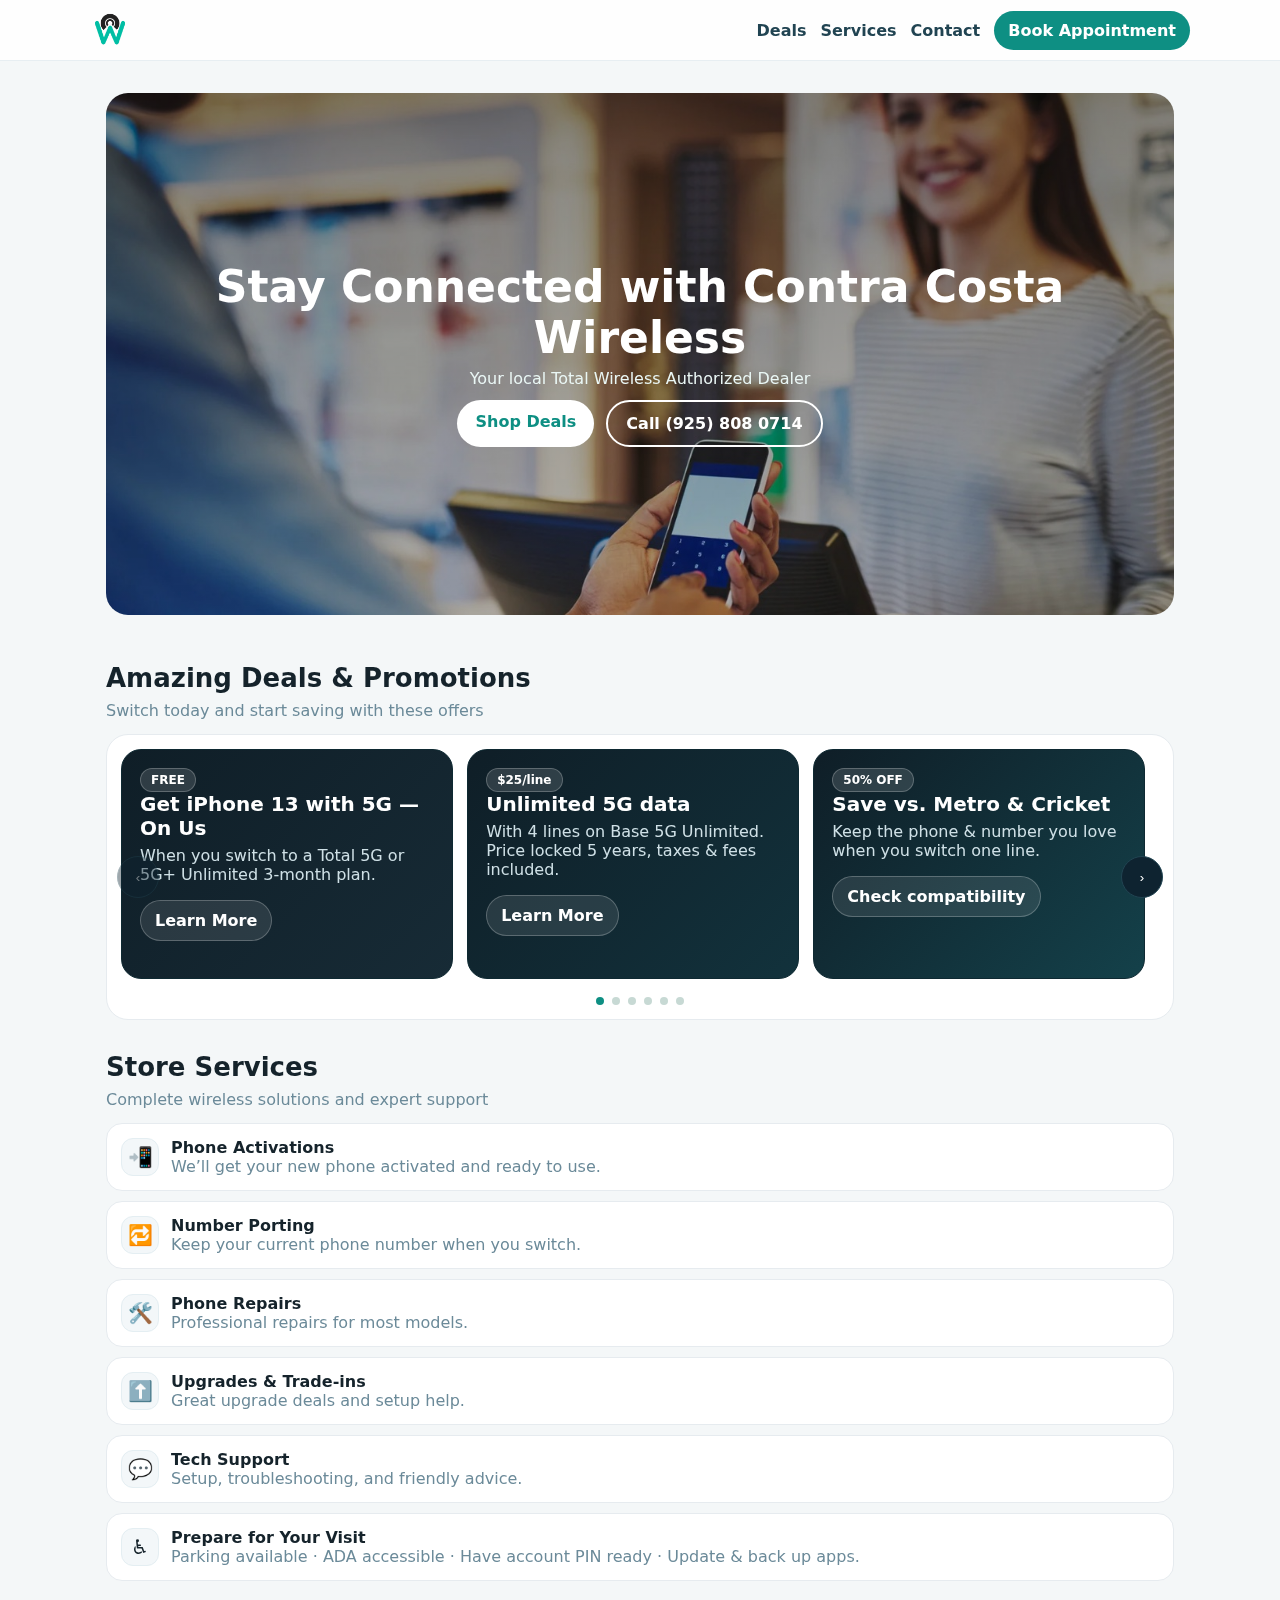
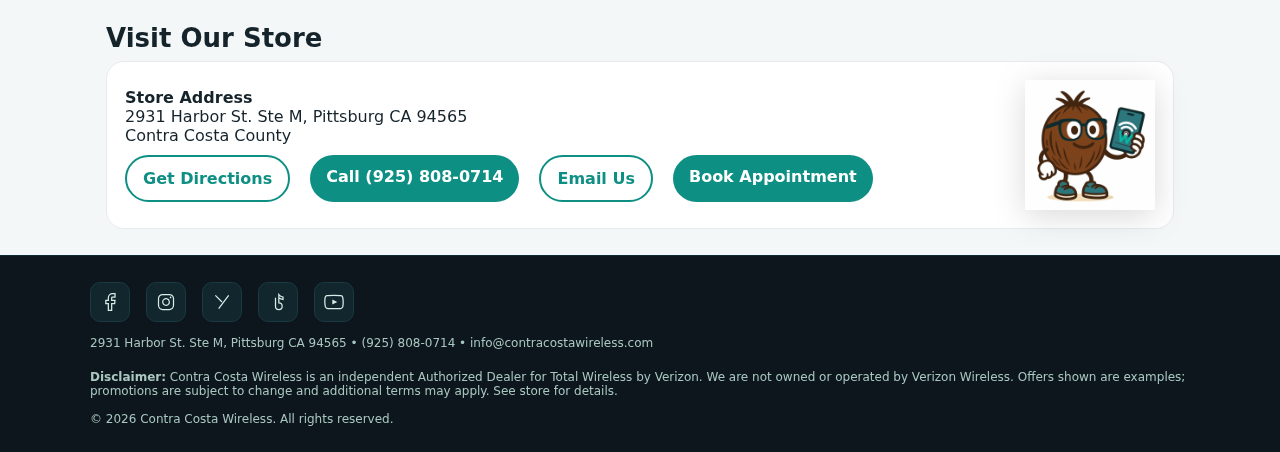
<file: index.html>
<!doctype html>
<html lang="en">
<head>
  <meta charset="utf-8" />
  <meta name="viewport" content="width=device-width, initial-scale=1" />
  <title>Contra Costa Wireless • Total Wireless Authorized Dealer</title>
  <meta name="description" content="Switch to Total Wireless with Contra Costa Wireless — simple, reliable prepaid on Verizon's network. Free phones when you switch, bundle savings, BYOD, home internet, repairs and accessories." />
  <meta name="theme-color" content="#0e8f83" />

  <style>
    :root{
      --teal:#0e8f83; --teal-2:#16a394; --ink:#15232b; --muted:#6b8a99;
      --bg:#f4f7f8; --card:#ffffff; --dark:#0e1a21; --ring:0 0 0 .2rem rgba(14,143,131,.25);
      --radius:18px;
    }
    *{box-sizing:border-box}
    html,body{margin:0;background:var(--bg);color:var(--ink);font-family:ui-sans-serif,system-ui,-apple-system,Segoe UI,Roboto,Inter,Helvetica,Arial,sans-serif}
    img{max-width:100%;display:block}
    a{color:inherit;text-decoration:none}
    .wrap{max-width:1100px;margin:0 auto;padding:16px}

    /* Header */
    header.top{position:sticky;top:0;z-index:30;background:#fffefee6;backdrop-filter:saturate(130%) blur(8px);border-bottom:1px solid #e7eef2}
    .nav{display:flex;align-items:center;justify-content:space-between;gap:16px;padding:10px 0}
    .brand{display:flex;align-items:center;gap:10px}
    .brand img{height:40px;width:auto}
    .nav a.link{font-weight:700;color:#214452}
    .nav a.btn{background:var(--teal);color:#fff;padding:10px 14px;border-radius:999px;font-weight:800}
    .nav a.btn:hover{background:#0c7e73}

    /* Hero */
    .hero{
      margin:16px auto; border-radius:22px; overflow:hidden; position:relative;
      min-height:58svh; display:grid; place-items:center; text-align:center; color:#fff;
      background-image:linear-gradient(180deg,rgba(0,0,0,.45),rgba(0,0,0,.25)), url("/images/hero.jpg");
      background-size:cover; background-position:center;
    }
    .hero h1{font-size:clamp(28px,6vw,44px);margin:0 0 6px}
    .hero p{margin:0 0 12px;color:#eaf7f5}
    .cta-row{display:flex;gap:12px;flex-wrap:wrap;justify-content:center}
    .cta{display:inline-block;background:#fff;color:var(--teal);font-weight:800;padding:12px 18px;border-radius:999px}
    .cta--ghost{background:transparent;border:2px solid #fff;color:#fff}

    /* Sections */
    section{padding:24px 0}
    h2.section-title{font-size:26px;margin:0 0 8px}
    p.section-sub{margin:0 0 14px;color:var(--muted)}

    /* Slider */
    .slider{position:relative;background:#fff;border:1px solid #e6ebef;border-radius:22px;padding:14px;overflow:hidden}
    .slides{display:flex;gap:14px;scroll-behavior:smooth;overflow-x:auto;padding-bottom:8px;scroll-snap-type:x mandatory}
    .slides::-webkit-scrollbar{height:8px}
    .slides::-webkit-scrollbar-thumb{background:#cfe3de;border-radius:999px}
    .slide{flex:0 0 86%; max-width:86%; background:linear-gradient(135deg,#0f1e27,#172b36); color:#e7f3f0; border-radius:20px; padding:18px; border:1px solid #0e2932; scroll-snap-align:start}
    .slide h3{margin:0 0 6px;color:#fff;font-size:20px}
    .slide p{margin:0 0 10px;color:#cfe0e6}
    .pill{display:inline-block;border:1px solid #ffffff3a;background:#ffffff22;color:#fff;padding:4px 10px;border-radius:999px;font-size:12px;font-weight:800}
    .slide .learn{display:inline-block;margin-top:6px;background:#ffffff1a;border:1px solid #ffffff3d;color:#fff;padding:10px 14px;border-radius:999px;font-weight:700}

    /* slider controls */
    .arrow{position:absolute;top:50%;transform:translateY(-50%);width:42px;height:42px;border-radius:999px;display:grid;place-items:center;background:#0e2330;color:#fff;border:1px solid #214452;cursor:pointer}
    .arrow[disabled]{opacity:.4;pointer-events:none}
    .arrow.left{left:10px} .arrow.right{right:10px}
    .dots{display:flex;gap:8px;justify-content:center;margin-top:10px}
    .dot{width:8px;height:8px;border-radius:999px;background:#c7d9d4}
    .dot.active{background:var(--teal)}

    /* Services list */
    .services .item{background:#fff;border:1px solid #e6ebef;border-radius:16px;padding:14px;margin-bottom:10px;display:flex;gap:12px;align-items:flex-start}
    .ico{width:38px;height:38px;border-radius:12px;display:grid;place-items:center;background:#f3f7f9;border:1px solid #e4eef2;font-size:20px}

    /* Visit card */
    .visit .card{background:#fff;border:1px solid #e6ebef;border-radius:18px;padding:18px;display:flex;gap:16px;align-items:center;flex-wrap:wrap}
    .visit .coco{width:min(26vw,130px);filter:drop-shadow(0 6px 16px rgba(0,0,0,.15))}

    .btn{appearance:none;border:none;border-radius:999px;padding:12px 16px;font-weight:800;cursor:pointer}
    .btn.primary{background:var(--teal);color:#fff}
    .btn.outline{background:#fff;border:2px solid var(--teal);color:var(--teal)}
    .btn + .btn{margin-left:10px}

    /* Footer */
    footer{background:#0c161c;color:#d6ece7;padding:26px 16px;margin-top:10px;border-top:1px solid #0f2931}
    .foot{max-width:1100px;margin:0 auto;display:grid;gap:14px}
    .socials{display:flex;gap:16px;align-items:center}
    .socials a{display:grid;place-items:center;width:40px;height:40px;border-radius:10px;background:#11262d;border:1px solid #1b3942}
    .tiny{font-size:12px;color:#a9c7c0}

    @media (min-width:900px){
      .slide{flex-basis:32%;max-width:32%}
    }
  </style>
</head>
<body>

  <!-- Sticky header -->
  <header class="top">
    <div class="wrap nav">
      <div class="brand">
        <!-- Logo only -->
        <img src="/images/Logo.png" alt="Contra Costa Wireless logo" />
      </div>
      <nav style="display:flex;gap:14px;align-items:center;">
        <a class="link" href="#deals">Deals</a>
        <a class="link" href="#services">Services</a>
        <a class="link" href="#visit">Contact</a>
        <a class="btn" href="https://form.jotform.com/252469328813060" target="_blank" rel="noopener">Book Appointment</a>
      </nav>
    </div>
  </header>

  <!-- Hero (no Coco here) -->
  <div class="wrap">
    <section class="hero" aria-label="Hero with background">
      <div style="z-index:1">
        <h1>Stay Connected with Contra Costa Wireless</h1>
        <p>Your local Total Wireless Authorized Dealer</p>
        <div class="cta-row">
          <a class="cta" href="#deals">Shop Deals</a>
          <a class="cta cta--ghost" href="tel:+19258080714">Call (925) 808 0714</a>
        </div>
      </div>
    </section>
  </div>

  <!-- Promotions Slider -->
  <section id="deals" class="wrap">
    <h2 class="section-title">Amazing Deals & Promotions</h2>
    <p class="section-sub">Switch today and start saving with these offers</p>

    <div class="slider" id="promoSlider" aria-label="Deals slider">
      <button class="arrow left" aria-label="Previous" id="prevBtn">‹</button>
      <button class="arrow right" aria-label="Next" id="nextBtn">›</button>

      <div class="slides" id="slides">
        <article class="slide"><div class="pill">FREE</div><h3>Get iPhone 13 with 5G — On Us</h3><p>When you switch to a Total 5G or 5G+ Unlimited 3-month plan.</p><a class="learn" href="#visit">Learn More</a></article>
        <article class="slide" style="background:linear-gradient(135deg,#0f1e27,#12323c)"><div class="pill">$25/line</div><h3>Unlimited 5G data</h3><p>With 4 lines on Base 5G Unlimited. Price locked 5 years, taxes & fees included.</p><a class="learn" href="#visit">Learn More</a></article>
        <article class="slide" style="background:linear-gradient(135deg,#0f1e27,#14414a)"><div class="pill">50% OFF</div><h3>Save vs. Metro & Cricket</h3><p>Keep the phone & number you love when you switch one line.</p><a class="learn" href="#visit">Check compatibility</a></article>
        <article class="slide" style="background:linear-gradient(135deg,#0f1e27,#165057)"><div class="pill">BOGO</div><h3>Galaxy A36 5G + Tab A9+ 5G</h3><p>Activate a new line on Total 5G Unlimited 6-month tablet plan.</p><a class="learn" href="#visit">Learn More</a></article>
        <article class="slide" style="background:linear-gradient(135deg,#0f1e27,#176665)"><div class="pill">Up to 4 FREE</div><h3>moto g stylus 5G (2024)</h3><p>With Total Base 5G Unlimited plan or higher.</p><a class="learn" href="#visit">Learn More</a></article>
        <article class="slide" style="background:linear-gradient(135deg,#0f1e27,#187472)"><div class="pill">2 months FREE</div><h3>Unlimited 5G Home Internet</h3><p>When bundled with any phone plan. First month $45. Router sold separately.</p><a class="learn" href="#visit">Check availability</a></article>
      </div>

      <div class="dots" id="dots" aria-hidden="true"></div>
    </div>
  </section>

  <!-- Services -->
  <section id="services" class="wrap services">
    <h2 class="section-title">Store Services</h2>
    <p class="section-sub">Complete wireless solutions and expert support</p>

    <div class="item"><div class="ico">📲</div><div><strong>Phone Activations</strong><br><span style="color:var(--muted)">We’ll get your new phone activated and ready to use.</span></div></div>
    <div class="item"><div class="ico">🔁</div><div><strong>Number Porting</strong><br><span style="color:var(--muted)">Keep your current phone number when you switch.</span></div></div>
    <div class="item"><div class="ico">🛠️</div><div><strong>Phone Repairs</strong><br><span style="color:var(--muted)">Professional repairs for most models.</span></div></div>
    <div class="item"><div class="ico">⬆️</div><div><strong>Upgrades & Trade-ins</strong><br><span style="color:var(--muted)">Great upgrade deals and setup help.</span></div></div>
    <div class="item"><div class="ico">💬</div><div><strong>Tech Support</strong><br><span style="color:var(--muted)">Setup, troubleshooting, and friendly advice.</span></div></div>

    <div class="item"><div class="ico">♿</div><div><strong>Prepare for Your Visit</strong><br><span style="color:var(--muted)">Parking available · ADA accessible · Have account PIN ready · Update & back up apps.</span></div></div>
  </section>

  <!-- Visit / Contact (Coco here) -->
  <section id="visit" class="wrap visit">
    <h2 class="section-title">Visit Our Store</h2>
    <div class="card">
      <div style="flex:1;min-width:260px">
        <p style="margin:0 0 10px"><strong>Store Address</strong><br/>2931 Harbor St. Ste M, Pittsburg CA 94565<br/>Contra Costa County</p>
        <div style="display:flex;gap:10px;flex-wrap:wrap">
          <a class="btn outline" href="https://maps.app.goo.gl/fqagDCz8965x9iDw8" target="_blank" rel="noopener">Get Directions</a>
          <a class="btn primary" href="tel:+19258080714">Call (925) 808-0714</a>
          <a class="btn outline" href="mailto:info@contracostawireless.com">Email Us</a>
          <a class="btn primary" href="https://form.jotform.com/252469328813060" target="_blank" rel="noopener">Book Appointment</a>
        </div>
      </div>
      <img class="coco" src="/images/Coco.png" alt="Coco, our friendly mascot">
    </div>
  </section>

  <!-- Footer -->
  <footer>
    <div class="foot">
      <div class="socials" aria-label="social links">
        <a href="https://www.facebook.com/TotalWirelessCCW" target="_blank" rel="noopener" aria-label="Facebook">
          <svg width="20" height="20" viewBox="0 0 24 24" fill="none"><path d="M18 2h-3a5 5 0 00-5 5v3H7v4h3v8h4v-8h3.6L18 10h-4V7a1 1 0 011-1h3z" stroke="#d6ece7" stroke-width="1.5"/></svg>
        </a>
        <a href="https://www.instagram.com/totalwirelessccw/" target="_blank" rel="noopener" aria-label="Instagram">
          <svg width="20" height="20" viewBox="0 0 24 24" fill="none"><rect x="3" y="3" width="18" height="18" rx="5" stroke="#d6ece7" stroke-width="1.5"/><path d="M16 11.37A4 4 0 1112.63 8 4 4 0 0116 11.37z" stroke="#d6ece7" stroke-width="1.5"/><circle cx="17.5" cy="6.5" r="1" fill="#d6ece7"/></svg>
        </a>
        <a href="https://x.com" target="_blank" rel="noopener" aria-label="Twitter">
          <svg width="20" height="20" viewBox="0 0 24 24" fill="none"><path d="M4 4l8 8M20 4L8 20" stroke="#d6ece7" stroke-width="1.5"/></svg>
        </a>
        <a href="https://tiktok.com" target="_blank" rel="noopener" aria-label="TikTok">
          <svg width="20" height="20" viewBox="0 0 24 24" fill="none"><path d="M9 7v10a4 4 0 104-4V3c1.2 1.6 3 2.7 5 3v3c-1.8-.2-3.5-.9-5-2" stroke="#d6ece7" stroke-width="1.5"/></svg>
        </a>
        <a href="https://youtube.com" target="_blank" rel="noopener" aria-label="YouTube">
          <svg width="20" height="20" viewBox="0 0 24 24" fill="none"><path d="M22.5 6.4a2.8 2.8 0 00-1.9-2C18.9 4 12 4 12 4S5.1 4 3.4 4.4a2.8 2.8 0 00-2 2A30 30 0 001 12a30 30 0 00.6 5.6 2.8 2.8 0 002 2C5.1 20 12 20 12 20s6.9 0 8.6-.4a2.8 2.8 0 002-2A30 30 0 0023 12a30 30 0 00-.5-5.6z" stroke="#d6ece7" stroke-width="1.5"/><path d="M10 9l6 3-6 3V9z" fill="#d6ece7"/></svg>
        </a>
      </div>

      <div class="tiny">2931 Harbor St. Ste M, Pittsburg CA 94565 • (925) 808-0714 • info@contracostawireless.com</div>

      <div class="tiny" style="margin-top:6px">
        <strong>Disclaimer:</strong> Contra Costa Wireless is an independent Authorized Dealer for Total Wireless by Verizon. We are not owned or operated by Verizon Wireless. Offers shown are examples; promotions are subject to change and additional terms may apply. See store for details.
      </div>
      <div class="tiny">© <span id="year"></span> Contra Costa Wireless. All rights reserved.</div>
    </div>
  </footer>

  <script>
    // year
    document.getElementById('year').textContent = new Date().getFullYear();

    // simple slider controls
    const scroller = document.getElementById('slides');
    const prev = document.getElementById('prevBtn');
    const next = document.getElementById('nextBtn');
    const dotsWrap = document.getElementById('dots');

    function updateArrows(){
      prev.disabled = scroller.scrollLeft <= 0;
      const max = scroller.scrollWidth - scroller.clientWidth - 2;
      next.disabled = scroller.scrollLeft >= max;
    }

    // dots
    const slides = Array.from(scroller.children);
    slides.forEach(()=> {
      const d = document.createElement('div');
      d.className = 'dot';
      dotsWrap.appendChild(d);
    });
    const dots = Array.from(dotsWrap.children);

    function syncDots(){
      const cardW = scroller.firstElementChild.getBoundingClientRect().width + 14;
      const i = Math.round(scroller.scrollLeft / cardW);
      dots.forEach((d,idx)=> d.classList.toggle('active', idx===i));
    }

    prev.addEventListener('click', ()=> scroller.scrollBy({left: -scroller.clientWidth, behavior:'smooth'}));
    next.addEventListener('click', ()=> scroller.scrollBy({left: scroller.clientWidth, behavior:'smooth'}));
    scroller.addEventListener('scroll', ()=>{ updateArrows(); syncDots(); });

    // touch swipe assist
    let startX=0;
    scroller.addEventListener('pointerdown', e=>{ startX=e.clientX; });
    scroller.addEventListener('pointerup', e=>{
      const dx = e.clientX - startX;
      if(Math.abs(dx)>40){
        scroller.scrollBy({left: dx>0 ? -scroller.clientWidth : scroller.clientWidth, behavior:'smooth'});
      }
    });

    // init
    updateArrows(); syncDots();
  </script>
</body>
</html>
</file>
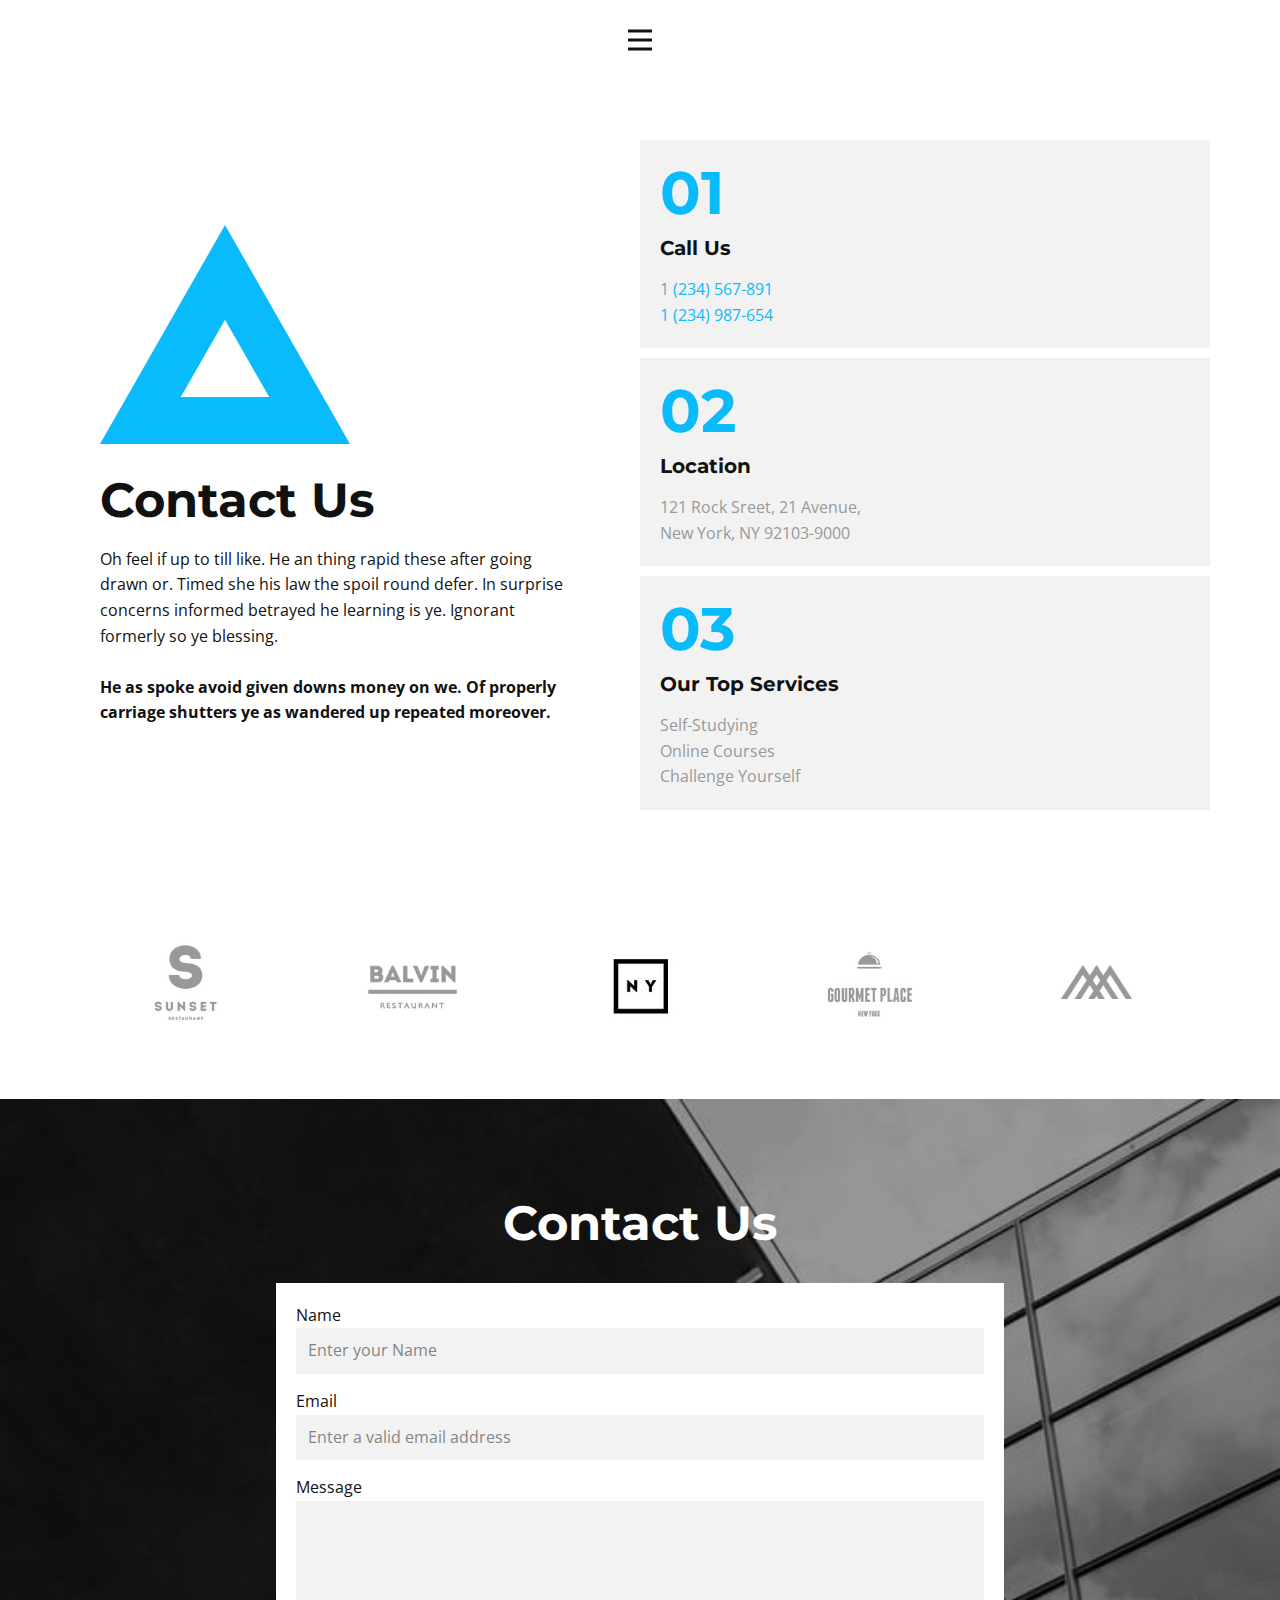
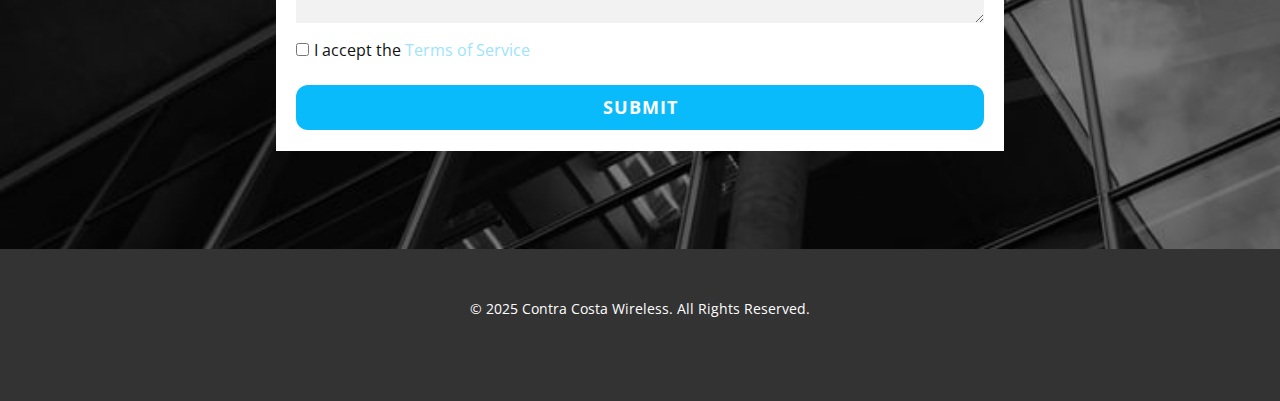
<file: Contact.html>
<!DOCTYPE html>
<html style="font-size: 16px;" lang="en"><head>
    <meta name="viewport" content="width=device-width, initial-scale=1.0">
    <meta charset="utf-8">
    <meta name="keywords" content="Contact Us, 01, 02, 03, Contact Us">
    <meta name="description" content="">
    <title>Contact</title>
    <link rel="stylesheet" href="nicepage.css" media="screen">
<link rel="stylesheet" href="Contact.css" media="screen">
    <script class="u-script" type="text/javascript" src="jquery.js" defer=""></script>
    <script class="u-script" type="text/javascript" src="nicepage.js" defer=""></script>
    <meta name="generator" content="Nicepage 7.12.19, nicepage.com">
    
    
    
    
    
    <link id="u-page-google-font" rel="stylesheet" href="https://fonts.googleapis.com/css2?display=swap&amp;family=Roboto:ital,wght@0,100;0,200;0,300;0,400;0,500;0,600;0,700;0,800;0,900;1,100;1,200;1,300;1,400;1,500;1,600;1,700;1,800;1,900&amp;family=Open+Sans:ital,wght@0,300;0,400;0,500;0,600;0,700;0,800;1,300;1,400;1,500;1,600;1,700;1,800&amp;family=Montserrat:ital,wght@0,100;0,200;0,300;0,400;0,500;0,600;0,700;0,800;0,900;1,100;1,200;1,300;1,400;1,500;1,600;1,700;1,800;1,900">
    <script type="application/ld+json">{
		"@context": "http://schema.org",
		"@type": "Organization",
		"name": ""
}</script>
    <meta name="theme-color" content="#0abbfb">
    <meta property="og:title" content="Contact">
    <meta property="og:type" content="website">
  <meta name="referrer" content="origin"><meta data-intl-tel-input-cdn-path="intlTelInput/"></head>
  <body data-path-to-root="./" data-include-products="false" class="u-body u-xl-mode" data-lang="en"><header class="u-clearfix u-container-align-center u-header u-header" id="sec-26ab"><div class="u-clearfix u-sheet u-sheet-1">
        <nav class="u-menu u-menu-hamburger u-offcanvas u-menu-1" data-responsive-from="XL" role="navigation">
          <div class="menu-collapse" style="font-size: 1rem; letter-spacing: 0px;">
            <a class="u-button-style u-custom-left-right-menu-spacing u-custom-padding-bottom u-custom-text-hover-color u-custom-top-bottom-menu-spacing u-hamburger-link u-nav-link u-text-active-palette-1-base u-text-hover-palette-2-base" href="#" tabindex="-1" aria-label="Open menu" aria-controls="f42d">
              <svg class="u-svg-link" viewBox="0 0 24 24"><use xlink:href="#menu-hamburger"></use></svg>
              <svg class="u-svg-content" version="1.1" id="menu-hamburger" viewBox="0 0 16 16" x="0px" y="0px" xmlns:xlink="http://www.w3.org/1999/xlink" xmlns="http://www.w3.org/2000/svg"><g><rect y="1" width="16" height="2"></rect><rect y="7" width="16" height="2"></rect><rect y="13" width="16" height="2"></rect>
</g></svg>
            </a>
          </div>
          <div class="u-custom-menu u-nav-container">
            <ul class="u-nav u-unstyled u-nav-1" role="menubar"><li class="u-nav-item" role="none"><a class="u-button-style u-nav-link u-text-active-palette-1-base u-text-hover-palette-1-light-2" href="./" style="padding: 10px 20px;" role="menuitem">Home 1</a>
</li><li class="u-nav-item" role="none"><a class="u-button-style u-nav-link u-text-active-palette-1-base u-text-hover-palette-1-light-2" href="Team.html" style="padding: 10px 20px;" role="menuitem">Team</a>
</li><li class="u-nav-item" role="none"><a class="u-button-style u-nav-link u-text-active-palette-1-base u-text-hover-palette-1-light-2" href="Contact.html" style="padding: 10px 20px;" role="menuitem">Contact 1</a>
</li></ul>
          </div>
          <div class="u-custom-menu u-nav-container-collapse" id="f42d" role="region" aria-label="Menu panel">
            <div class="u-black u-container-style u-inner-container-layout u-opacity u-opacity-95 u-sidenav">
              <div class="u-inner-container-layout u-sidenav-overflow">
                <div class="u-menu-close" tabindex="-1" aria-label="Close menu"></div>
                <ul class="u-align-center u-nav u-popupmenu-items u-unstyled u-nav-2"><li class="u-nav-item"><a class="u-button-style u-nav-link" href="./">Home 1</a>
</li><li class="u-nav-item"><a class="u-button-style u-nav-link" href="Team.html">Team</a>
</li><li class="u-nav-item"><a class="u-button-style u-nav-link" href="Contact.html">Contact 1</a>
</li></ul>
              </div>
            </div>
            <div class="u-black u-menu-overlay u-opacity u-opacity-70"></div>
          </div>
        </nav>
      </div></header>
    <section class="u-align-center-lg u-align-center-md u-align-center-sm u-align-center-xs u-align-left-xl u-clearfix u-container-align-center-sm u-container-align-center-xs u-section-1" id="sec-14b4">
      <div class="u-clearfix u-sheet u-valign-middle-lg u-valign-middle-md u-valign-middle-sm u-valign-middle-xl u-sheet-1">
        <div class="u-align-center u-container-align-center-sm u-container-align-center-xs u-container-align-left-lg u-container-align-left-md u-container-align-left-xl u-container-style u-group u-shape-rectangle u-group-1">
          <div class="u-container-layout u-valign-middle u-container-layout-1">
            <div class="u-shape u-shape-svg u-text-palette-1-base u-shape-1">
              <svg class="u-svg-link" preserveAspectRatio="none" viewBox="0 0 160 140" style=""><use xlink:href="#svg-425f"></use></svg>
              <svg class="u-svg-content" viewBox="0 0 160 140" x="0px" y="0px" id="svg-425f"><path d="M80,60.5l28.3,49.5H51.7L80,60.5 M80,0L0,140h160L80,0L80,0z"></path></svg>
            </div>
            <h2 class="u-align-center-sm u-align-center-xs u-align-left-lg u-align-left-md u-align-left-xl u-text u-text-default u-text-1">Contact Us</h2>
            <p class="u-align-center-sm u-align-center-xs u-align-left-lg u-align-left-md u-align-left-xl u-text u-text-default u-text-2"> Oh feel if up to till like.&nbsp;He an thing rapid these after going drawn or. Timed she his law the spoil round defer. In surprise concerns informed betrayed he learning is ye. Ignorant formerly so ye blessing.&nbsp;<br>
              <br><span style="font-weight: 700;">He as spoke avoid given downs money on we. Of properly carriage shutters ye as wandered up repeated moreover.</span>
            </p>
          </div>
        </div>
        <div class="u-list u-list-1">
          <div class="u-repeater u-repeater-1">
            <div class="u-align-left u-container-align-center-sm u-container-align-center-xs u-container-style u-grey-5 u-list-item u-repeater-item">
              <div class="u-container-layout u-similar-container u-container-layout-2">
                <h2 class="u-align-center-sm u-align-center-xs u-custom-font u-font-montserrat u-text u-text-palette-1-base u-text-3">01</h2>
                <h5 class="u-align-center-sm u-align-center-xs u-text u-text-4">Call Us</h5>
                <p class="u-align-center-sm u-align-center-xs u-text u-text-grey-40 u-text-5"> 1 <a href="tel:(234) 567-891">(234) 567-891</a>
                  <br>
                  <a href="tel:1 (234) 987-654">1 (234) 987-654</a>
                </p>
              </div>
            </div>
            <div class="u-align-left u-container-align-center-sm u-container-align-center-xs u-container-style u-grey-5 u-list-item u-repeater-item">
              <div class="u-container-layout u-similar-container u-container-layout-3">
                <h2 class="u-align-center-sm u-align-center-xs u-custom-font u-font-montserrat u-text u-text-palette-1-base u-text-6">02</h2>
                <h5 class="u-align-center-sm u-align-center-xs u-text u-text-7">Location</h5>
                <p class="u-align-center-sm u-align-center-xs u-text u-text-grey-40 u-text-8"> 121 Rock Sreet, 21 Avenue,<br>New York, NY 92103-9000
                </p>
              </div>
            </div>
            <div class="u-align-left u-container-align-center-sm u-container-align-center-xs u-container-style u-grey-5 u-list-item u-repeater-item">
              <div class="u-container-layout u-similar-container u-container-layout-4">
                <h2 class="u-align-center-sm u-align-center-xs u-custom-font u-font-montserrat u-text u-text-palette-1-base u-text-9">03</h2>
                <h5 class="u-align-center-sm u-align-center-xs u-text u-text-10">Our Top Services</h5>
                <p class="u-align-center-sm u-align-center-xs u-text u-text-grey-40 u-text-11"> Self-Studying<br>Online Courses<br>Challenge Yourself
                </p>
              </div>
            </div>
          </div>
        </div>
      </div>
    </section>
    <section class="u-clearfix u-white u-section-2" id="sec-4b90">
      <div class="u-clearfix u-sheet u-sheet-1">
        <div class="data-layout-selected u-clearfix u-disable-padding u-expanded-width u-gutter-0 u-layout-wrap u-layout-wrap-1">
          <div class="u-gutter-0 u-layout">
            <div class="u-layout-row">
              <div class="u-container-style u-image u-image-contain u-layout-cell u-left-cell u-size-12 u-size-60-md u-image-1" imgwidth="150" imgheight="150">
                <div class="u-container-layout u-valign-middle u-container-layout-1" src=""></div>
              </div>
              <div class="u-align-center u-container-style u-image u-image-contain u-layout-cell u-size-12 u-size-60-md u-image-2" imgwidth="150" imgheight="150">
                <div class="u-container-layout u-valign-middle u-container-layout-2" src=""></div>
              </div>
              <div class="u-container-style u-image u-image-contain u-layout-cell u-size-12 u-size-60-md u-image-3" imgwidth="150" imgheight="150">
                <div class="u-container-layout u-valign-middle u-container-layout-3" src=""></div>
              </div>
              <div class="u-container-style u-image u-image-contain u-layout-cell u-size-12 u-size-60-md u-image-4" imgwidth="150" imgheight="150">
                <div class="u-container-layout u-valign-middle u-container-layout-4" src=""></div>
              </div>
              <div class="u-container-style u-image u-image-contain u-layout-cell u-size-12 u-size-60-md u-image-5" imgwidth="150" imgheight="150">
                <div class="u-container-layout u-valign-middle u-container-layout-5" src=""></div>
              </div>
            </div>
          </div>
        </div>
      </div>
    </section>
    <section class="u-clearfix u-container-align-center u-image u-shading u-section-3" id="sec-5d13" data-image-width="720" data-image-height="1080">
      <div class="u-clearfix u-sheet u-valign-middle u-sheet-1">
        <h2 class="u-align-center u-text u-text-default u-text-1" data-animation-name="" data-animation-duration="0" data-animation-delay="0" data-animation-direction="">Contact Us</h2>
        <div class="custom-expanded u-form u-white u-form-1">
          <form action="https://forms.nicepagesrv.com/v2/form/process" class="u-clearfix u-form-spacing-15 u-form-vertical u-inner-form" style="padding: 20px;" source="email" name="form">
            <div class="u-form-group u-form-name">
              <label for="name-daf4" class="u-label">Name</label>
              <input type="text" placeholder="Enter your Name" id="name-daf4" name="name" class="u-border-none u-grey-5 u-input u-input-rectangle" required="">
            </div>
            <div class="u-form-email u-form-group">
              <label for="email-daf4" class="u-label">Email</label>
              <input type="email" placeholder="Enter a valid email address" id="email-daf4" name="email" class="u-border-none u-grey-5 u-input u-input-rectangle" required="">
            </div>
            <div class="u-form-group u-form-message">
              <label for="message-daf4" class="u-label">Message</label>
              <textarea placeholder="" rows="4" cols="50" id="message-daf4" name="message" class="u-border-none u-grey-5 u-input u-input-rectangle" required=""></textarea>
            </div>
            <div class="u-form-agree u-form-group u-form-group-4">
              <label class="u-block-7dab-43 u-field-label" style=""></label>
              <input type="checkbox" id="agree-f183" name="agree" class="u-agree-checkbox u-field-input" required="">
              <label for="agree-f183" class="u-block-7dab-32 u-field-label" style="">I accept the <a href="#">Terms of Service</a>
              </label>
            </div>
            <div class="u-align-right u-form-group u-form-submit">
              <a href="#" class="u-active-palette-1-light-2 u-border-none u-btn u-btn-round u-btn-submit u-button-style u-hover-palette-1-light-2 u-palette-1-base u-radius-12 u-btn-1">Submit</a>
              <input type="submit" value="submit" class="u-form-control-hidden">
            </div>
            <div class="u-form-send-message u-form-send-success">Thank you! Your message has been sent.</div>
            <div class="u-form-send-error u-form-send-message">Unable to send your message. Please fix errors then try again.</div>
            <input type="hidden" value="" name="recaptchaResponse">
            <input type="hidden" name="formServices" value="">
          </form>
        </div>
      </div>
    </section>
    
    
    
    <footer class="u-align-center u-clearfix u-container-align-center u-footer u-grey-80 u-footer" id="sec-29e7"><div class="u-clearfix u-sheet u-sheet-1">
        <p class="u-small-text u-text u-text-variant u-text-1"> © 2025 Contra Costa Wireless. All Rights Reserved.<br>
        </p>
      </div></footer>
    <section class="u-backlink u-clearfix u-grey-80"></section>
  
</body></html>
</file>
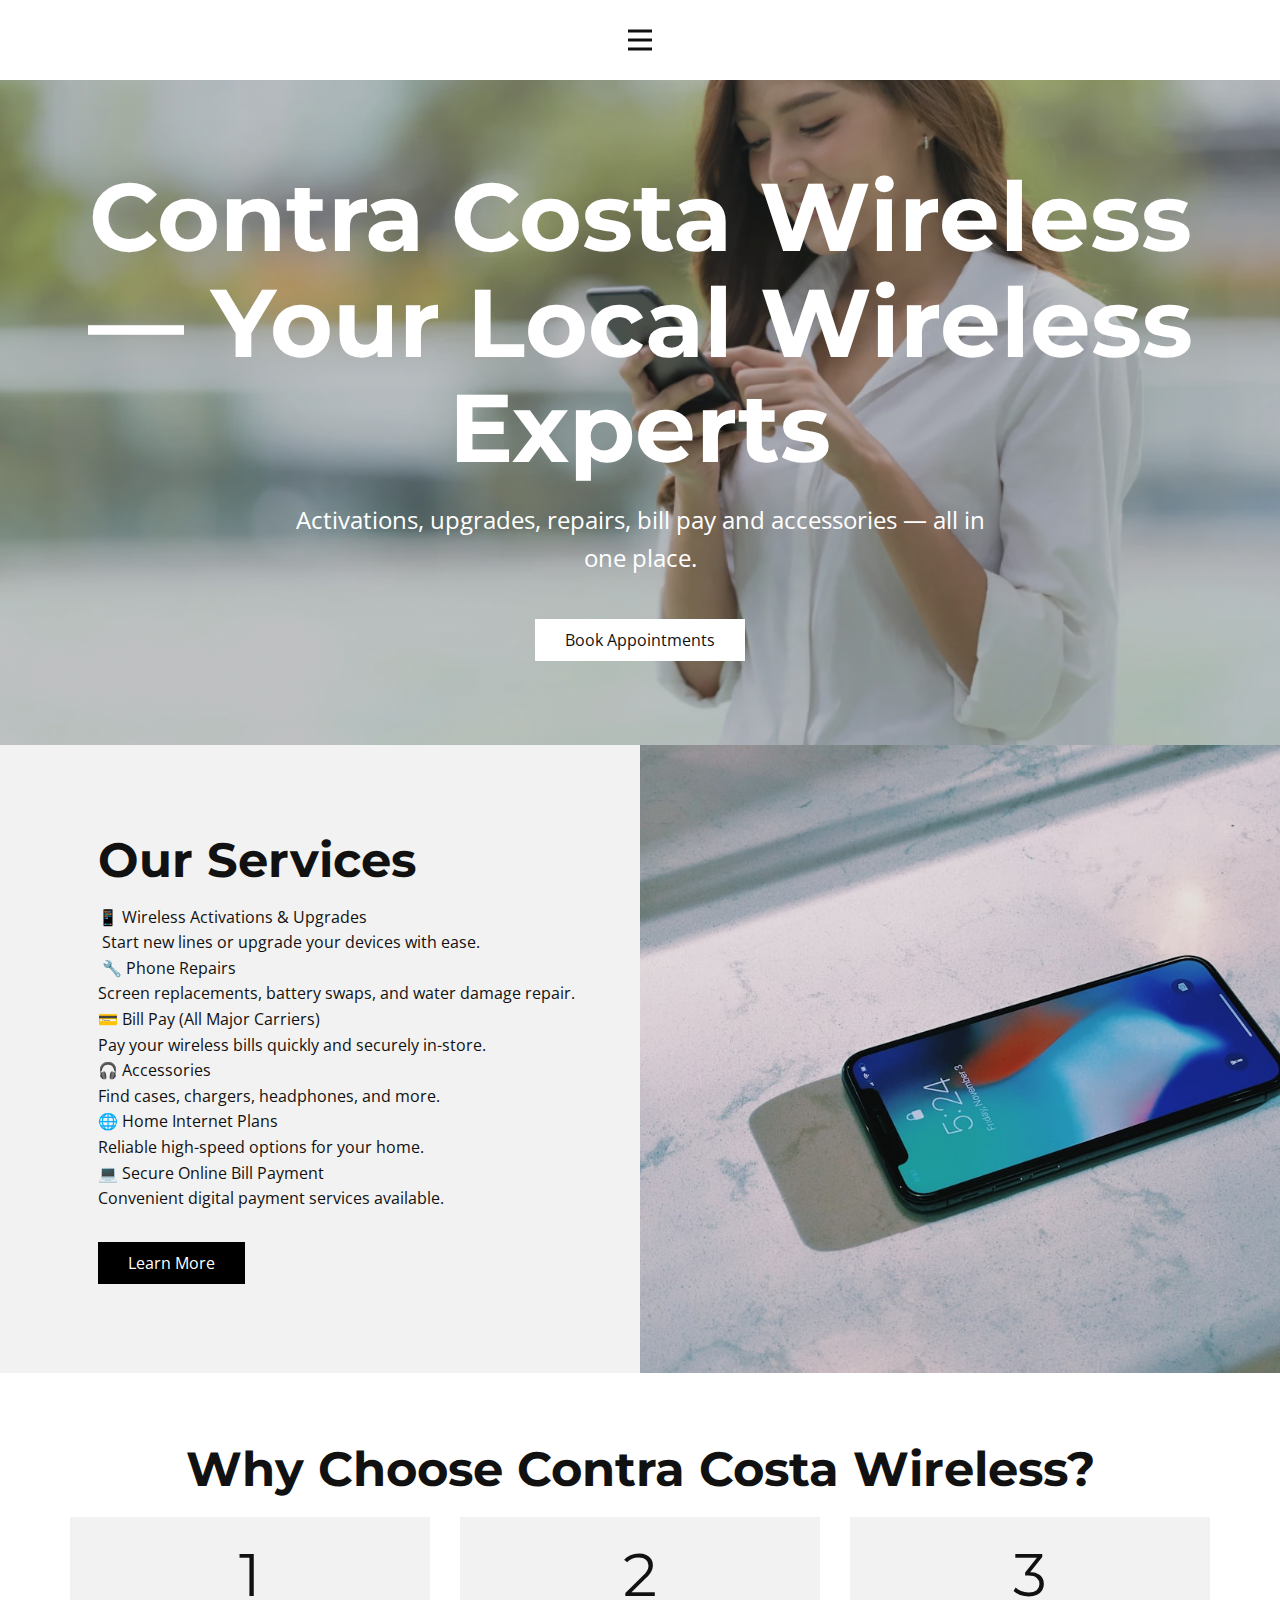
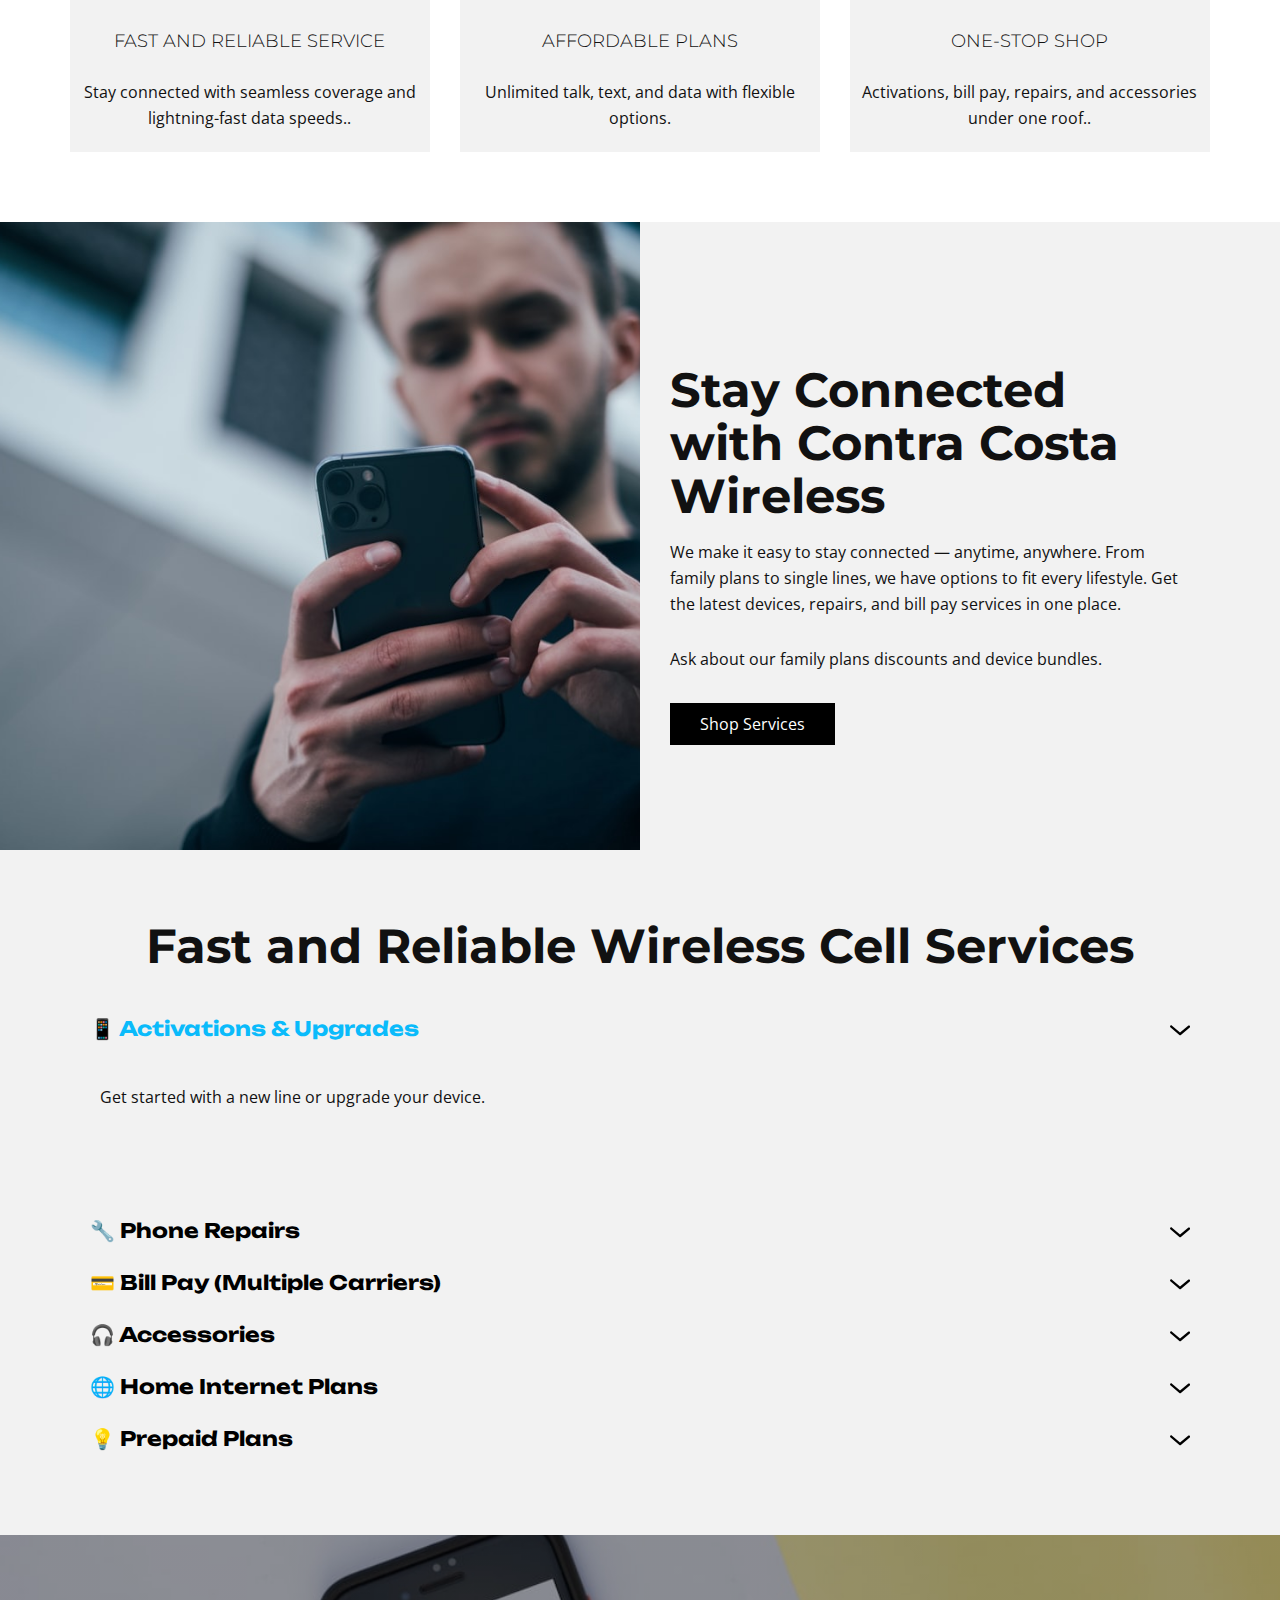
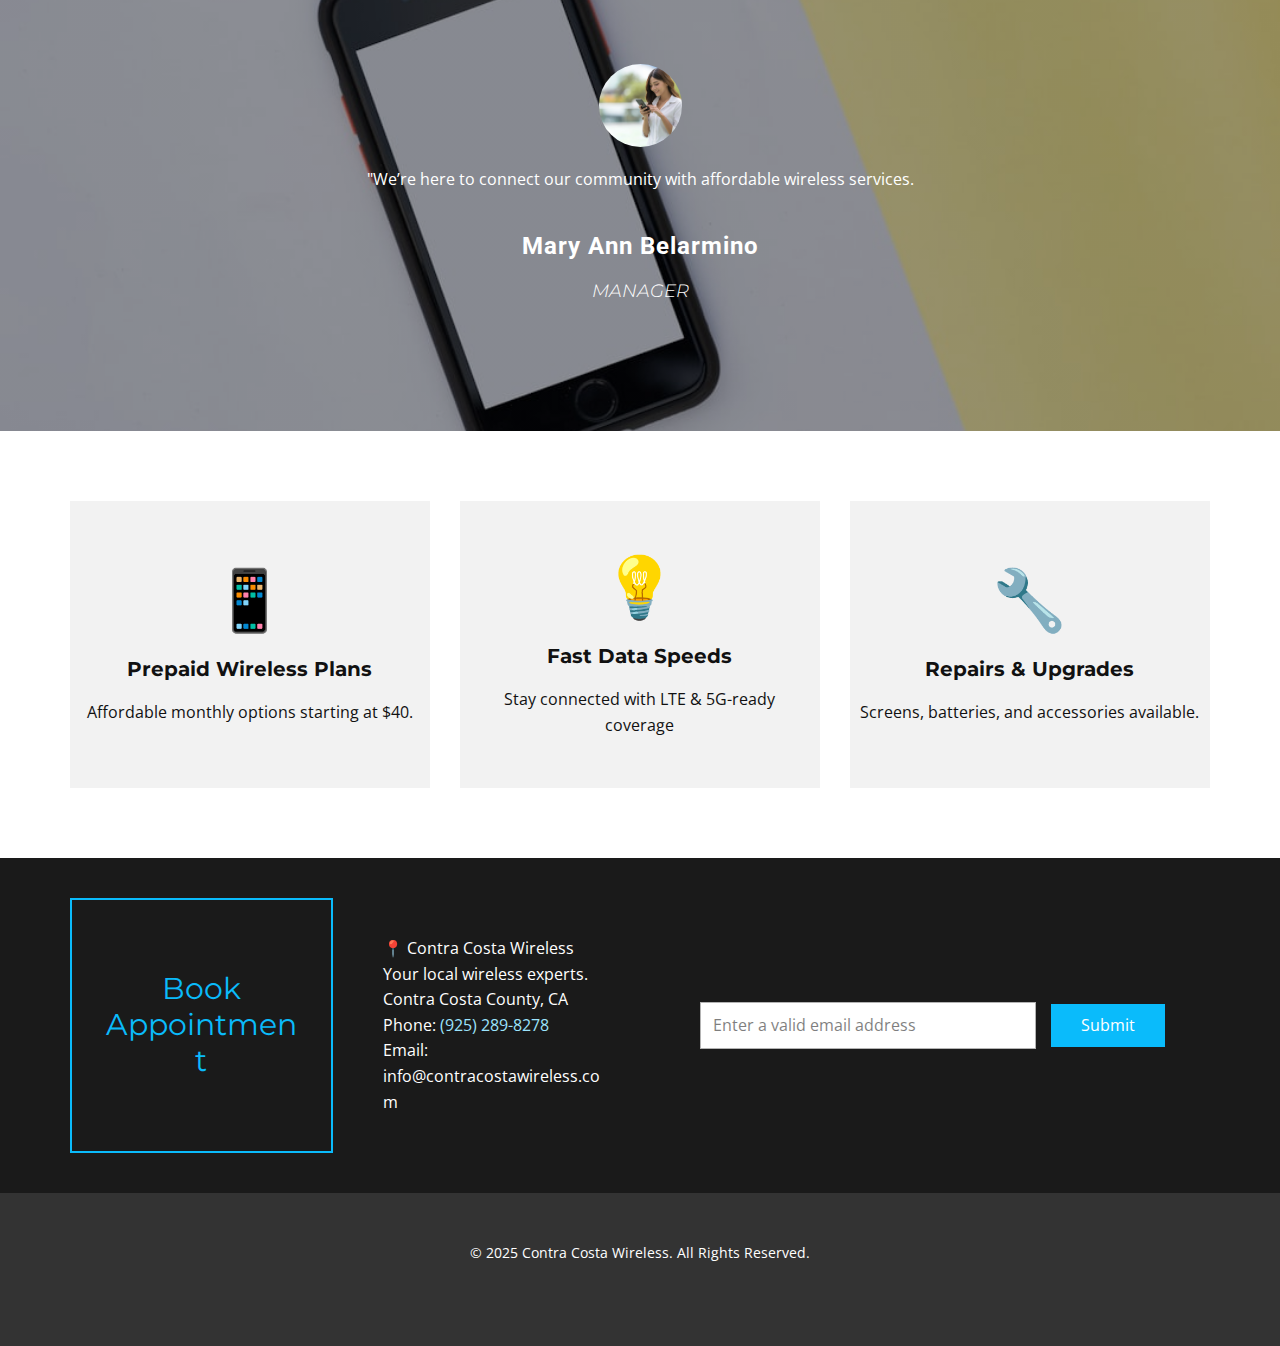
<file: Page-1.html>
<!DOCTYPE html>
<html style="font-size: 16px;" lang="en"><head>
    <meta name="viewport" content="width=device-width, initial-scale=1.0">
    <meta charset="utf-8">
    <meta name="keywords" content="Connect Anywhere with Premium Cell Services, Secure Your Connection with Leading Services, Service Providers, Enhance Your Communication with Wireless Services, Fast and Reliable Wireless Cell Services, Contact us">
    <meta name="description" content="">
    <title>Page 1</title>
    <link rel="stylesheet" href="nicepage.css" media="screen">
<link rel="stylesheet" href="Page-1.css" media="screen">
    <script class="u-script" type="text/javascript" src="jquery.js" defer=""></script>
    <script class="u-script" type="text/javascript" src="nicepage.js" defer=""></script>
    <meta name="generator" content="Nicepage 7.12.19, nicepage.com">
    
    
    
    
    
    
    
    
    
    
    <link id="u-page-google-font" rel="stylesheet" href="https://fonts.googleapis.com/css2?display=swap&amp;family=Roboto:ital,wght@0,100;0,200;0,300;0,400;0,500;0,600;0,700;0,800;0,900;1,100;1,200;1,300;1,400;1,500;1,600;1,700;1,800;1,900&amp;family=Open+Sans:ital,wght@0,300;0,400;0,500;0,600;0,700;0,800;1,300;1,400;1,500;1,600;1,700;1,800&amp;family=Montserrat:ital,wght@0,100;0,200;0,300;0,400;0,500;0,600;0,700;0,800;0,900;1,100;1,200;1,300;1,400;1,500;1,600;1,700;1,800;1,900&amp;family=Unbounded:wght@200;300;400;500;600;700;800;900">
    <script type="application/ld+json">{
		"@context": "http://schema.org",
		"@type": "Organization",
		"name": ""
}</script>
    <meta name="theme-color" content="#0abbfb">
    <meta property="og:title" content="Page 1">
    <meta property="og:type" content="website">
  <meta name="referrer" content="origin"><meta data-intl-tel-input-cdn-path="intlTelInput/"></head>
  <body data-path-to-root="./" data-include-products="false" class="u-body u-clearfix u-xl-mode" data-lang="en"><header class="u-clearfix u-container-align-center u-header u-header" id="sec-26ab"><div class="u-clearfix u-sheet u-sheet-1">
        <nav class="u-menu u-menu-hamburger u-offcanvas u-menu-1" data-responsive-from="XL" role="navigation">
          <div class="menu-collapse" style="font-size: 1rem; letter-spacing: 0px;">
            <a class="u-button-style u-custom-left-right-menu-spacing u-custom-padding-bottom u-custom-text-hover-color u-custom-top-bottom-menu-spacing u-hamburger-link u-nav-link u-text-active-palette-1-base u-text-hover-palette-2-base" href="#" tabindex="-1" aria-label="Open menu" aria-controls="f42d">
              <svg class="u-svg-link" viewBox="0 0 24 24"><use xlink:href="#menu-hamburger"></use></svg>
              <svg class="u-svg-content" version="1.1" id="menu-hamburger" viewBox="0 0 16 16" x="0px" y="0px" xmlns:xlink="http://www.w3.org/1999/xlink" xmlns="http://www.w3.org/2000/svg"><g><rect y="1" width="16" height="2"></rect><rect y="7" width="16" height="2"></rect><rect y="13" width="16" height="2"></rect>
</g></svg>
            </a>
          </div>
          <div class="u-custom-menu u-nav-container">
            <ul class="u-nav u-unstyled u-nav-1" role="menubar"><li class="u-nav-item" role="none"><a class="u-button-style u-nav-link u-text-active-palette-1-base u-text-hover-palette-1-light-2" href="./" style="padding: 10px 20px;" role="menuitem">Home 1</a>
</li><li class="u-nav-item" role="none"><a class="u-button-style u-nav-link u-text-active-palette-1-base u-text-hover-palette-1-light-2" href="Team.html" style="padding: 10px 20px;" role="menuitem">Team</a>
</li><li class="u-nav-item" role="none"><a class="u-button-style u-nav-link u-text-active-palette-1-base u-text-hover-palette-1-light-2" href="Contact.html" style="padding: 10px 20px;" role="menuitem">Contact 1</a>
</li></ul>
          </div>
          <div class="u-custom-menu u-nav-container-collapse" id="f42d" role="region" aria-label="Menu panel">
            <div class="u-black u-container-style u-inner-container-layout u-opacity u-opacity-95 u-sidenav">
              <div class="u-inner-container-layout u-sidenav-overflow">
                <div class="u-menu-close" tabindex="-1" aria-label="Close menu"></div>
                <ul class="u-align-center u-nav u-popupmenu-items u-unstyled u-nav-2"><li class="u-nav-item"><a class="u-button-style u-nav-link" href="./">Home 1</a>
</li><li class="u-nav-item"><a class="u-button-style u-nav-link" href="Team.html">Team</a>
</li><li class="u-nav-item"><a class="u-button-style u-nav-link" href="Contact.html">Contact 1</a>
</li></ul>
              </div>
            </div>
            <div class="u-black u-menu-overlay u-opacity u-opacity-70"></div>
          </div>
        </nav>
      </div></header> 
    <section class="skrollable u-clearfix u-container-align-center u-image u-parallax u-shading u-section-1" id="sec-defb" data-image-width="1366" data-image-height="768">
      <div class="u-clearfix u-sheet u-valign-middle u-sheet-1">
        <div class="u-align-center u-container-align-center u-container-style u-expanded-width u-group u-shape-rectangle u-group-1">
          <div class="u-container-layout u-valign-middle">
            <h1 class="u-align-center u-text u-text-1">Contra Costa Wireless — Your Local Wireless Experts</h1>
            <p class="u-align-center u-text u-text-2">Activations, upgrades, repairs, bill pay and accessories — all in one place.</p>
            <a href="https://form.jotform.com/252469328813060" class="u-align-center u-border-none u-btn u-button-style u-white u-btn-1" target="_blank">Book Appointments<br>
            </a>
          </div>
        </div>
      </div>
    </section>
    <section class="u-clearfix u-valign-middle-lg u-section-2" id="sec-e2ef">
      <div class="data-layout-selected u-align-left-md u-align-left-sm u-align-left-xs u-clearfix u-expanded-width u-layout-wrap u-layout-wrap-1">
        <div class="u-layout">
          <div class="u-layout-row">
            <div class="u-container-align-center-sm u-container-align-left-lg u-container-align-left-md u-container-align-left-xl u-container-style u-grey-5 u-layout-cell u-size-30 u-layout-cell-1">
              <div class="u-container-layout u-valign-middle u-container-layout-1">
                <h2 class="u-align-center-sm u-align-center-xs u-align-left-lg u-align-left-md u-align-left-xl u-text u-text-1">Our Services</h2>
                <p class="u-align-center-sm u-align-left-lg u-align-left-md u-align-left-xl u-align-left-xs u-text u-text-default-lg u-text-default-md u-text-default-xl u-text-2"> 📱 Wireless Activations &amp; Upgrades<br>&nbsp;Start new lines or upgrade your devices with ease.<br>&nbsp;🔧 Phone Repairs&nbsp;<br>Screen replacements, battery swaps, and water damage repair. <br> 💳 Bill Pay (All Major Carriers)&nbsp;<br>Pay your wireless bills quickly and securely in-store. <br> 🎧 Accessories&nbsp;<br>Find cases, chargers, headphones, and more. <br> 🌐 Home Internet Plans&nbsp;<br>Reliable high-speed options for your home. <br> 💻 Secure Online Bill Payment&nbsp;<br>Convenient digital payment services available.<br>
                </p>
                <a href="#" class="u-align-center-sm u-align-center-xs u-align-left-lg u-align-left-md u-align-left-xl u-black u-border-none u-btn u-button-style u-btn-1">Learn More</a>
              </div>
            </div>
            <div class="u-container-style u-image u-layout-cell u-size-30 u-image-1" data-image-width="425" data-image-height="319">
              <div class="u-container-layout u-container-layout-2"></div>
            </div>
          </div>
        </div>
      </div>
    </section>
    <section class="u-clearfix u-container-align-center u-section-3" id="sec-3ac7">
      <div class="u-clearfix u-sheet u-valign-middle u-sheet-1">
        <h2 class="u-align-center u-text u-text-default u-text-1">Why Choose Contra Costa Wireless?</h2>
        <div class="u-expanded-width u-list u-list-1">
          <div class="u-repeater u-repeater-1">
            <div class="u-container-style u-grey-5 u-list-item u-repeater-item">
              <div class="u-container-layout u-similar-container u-container-layout-1">
                <h3 class="u-align-center u-text u-text-default u-text-2">1</h3>
                <h6 class="u-align-center u-text u-text-default u-text-3">Fast and Reliable Service</h6>
                <p class="u-align-center u-text u-text-default u-text-4"> Stay connected with seamless coverage and lightning-fast data speeds..</p>
              </div>
            </div>
            <div class="u-container-align-center u-container-style u-grey-5 u-list-item u-repeater-item">
              <div class="u-container-layout u-similar-container u-container-layout-2">
                <h3 class="u-align-center u-text u-text-default u-text-5">2</h3>
                <h6 class="u-align-center u-text u-text-default u-text-6">Affordable Plans</h6>
                <p class="u-align-center u-text u-text-default u-text-7"> Unlimited talk, text, and data with flexible options.</p>
              </div>
            </div>
            <div class="u-container-style u-grey-5 u-list-item u-repeater-item">
              <div class="u-container-layout u-similar-container u-container-layout-3">
                <h3 class="u-align-center u-text u-text-default u-text-8">3</h3>
                <h6 class="u-align-center u-text u-text-default u-text-9">One-Stop Shop</h6>
                <p class="u-align-center u-text u-text-default u-text-10"> Activations, bill pay, repairs, and accessories under one roof..</p>
              </div>
            </div>
          </div>
        </div>
      </div>
    </section>
    <section class="u-clearfix u-valign-middle-lg u-section-4" id="carousel_db8c">
      <div class="data-layout-selected u-clearfix u-expanded-width u-layout-wrap u-layout-wrap-1">
        <div class="u-layout">
          <div class="u-layout-row">
            <div class="u-container-style u-image u-layout-cell u-size-30 u-image-1" data-image-width="425" data-image-height="283">
              <div class="u-container-layout u-container-layout-1"></div>
            </div>
            <div class="u-container-align-center-sm u-container-align-center-xs u-container-style u-grey-5 u-layout-cell u-size-30 u-layout-cell-2" data-image-width="712" data-image-height="897">
              <div class="u-container-layout u-container-layout-2">
                <h2 class="u-align-center-sm u-align-center-xs u-align-left-lg u-align-left-md u-align-left-xl u-text u-text-1"> Stay Connected with Contra Costa Wireless</h2>
                <p class="u-align-center-sm u-align-center-xs u-align-left-lg u-align-left-md u-align-left-xl u-text u-text-default u-text-2">We make it easy to stay connected — anytime, anywhere. From family plans to single lines, we have options to fit every lifestyle. Get the latest devices, repairs, and bill pay services in one place.</p>
                <p class="u-align-center-sm u-align-center-xs u-align-left-lg u-align-left-md u-align-left-xl u-text u-text-default u-text-3">Ask about our family plans discounts and device bundles.</p>
                <a href="https://form.jotform.com/252469328813060" class="u-align-center-sm u-align-center-xs u-align-left-lg u-align-left-md u-align-left-xl u-black u-border-none u-btn u-button-style u-btn-1" target="_blank">Shop Services<br>
                </a>
              </div>
            </div>
          </div>
        </div>
      </div>
    </section>
    <section class="u-clearfix u-container-align-center u-grey-5 u-section-5" id="sec-3a96">
      <div class="u-clearfix u-sheet u-valign-middle u-sheet-1">
        <h2 class="u-align-center u-text u-text-1">Fast and Reliable Wireless Cell Services</h2>
        <div class="u-accordion u-expanded-width u-accordion-1" role="tablist">
          <div class="u-accordion-item">
            <a class="active u-accordion-link u-button-style u-custom-font u-text-active-palette-1-base u-text-black u-accordion-link-1" id="link-d3fc" aria-controls="d3fc" aria-selected="true" role="tab"><span class="u-accordion-link-text"> 📱 Activations &amp; Upgrades<br></span><span class="u-accordion-link-icon u-icon u-text-black u-icon-1"><svg class="u-svg-link" preserveAspectRatio="xMidYMin slice" viewBox="0 0 16 16" style=""><use xlink:href="#svg-6dd4"></use></svg><svg class="u-svg-content" viewBox="0 0 16 16" x="0px" y="0px" id="svg-6dd4"><path d="M8,10.7L1.6,5.3c-0.4-0.4-1-0.4-1.3,0c-0.4,0.4-0.4,0.9,0,1.3l7.2,6.1c0.1,0.1,0.4,0.2,0.6,0.2s0.4-0.1,0.6-0.2l7.1-6
	c0.4-0.4,0.4-0.9,0-1.3c-0.4-0.4-1-0.4-1.3,0L8,10.7z"></path></svg></span>
            </a>
            <div class="u-accordion-active u-accordion-pane u-container-style u-shape-rectangle u-accordion-pane-1" id="d3fc" aria-labelledby="link-d3fc" role="tabpanel">
              <div class="u-container-layout u-valign-top u-container-layout-1">
                <p class="u-text u-text-default u-text-2"> Get started with a new line or upgrade your device.</p>
              </div>
            </div>
          </div>
          <div class="u-accordion-item">
            <a class="u-accordion-link u-button-style u-custom-font u-text-active-palette-1-base u-text-black u-accordion-link-2" id="link-a592" aria-controls="a592" aria-selected="false" role="tab"><span class="u-accordion-link-text">🔧 Phone Repairs</span><span class="u-accordion-link-icon u-icon u-text-black u-icon-2"><svg class="u-svg-link" preserveAspectRatio="xMidYMin slice" viewBox="0 0 16 16" style=""><use xlink:href="#svg-f917"></use></svg><svg class="u-svg-content" viewBox="0 0 16 16" x="0px" y="0px" id="svg-f917"><path d="M8,10.7L1.6,5.3c-0.4-0.4-1-0.4-1.3,0c-0.4,0.4-0.4,0.9,0,1.3l7.2,6.1c0.1,0.1,0.4,0.2,0.6,0.2s0.4-0.1,0.6-0.2l7.1-6
	c0.4-0.4,0.4-0.9,0-1.3c-0.4-0.4-1-0.4-1.3,0L8,10.7z"></path></svg></span>
            </a>
            <div class="u-accordion-pane u-container-style u-shape-rectangle u-accordion-pane-2" id="a592" aria-labelledby="link-a592" role="tabpanel">
              <div class="u-container-layout u-container-layout-2">
                <p class="u-text u-text-default u-text-3">Screen, battery, and water damage repair.<br>
                </p>
              </div>
            </div>
          </div>
          <div class="u-accordion-item">
            <a class="u-accordion-link u-button-style u-custom-font u-text-active-palette-1-base u-text-black u-accordion-link-3" id="link-a4dd" aria-controls="a4dd" aria-selected="false" role="tab"><span class="u-accordion-link-text">💳 Bill Pay (Multiple Carriers)<br></span><span class="u-accordion-link-icon u-icon u-text-black u-icon-3"><svg class="u-svg-link" preserveAspectRatio="xMidYMin slice" viewBox="0 0 16 16" style=""><use xlink:href="#svg-a6eb"></use></svg><svg class="u-svg-content" viewBox="0 0 16 16" x="0px" y="0px" id="svg-a6eb"><path d="M8,10.7L1.6,5.3c-0.4-0.4-1-0.4-1.3,0c-0.4,0.4-0.4,0.9,0,1.3l7.2,6.1c0.1,0.1,0.4,0.2,0.6,0.2s0.4-0.1,0.6-0.2l7.1-6
	c0.4-0.4,0.4-0.9,0-1.3c-0.4-0.4-1-0.4-1.3,0L8,10.7z"></path></svg></span>
            </a>
            <div class="u-accordion-pane u-container-style u-shape-rectangle u-accordion-pane-3" id="a4dd" aria-labelledby="link-a4dd" role="tabpanel">
              <div class="u-container-layout u-container-layout-3">
                <p class="u-text u-text-default u-text-4">Pay your bills in-store with ease</p>
              </div>
            </div>
          </div>
          <div class="u-accordion-item">
            <a class="u-accordion-link u-button-style u-custom-font u-text-active-palette-1-base u-text-black u-accordion-link-4" id="link-6aca" aria-controls="6aca" aria-selected="false" role="tab"><span class="u-accordion-link-text"> 🎧 Accessories<br></span><span class="u-accordion-link-icon u-icon u-text-black u-icon-4"><svg class="u-svg-link" preserveAspectRatio="xMidYMin slice" viewBox="0 0 16 16" style=""><use xlink:href="#svg-e381"></use></svg><svg class="u-svg-content" viewBox="0 0 16 16" x="0px" y="0px" id="svg-e381"><path d="M8,10.7L1.6,5.3c-0.4-0.4-1-0.4-1.3,0c-0.4,0.4-0.4,0.9,0,1.3l7.2,6.1c0.1,0.1,0.4,0.2,0.6,0.2s0.4-0.1,0.6-0.2l7.1-6
	c0.4-0.4,0.4-0.9,0-1.3c-0.4-0.4-1-0.4-1.3,0L8,10.7z"></path></svg></span>
            </a>
            <div class="u-accordion-pane u-container-style u-shape-rectangle u-accordion-pane-4" id="6aca" aria-labelledby="link-6aca" role="tabpanel">
              <div class="u-container-layout u-container-layout-4">
                <p class="u-text u-text-default u-text-5">Cases, chargers, headphones, and more.<br>
                </p>
              </div>
            </div>
          </div>
          <div class="u-accordion-item">
            <a class="u-accordion-link u-button-style u-custom-font u-text-active-palette-1-base u-text-black u-accordion-link-5" id="link-1afd" aria-controls="1afd" aria-selected="false" role="tab"><span class="u-accordion-link-text"> 🌐 Home Internet Plans&nbsp;</span><span class="u-accordion-link-icon u-icon u-text-black u-icon-5"><svg class="u-svg-link" preserveAspectRatio="xMidYMin slice" viewBox="0 0 16 16" style=""><use xlink:href="#svg-f740"></use></svg><svg class="u-svg-content" viewBox="0 0 16 16" x="0px" y="0px" id="svg-f740"><path d="M8,10.7L1.6,5.3c-0.4-0.4-1-0.4-1.3,0c-0.4,0.4-0.4,0.9,0,1.3l7.2,6.1c0.1,0.1,0.4,0.2,0.6,0.2s0.4-0.1,0.6-0.2l7.1-6
	c0.4-0.4,0.4-0.9,0-1.3c-0.4-0.4-1-0.4-1.3,0L8,10.7z"></path></svg></span>
            </a>
            <div class="u-accordion-pane u-container-style u-shape-rectangle u-accordion-pane-5" id="1afd" aria-labelledby="link-1afd" role="tabpanel">
              <div class="u-container-layout u-container-layout-5">
                <p class="u-text u-text-default u-text-6">Affordable, high-speed connectivity for your home.<br>
                </p>
              </div>
            </div>
          </div>
          <div class="u-accordion-item">
            <a class="u-accordion-link u-button-style u-custom-font u-text-active-palette-1-base u-text-black u-accordion-link-6" id="link-ee24" aria-controls="ee24" aria-selected="false" role="tab"><span class="u-accordion-link-text"> 💡 Prepaid Plans<br></span><span class="u-accordion-link-icon u-icon u-text-black u-icon-6"><svg class="u-svg-link" preserveAspectRatio="xMidYMin slice" viewBox="0 0 16 16" style=""><use xlink:href="#svg-1de6"></use></svg><svg class="u-svg-content" viewBox="0 0 16 16" x="0px" y="0px" id="svg-1de6"><path d="M8,10.7L1.6,5.3c-0.4-0.4-1-0.4-1.3,0c-0.4,0.4-0.4,0.9,0,1.3l7.2,6.1c0.1,0.1,0.4,0.2,0.6,0.2s0.4-0.1,0.6-0.2l7.1-6
	c0.4-0.4,0.4-0.9,0-1.3c-0.4-0.4-1-0.4-1.3,0L8,10.7z"></path></svg></span>
            </a>
            <div class="u-accordion-pane u-container-style u-shape-rectangle u-accordion-pane-6" id="ee24" aria-labelledby="link-ee24" role="tabpanel">
              <div class="u-container-layout u-container-layout-6">
                <p class="u-text u-text-default u-text-7">Affordable, flexible, no contracts)</p>
              </div>
            </div>
          </div>
        </div>
      </div>
    </section>
    <section class="u-align-center u-clearfix u-container-align-center u-image u-shading u-section-6" src="" data-image-width="425" data-image-height="283" id="sec-ba99">
      <div class="u-clearfix u-sheet u-valign-middle u-sheet-1">
        <div alt="" class="u-image u-image-circle u-image-1" src="" data-image-width="1366" data-image-height="768"></div>
        <p class="u-align-center u-text u-text-1">"​We’re here to connect our community with affordable wireless services.</p>
        <h4 class="u-align-center u-text u-text-2">Mary Ann Belarmino</h4>
        <h6 class="u-align-center u-text u-text-3">Manager</h6>
      </div>
    </section>
    <section class="u-clearfix u-container-align-center u-section-7" id="sec-ffbd">
      <div class="u-clearfix u-sheet u-sheet-1">
        <div class="u-expanded-width u-list u-list-1">
          <div class="u-repeater u-repeater-1">
            <div class="u-container-style u-grey-5 u-list-item u-repeater-item">
              <div class="u-container-layout u-similar-container u-valign-middle u-container-layout-1">
                <h3 class="u-align-center u-text u-text-1" data-animation-name="counter" data-animation-event="scroll" data-animation-duration="3000"> 📱<br>
                </h3>
                <h5 class="u-align-center u-text u-text-2">Prepaid Wireless Plans</h5>
                <p class="u-align-center u-text u-text-3">Affordable monthly options starting at $40.</p>
              </div>
            </div>
            <div class="u-container-align-center u-container-style u-grey-5 u-list-item u-repeater-item">
              <div class="u-container-layout u-similar-container u-valign-middle u-container-layout-2">
                <h3 class="u-align-center u-text u-text-4" data-animation-name="counter" data-animation-event="scroll" data-animation-duration="3000">💡<br>
                </h3>
                <h5 class="u-align-center u-text u-text-5">Fast Data Speeds</h5>
                <p class="u-align-center u-text u-text-6">Stay connected with LTE &amp; 5G-ready coverage</p>
              </div>
            </div>
            <div class="u-container-style u-grey-5 u-list-item u-repeater-item">
              <div class="u-container-layout u-similar-container u-valign-middle u-container-layout-3">
                <h3 class="u-align-center u-text u-text-7" data-animation-name="counter" data-animation-event="scroll" data-animation-duration="3000"> 🔧<br>
                </h3>
                <h5 class="u-align-center u-text u-text-8">Repairs &amp; Upgrades</h5>
                <p class="u-align-center u-text u-text-9">Screens, batteries, and accessories available.</p>
              </div>
            </div>
          </div>
        </div>
      </div>
    </section>
    <section class="u-clearfix u-grey-90 u-section-8" id="block-1">
      <div class="u-clearfix u-sheet u-valign-middle u-sheet-1">
        <div class="data-layout-selected u-clearfix u-expanded-width u-gutter-30 u-layout-wrap u-layout-wrap-1">
          <div class="u-gutter-0 u-layout">
            <div class="u-layout-row">
              <div class="u-size-30 u-size-60-md">
                <div class="u-layout-row">
                  <div class="u-align-center u-container-style u-layout-cell u-left-cell u-size-30 u-layout-cell-1">
                    <div class="u-border-2 u-border-palette-1-base u-container-layout u-valign-middle-lg u-valign-middle-md u-valign-middle-sm u-valign-middle-xs u-container-layout-1">
                      <h3 class="u-text u-text-1">
                        <a href="https://form.jotform.com/252469328813060" class="u-active-none u-border-none u-btn u-button-link u-button-style u-hover-none u-none u-text-palette-1-base u-btn-1" target="_blank">Book Appointment</a>
                      </h3>
                    </div>
                  </div>
                  <div class="u-align-left u-container-align-left u-container-style u-layout-cell u-size-30 u-layout-cell-2">
                    <div class="u-container-layout u-valign-middle u-container-layout-2">
                      <p class="u-text u-text-2"> 📍 Contra Costa Wireless <br>Your local wireless experts. <br>Contra Costa County, CA <br>Phone: <a href="tel:(925) 289-8278">(925) 289-8278</a>
                        <br>Email: info@contracostawireless.com
                      </p>
                    </div>
                  </div>
                </div>
              </div>
              <div class="u-size-30 u-size-60-md">
                <div class="u-layout-row">
                  <div class="u-align-left u-container-align-left u-container-style u-layout-cell u-right-cell u-size-60 u-layout-cell-3">
                    <div class="u-container-layout u-valign-middle u-container-layout-3">
                      <div class="u-form u-form-1">
                        <form action="https://forms.nicepagesrv.com/v2/form/process" class="u-clearfix u-form-horizontal u-form-spacing-15 u-inner-form" style="padding: 15px;" source="email">
                          <div class="u-form-email u-form-group u-label-none">
                            <label for="email-4542" class="u-label">Email</label>
                            <input type="email" placeholder="Enter a valid email address" id="email-4542" name="email" class="u-input u-input-rectangle" required="">
                          </div>
                          <div class="u-form-group u-form-submit">
                            <a href="#" class="u-btn u-btn-submit u-button-style u-palette-1-base u-btn-2">Submit</a>
                            <input type="submit" value="submit" class="u-form-control-hidden">
                          </div>
                          <div class="u-form-send-message u-form-send-success">Thank you! Your message has been sent.</div>
                          <div class="u-form-send-error u-form-send-message">Unable to send your message. Please fix errors then try again.</div>
                          <input type="hidden" value="" name="recaptchaResponse">
                          <input type="hidden" name="formServices" value="7f0e746c-e2f8-4307-53ea-4375e571faa3">
                        </form>
                      </div>
                    </div>
                  </div>
                </div>
              </div>
            </div>
          </div>
        </div>
      </div>
    </section>
    
    
    
    <footer class="u-align-center u-clearfix u-container-align-center u-footer u-grey-80 u-footer" id="sec-29e7"><div class="u-clearfix u-sheet u-sheet-1">
        <p class="u-small-text u-text u-text-variant u-text-1"> © 2025 Contra Costa Wireless. All Rights Reserved.<br>
        </p>
      </div></footer>
    <section class="u-backlink u-clearfix u-grey-80"></section>
  
</body></html>
</file>
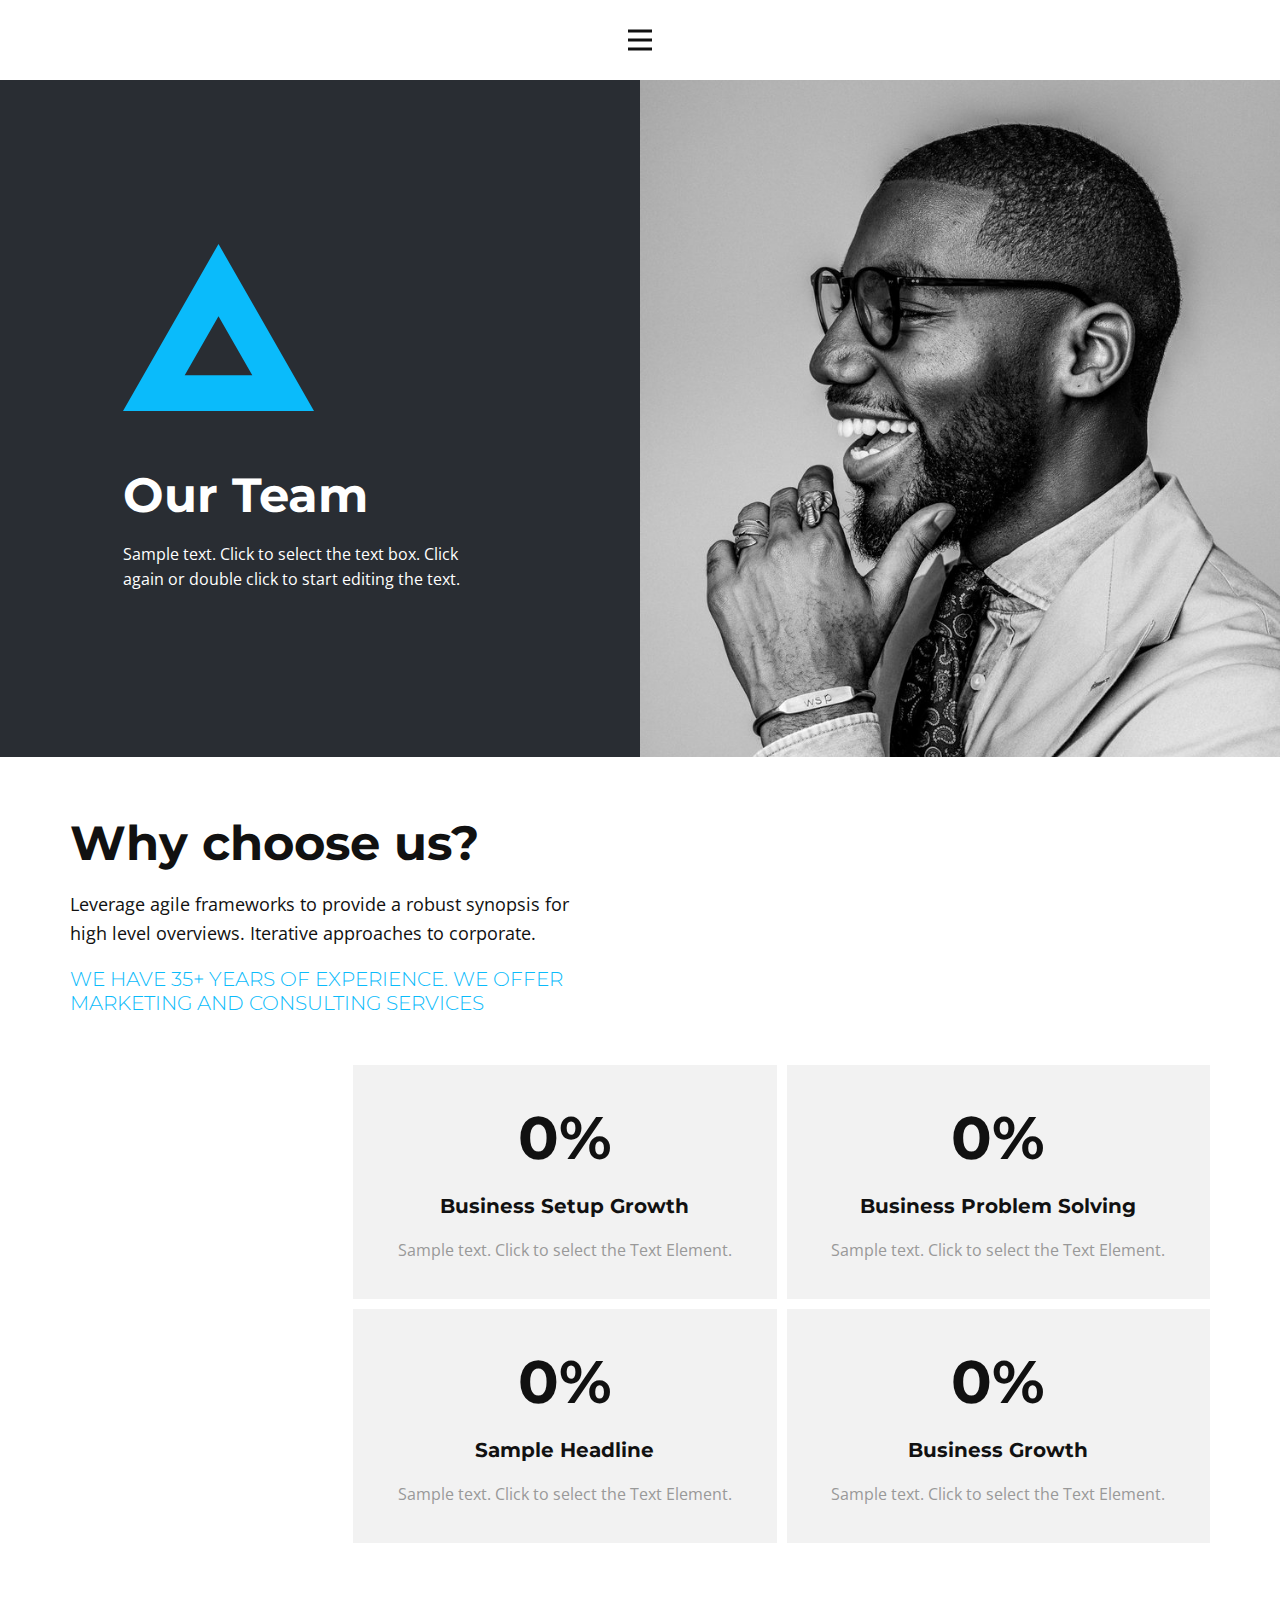
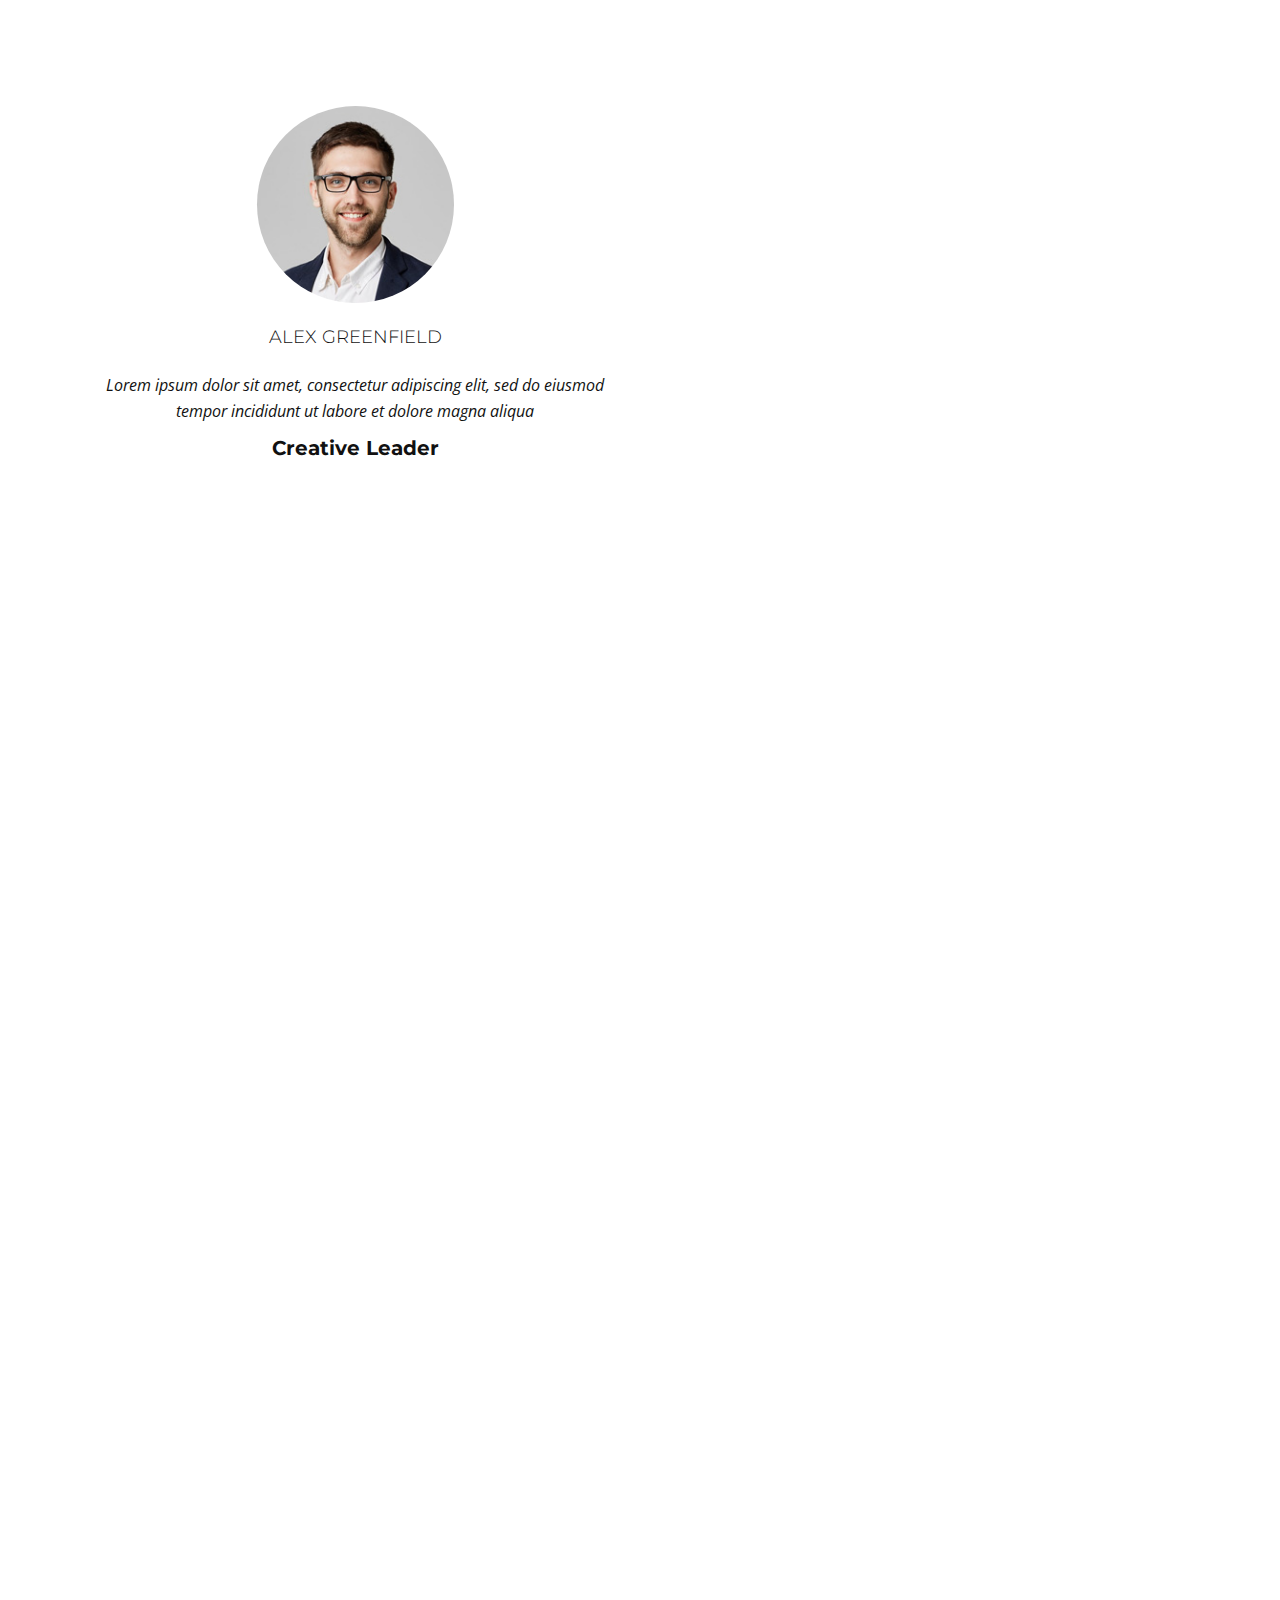
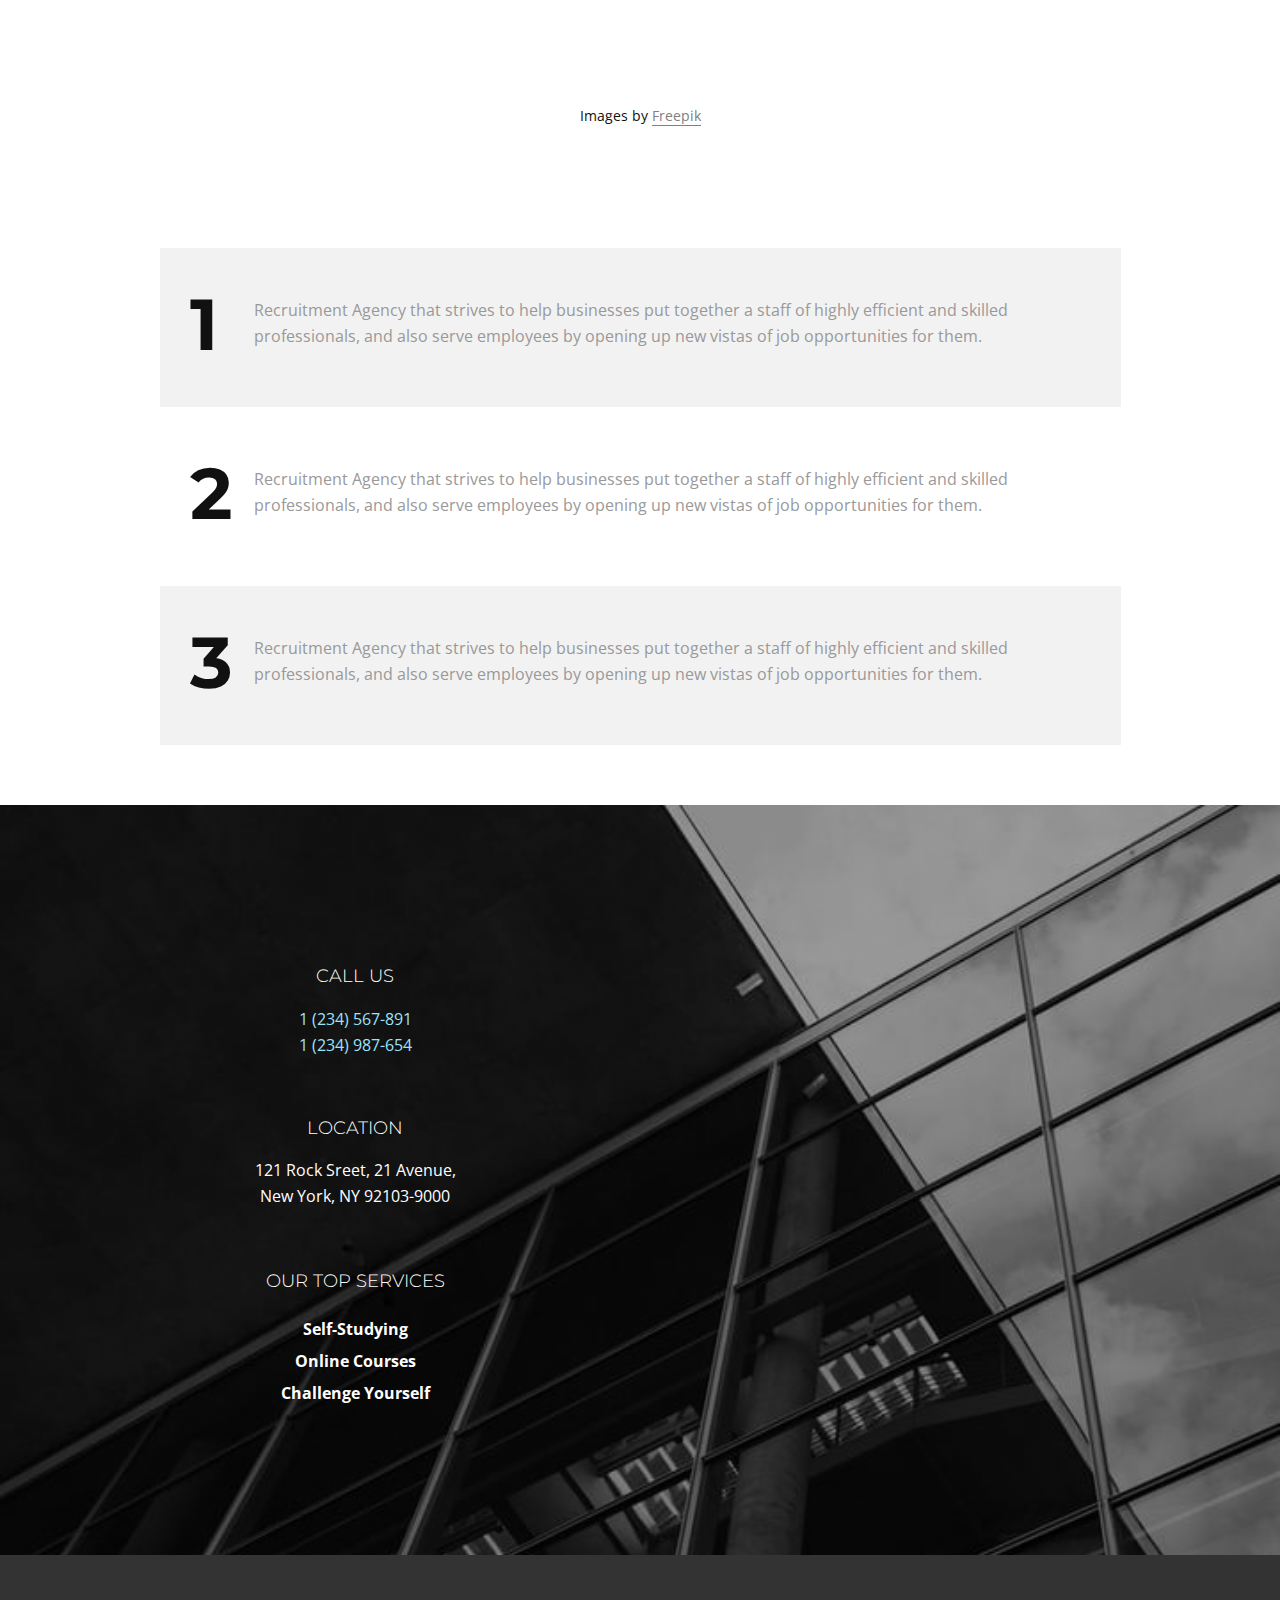
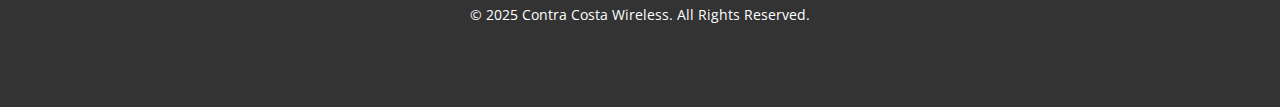
<file: Team.html>
<!DOCTYPE html>
<html style="font-size: 16px;" lang="en"><head>
    <meta name="viewport" content="width=device-width, initial-scale=1.0">
    <meta charset="utf-8">
    <meta name="keywords" content="Our Team, ​Why choose us?, 1, 2, 3, Contact Us">
    <meta name="description" content="">
    <title>Team</title>
    <link rel="stylesheet" href="nicepage.css" media="screen">
<link rel="stylesheet" href="Team.css" media="screen">
    <script class="u-script" type="text/javascript" src="jquery.js" defer=""></script>
    <script class="u-script" type="text/javascript" src="nicepage.js" defer=""></script>
    <meta name="generator" content="Nicepage 7.12.19, nicepage.com">
    
    
    
    
    
    
    
    <link id="u-page-google-font" rel="stylesheet" href="https://fonts.googleapis.com/css2?display=swap&amp;family=Roboto:ital,wght@0,100;0,200;0,300;0,400;0,500;0,600;0,700;0,800;0,900;1,100;1,200;1,300;1,400;1,500;1,600;1,700;1,800;1,900&amp;family=Open+Sans:ital,wght@0,300;0,400;0,500;0,600;0,700;0,800;1,300;1,400;1,500;1,600;1,700;1,800&amp;family=Montserrat:ital,wght@0,100;0,200;0,300;0,400;0,500;0,600;0,700;0,800;0,900;1,100;1,200;1,300;1,400;1,500;1,600;1,700;1,800;1,900">
    <script type="application/ld+json">{
		"@context": "http://schema.org",
		"@type": "Organization",
		"name": ""
}</script>
    <meta name="theme-color" content="#0abbfb">
    <meta property="og:title" content="Team">
    <meta property="og:type" content="website">
  <meta name="referrer" content="origin"><meta data-intl-tel-input-cdn-path="intlTelInput/"></head>
  <body data-path-to-root="./" data-include-products="false" class="u-body u-xl-mode" data-lang="en"><header class="u-clearfix u-container-align-center u-header u-header" id="sec-26ab"><div class="u-clearfix u-sheet u-sheet-1">
        <nav class="u-menu u-menu-hamburger u-offcanvas u-menu-1" data-responsive-from="XL" role="navigation">
          <div class="menu-collapse" style="font-size: 1rem; letter-spacing: 0px;">
            <a class="u-button-style u-custom-left-right-menu-spacing u-custom-padding-bottom u-custom-text-hover-color u-custom-top-bottom-menu-spacing u-hamburger-link u-nav-link u-text-active-palette-1-base u-text-hover-palette-2-base" href="#" tabindex="-1" aria-label="Open menu" aria-controls="f42d">
              <svg class="u-svg-link" viewBox="0 0 24 24"><use xlink:href="#menu-hamburger"></use></svg>
              <svg class="u-svg-content" version="1.1" id="menu-hamburger" viewBox="0 0 16 16" x="0px" y="0px" xmlns:xlink="http://www.w3.org/1999/xlink" xmlns="http://www.w3.org/2000/svg"><g><rect y="1" width="16" height="2"></rect><rect y="7" width="16" height="2"></rect><rect y="13" width="16" height="2"></rect>
</g></svg>
            </a>
          </div>
          <div class="u-custom-menu u-nav-container">
            <ul class="u-nav u-unstyled u-nav-1" role="menubar"><li class="u-nav-item" role="none"><a class="u-button-style u-nav-link u-text-active-palette-1-base u-text-hover-palette-1-light-2" href="./" style="padding: 10px 20px;" role="menuitem">Home 1</a>
</li><li class="u-nav-item" role="none"><a class="u-button-style u-nav-link u-text-active-palette-1-base u-text-hover-palette-1-light-2" href="Team.html" style="padding: 10px 20px;" role="menuitem">Team</a>
</li><li class="u-nav-item" role="none"><a class="u-button-style u-nav-link u-text-active-palette-1-base u-text-hover-palette-1-light-2" href="Contact.html" style="padding: 10px 20px;" role="menuitem">Contact 1</a>
</li></ul>
          </div>
          <div class="u-custom-menu u-nav-container-collapse" id="f42d" role="region" aria-label="Menu panel">
            <div class="u-black u-container-style u-inner-container-layout u-opacity u-opacity-95 u-sidenav">
              <div class="u-inner-container-layout u-sidenav-overflow">
                <div class="u-menu-close" tabindex="-1" aria-label="Close menu"></div>
                <ul class="u-align-center u-nav u-popupmenu-items u-unstyled u-nav-2"><li class="u-nav-item"><a class="u-button-style u-nav-link" href="./">Home 1</a>
</li><li class="u-nav-item"><a class="u-button-style u-nav-link" href="Team.html">Team</a>
</li><li class="u-nav-item"><a class="u-button-style u-nav-link" href="Contact.html">Contact 1</a>
</li></ul>
              </div>
            </div>
            <div class="u-black u-menu-overlay u-opacity u-opacity-70"></div>
          </div>
        </nav>
      </div></header>
    <section class="u-clearfix u-section-1" id="sec-c071">
      <div class="data-layout-selected u-clearfix u-expanded-width u-layout-wrap u-layout-wrap-1">
        <div class="u-layout">
          <div class="u-layout-row">
            <div class="u-size-30">
              <div class="u-layout-row">
                <div class="u-align-center u-container-align-center-sm u-container-align-center-xs u-container-align-left-lg u-container-align-left-md u-container-align-left-xl u-container-style u-layout-cell u-palette-5-dark-3 u-size-60 u-layout-cell-1">
                  <div class="u-container-layout u-valign-middle u-container-layout-1">
                    <div class="u-shape u-shape-svg u-text-palette-1-base u-shape-1">
                      <svg class="u-svg-link" preserveAspectRatio="none" viewBox="0 0 160 140" style=""><use xlink:href="#svg-e11a"></use></svg>
                      <svg class="u-svg-content" viewBox="0 0 160 140" x="0px" y="0px" id="svg-e11a"><path d="M80,60.5l28.3,49.5H51.7L80,60.5 M80,0L0,140h160L80,0L80,0z"></path></svg>
                    </div>
                    <h2 class="u-align-center-sm u-align-center-xs u-align-left-lg u-align-left-md u-align-left-xl u-custom-font u-font-montserrat u-text u-text-1">Our Team</h2>
                    <p class="u-align-center-sm u-align-center-xs u-align-left-lg u-align-left-md u-align-left-xl u-heading-font u-text u-text-2">Sample text. Click to select the text box. Click again or double click to start editing the text.</p>
                  </div>
                </div>
              </div>
            </div>
            <div class="u-size-30">
              <div class="u-layout-col">
                <div class="u-container-style u-image u-layout-cell u-size-60 u-image-1" data-image-width="750" data-image-height="1124">
                  <div class="u-container-layout u-container-layout-2"></div>
                </div>
              </div>
            </div>
          </div>
        </div>
      </div>
    </section>
    <section class="u-clearfix u-container-align-center-sm u-container-align-center-xs u-section-2" id="carousel_b081">
      <div class="u-clearfix u-sheet u-valign-bottom u-sheet-1">
        <h2 class="u-align-center-sm u-align-center-xs u-align-left-lg u-align-left-md u-align-left-xl u-text u-text-default u-text-1"> Why choose us?</h2>
        <p class="u-align-center-sm u-align-center-xs u-align-left-lg u-align-left-md u-align-left-xl u-text u-text-2"> Leverage agile frameworks to provide a robust synopsis for high level overviews. Iterative approaches to corporate.</p>
        <h6 class="u-align-center-sm u-align-center-xs u-align-left-lg u-align-left-md u-align-left-xl u-text u-text-palette-1-base u-text-3"> We have 35+ years of experience. We offer marketing and consulting services</h6>
        <div class="u-list u-list-1">
          <div class="u-repeater u-repeater-1">
            <div class="u-container-align-center u-container-style u-grey-5 u-list-item u-repeater-item u-list-item-1">
              <div class="u-container-layout u-similar-container u-valign-middle u-container-layout-1">
                <h5 class="u-align-center u-text u-text-4" data-animation-name="counter" data-animation-event="scroll" data-animation-duration="3000">45%</h5>
                <h5 class="u-align-center u-text u-text-5"> Business Setup Growth</h5>
                <p class="u-align-center u-text u-text-grey-40 u-text-6">Sample text. Click to select the Text Element.</p>
              </div>
            </div>
            <div class="u-container-align-center u-container-style u-grey-5 u-list-item u-repeater-item u-list-item-2">
              <div class="u-container-layout u-similar-container u-valign-middle u-container-layout-2">
                <h5 class="u-align-center u-text u-text-7" data-animation-name="counter" data-animation-event="scroll" data-animation-duration="3000">30%</h5>
                <h5 class="u-align-center u-text u-text-8"> Business Problem Solving</h5>
                <p class="u-align-center u-text u-text-grey-40 u-text-9">Sample text. Click to select the Text Element.</p>
              </div>
            </div>
            <div class="u-container-align-center u-container-style u-grey-5 u-list-item u-repeater-item u-list-item-3">
              <div class="u-container-layout u-similar-container u-valign-middle u-container-layout-3">
                <h5 class="u-align-center u-text u-text-10" data-animation-name="counter" data-animation-event="scroll" data-animation-duration="3000">10%</h5>
                <h5 class="u-align-center u-text u-text-11">Sample Headline</h5>
                <p class="u-align-center u-text u-text-grey-40 u-text-12">Sample text. Click to select the Text Element.</p>
              </div>
            </div>
            <div class="u-container-align-center u-container-style u-grey-5 u-list-item u-repeater-item u-list-item-4">
              <div class="u-container-layout u-similar-container u-valign-middle u-container-layout-4">
                <h5 class="u-align-center u-text u-text-13" data-animation-name="counter" data-animation-event="scroll" data-animation-duration="3000">15%</h5>
                <h5 class="u-align-center u-text u-text-14"> Business Growth</h5>
                <p class="u-align-center u-text u-text-grey-40 u-text-15">Sample text. Click to select the Text Element.</p>
              </div>
            </div>
          </div>
        </div>
      </div>
    </section>
    <section class="u-align-left u-clearfix u-container-align-center-md u-container-align-center-sm u-container-align-center-xs u-section-3" id="sec-d08d">
      <div class="u-clearfix u-sheet u-sheet-1">
        <div class="u-expanded-width u-list u-list-1">
          <div class="u-repeater u-repeater-1">
            <div class="u-align-center u-container-style u-custom-item u-list-item u-repeater-item u-white u-list-item-1">
              <div class="u-container-layout u-similar-container u-valign-middle u-container-layout-1">
                <div class="u-image u-image-circle u-preserve-proportions u-image-1" alt="" data-image-width="206" data-image-height="206"></div>
                <h6 class="u-text u-text-default u-text-1">Alex Greenfield</h6>
                <p class="u-custom-item u-text u-text-2">Lorem ipsum dolor sit amet, consectetur adipiscing elit, sed do eiusmod tempor incididunt ut labore et dolore magna aliqua</p>
                <h5 class="u-text u-text-default u-text-3"> Creative Leader</h5>
              </div>
            </div>
            <div class="u-align-center u-container-style u-custom-item u-list-item u-palette-1-base u-repeater-item u-list-item-2" data-animation-name="customAnimationIn" data-animation-duration="2000">
              <div class="u-container-layout u-similar-container u-valign-middle u-container-layout-2">
                <div class="u-image u-image-circle u-preserve-proportions u-image-2" alt="" data-image-width="206" data-image-height="206"></div>
                <h6 class="u-text u-text-default u-text-4">May Brown</h6>
                <p class="u-custom-item u-text u-text-body-alt-color u-text-5">Lorem ipsum dolor sit amet, consectetur adipiscing elit, sed do eiusmod tempor incididunt ut labore et dolore magna aliqua</p>
                <h5 class="u-text u-text-default u-text-6">Sales Manager</h5>
              </div>
            </div>
            <div class="u-align-center u-container-style u-custom-item u-list-item u-palette-1-base u-repeater-item u-list-item-3" data-animation-name="customAnimationIn" data-animation-duration="2000">
              <div class="u-container-layout u-similar-container u-valign-middle u-container-layout-3">
                <div class="u-image u-image-circle u-preserve-proportions u-image-3" alt="" data-image-width="1280" data-image-height="1920"></div>
                <h6 class="u-text u-text-default u-text-7">Miranda Hodge</h6>
                <p class="u-custom-item u-text u-text-body-alt-color u-text-8">Lorem ipsum dolor sit amet, consectetur adipiscing elit, sed do eiusmod tempor incididunt ut labore et dolore magna aliqua</p>
                <h5 class="u-text u-text-default u-text-9">Sales Manager</h5>
              </div>
            </div>
            <div class="u-align-center u-container-style u-custom-item u-list-item u-repeater-item u-shape-rectangle u-list-item-4" data-animation-name="customAnimationIn" data-animation-duration="2000">
              <div class="u-container-layout u-similar-container u-valign-middle u-container-layout-4">
                <div class="u-image u-image-circle u-preserve-proportions u-image-4" alt="" data-image-width="2249" data-image-height="1500"></div>
                <h6 class="u-text u-text-default u-text-10">Ben Hudson</h6>
                <p class="u-custom-item u-text u-text-11">Lorem ipsum dolor sit amet, consectetur adipiscing elit, sed do eiusmod tempor incididunt ut labore et dolore magna aliqua</p>
                <h5 class="u-text u-text-default u-text-12">Sales Manager</h5>
              </div>
            </div>
            <div class="u-align-center u-container-style u-custom-item u-list-item u-repeater-item u-shape-rectangle u-list-item-5" data-animation-name="customAnimationIn" data-animation-duration="2000">
              <div class="u-container-layout u-similar-container u-valign-middle u-container-layout-5">
                <div class="u-image u-image-circle u-preserve-proportions u-image-5" alt="" data-image-width="1124" data-image-height="1500"></div>
                <h6 class="u-text u-text-default u-text-13">Nick Perry</h6>
                <p class="u-custom-item u-text u-text-14">Lorem ipsum dolor sit amet, consectetur adipiscing elit, sed do eiusmod tempor incididunt ut labore et dolore magna aliqua</p>
                <h5 class="u-text u-text-default u-text-15">Sales Manager</h5>
              </div>
            </div>
            <div class="u-align-center u-container-style u-custom-item u-list-item u-palette-1-base u-repeater-item u-list-item-6" data-animation-name="customAnimationIn" data-animation-duration="2000">
              <div class="u-container-layout u-similar-container u-valign-middle u-container-layout-6">
                <div class="u-image u-image-circle u-preserve-proportions u-image-6" alt="" data-image-width="1001" data-image-height="1500"></div>
                <h6 class="u-text u-text-default u-text-16">Zara Mohandi</h6>
                <p class="u-custom-item u-text u-text-body-alt-color u-text-17">Lorem ipsum dolor sit amet, consectetur adipiscing elit, sed do eiusmod tempor incididunt ut labore et dolore magna aliqua</p>
                <h5 class="u-text u-text-default u-text-18">Sales Manager</h5>
              </div>
            </div>
          </div>
        </div>
        <p class="u-align-center u-text u-text-19">Images by <a href="https://www.freepik.com/photos/people" class="u-border-1 u-border-grey-50 u-border-no-left u-border-no-right u-border-no-top u-btn u-button-link u-button-style u-none u-text-grey-50 u-btn-1" target="_blank">Freepik</a>
        </p>
      </div>
    </section>
    <section class="u-align-center u-clearfix u-section-4" id="carousel_d54d">
      <div class="u-clearfix u-sheet u-valign-middle u-sheet-1">
        <div class="u-list u-list-1">
          <div class="u-repeater u-repeater-1">
            <div class="u-container-style u-grey-5 u-list-item u-repeater-item u-list-item-1">
              <div class="u-container-layout u-similar-container u-valign-middle u-container-layout-1">
                <h2 class="u-text u-text-default u-text-1">1</h2>
                <p class="u-text u-text-grey-40 u-text-2">Recruitment Agency that strives to help businesses put together a staff of highly efficient and skilled professionals, and also serve employees by opening up new vistas of job opportunities for them.</p>
              </div>
            </div>
            <div class="u-container-style u-custom-item u-list-item u-repeater-item u-white u-list-item-2">
              <div class="u-container-layout u-similar-container u-valign-middle u-container-layout-2">
                <h2 class="u-text u-text-default u-text-3">2</h2>
                <p class="u-text u-text-grey-40 u-text-4">Recruitment Agency that strives to help businesses put together a staff of highly efficient and skilled professionals, and also serve employees by opening up new vistas of job opportunities for them.</p>
              </div>
            </div>
            <div class="u-container-style u-grey-5 u-list-item u-repeater-item u-list-item-3">
              <div class="u-container-layout u-similar-container u-valign-middle u-container-layout-3">
                <h2 class="u-text u-text-default u-text-5">3<br>
                </h2>
                <p class="u-text u-text-grey-40 u-text-6">Recruitment Agency that strives to help businesses put together a staff of highly efficient and skilled professionals, and also serve employees by opening up new vistas of job opportunities for them.</p>
              </div>
            </div>
          </div>
        </div>
      </div>
    </section>
    <section class="u-clearfix u-image u-shading u-section-5" id="sec-1b43" data-image-width="720" data-image-height="1080">
      <div class="u-clearfix u-sheet u-sheet-1">
        <div class="data-layout-selected u-clearfix u-expanded-width u-gutter-0 u-layout-wrap u-layout-wrap-1">
          <div class="u-layout">
            <div class="u-layout-row">
              <div class="u-align-center u-container-style u-layout-cell u-shape-rectangle u-size-30 u-layout-cell-1">
                <div class="u-container-layout u-valign-middle u-container-layout-1">
                  <h6 class="u-text u-text-default u-text-1">call us</h6>
                  <p class="u-text u-text-2">
                    <a href="tel:1 (234) 567-891">1 (234) 567-891</a>
                    <br>
                    <a href="tel:1 (234) 987-654">1 (234) 987-654</a>
                  </p>
                  <h6 class="u-text u-text-default u-text-3" data-animation-name="" data-animation-duration="0" data-animation-delay="0" data-animation-direction="">location</h6>
                  <p class="u-text u-text-4">121 Rock Sreet, 21 Avenue,<br>New York, NY 92103-9000
                  </p>
                  <h6 class="u-text u-text-default u-text-5" data-animation-name="" data-animation-duration="0" data-animation-delay="0" data-animation-direction="">Our top services</h6>
                  <p class="u-text u-text-6"> Self-Studying<br>Online Courses<br>Challenge Yourself<br>
                  </p>
                </div>
              </div>
              <div class="u-align-center u-container-style u-layout-cell u-right-cell u-size-30 u-white u-layout-cell-2" data-animation-name="customAnimationIn" data-animation-duration="2000">
                <div class="u-container-layout u-valign-top u-container-layout-2">
                  <h2 class="u-text u-text-default u-text-7" data-animation-name="" data-animation-duration="0" data-animation-delay="0" data-animation-direction="">Contact Us</h2>
                  <div class="u-expanded-width u-form u-form-1">
                    <form action="https://forms.nicepagesrv.com/v2/form/process" class="u-clearfix u-form-spacing-15 u-form-vertical u-inner-form" style="padding: 0px;" source="email" name="form">
                      <div class="u-form-group u-form-name">
                        <label for="name-daf4" class="u-label">Name</label>
                        <input type="text" placeholder="Enter your Name" id="name-daf4" name="name" class="u-border-none u-grey-5 u-input u-input-rectangle" required="">
                      </div>
                      <div class="u-form-email u-form-group">
                        <label for="email-daf4" class="u-label">Email</label>
                        <input type="email" placeholder="Enter a valid email address" id="email-daf4" name="email" class="u-border-none u-grey-5 u-input u-input-rectangle" required="">
                      </div>
                      <div class="u-form-group u-form-message">
                        <label for="message-daf4" class="u-label">Message</label>
                        <textarea placeholder="" rows="4" cols="50" id="message-daf4" name="message" class="u-border-none u-grey-5 u-input u-input-rectangle" required=""></textarea>
                      </div>
                      <div class="u-form-agree u-form-group u-form-group-4">
                        <label class="u-block-dca2-43 u-field-label" style=""></label>
                        <input type="checkbox" id="agree-f183" name="agree" class="u-agree-checkbox u-field-input" required="">
                        <label for="agree-f183" class="u-block-dca2-32 u-field-label" style="">I accept the <a href="#">Terms of Service</a>
                        </label>
                      </div>
                      <div class="u-align-right u-form-group u-form-submit">
                        <a href="#" class="u-active-palette-1-light-2 u-border-none u-btn u-btn-round u-btn-submit u-button-style u-hover-palette-1-light-2 u-palette-1-base u-radius-12 u-btn-1">Submit</a>
                        <input type="submit" value="submit" class="u-form-control-hidden">
                      </div>
                      <div class="u-form-send-message u-form-send-success">Thank you! Your message has been sent.</div>
                      <div class="u-form-send-error u-form-send-message">Unable to send your message. Please fix errors then try again.</div>
                      <input type="hidden" value="" name="recaptchaResponse">
                      <input type="hidden" name="formServices" value="">
                    </form>
                  </div>
                </div>
              </div>
            </div>
          </div>
        </div>
      </div>
    </section>
    
    
    
    <footer class="u-align-center u-clearfix u-container-align-center u-footer u-grey-80 u-footer" id="sec-29e7"><div class="u-clearfix u-sheet u-sheet-1">
        <p class="u-small-text u-text u-text-variant u-text-1"> © 2025 Contra Costa Wireless. All Rights Reserved.<br>
        </p>
      </div></footer>
    <section class="u-backlink u-clearfix u-grey-80"></section>
  
</body></html>
</file>
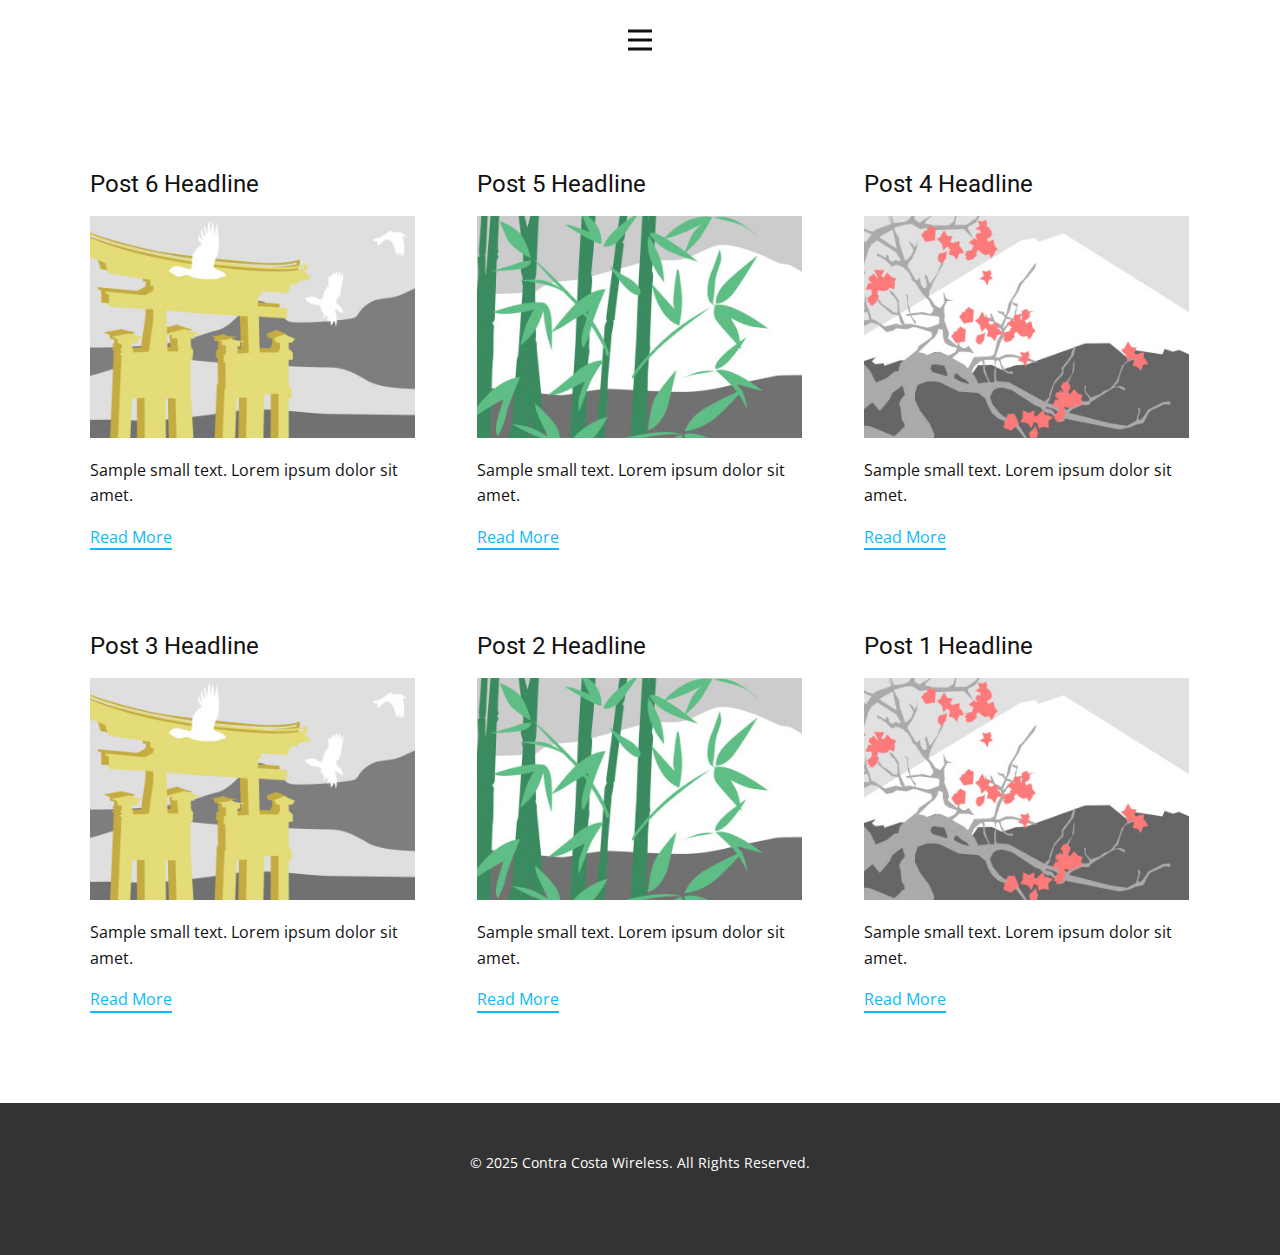
<file: blog/blog.html>
<!DOCTYPE html>
<html style="font-size: 16px;" lang="en"><head>
    <meta name="viewport" content="width=device-width, initial-scale=1.0">
    <meta charset="utf-8">
    <meta name="keywords" content="">
    <meta name="description" content="">
    <title>Blog</title>
    <link rel="stylesheet" href="../nicepage.css" media="screen">
<link rel="stylesheet" href="../Blog-Template.css" media="screen">
    <script class="u-script" type="text/javascript" src="../jquery.js" defer=""></script>
    <script class="u-script" type="text/javascript" src="../nicepage.js" defer=""></script>
    <meta name="generator" content="Nicepage 7.12.19, nicepage.com">
    
    
    
    <link id="u-page-google-font" rel="stylesheet" href="https://fonts.googleapis.com/css2?display=swap&amp;family=Roboto:ital,wght@0,100;0,200;0,300;0,400;0,500;0,600;0,700;0,800;0,900;1,100;1,200;1,300;1,400;1,500;1,600;1,700;1,800;1,900&amp;family=Open+Sans:ital,wght@0,300;0,400;0,500;0,600;0,700;0,800;1,300;1,400;1,500;1,600;1,700;1,800">
    <script type="application/ld+json">{
		"@context": "http://schema.org",
		"@type": "Organization",
		"name": ""
}</script>
    <meta name="theme-color" content="#0abbfb">
  <meta data-intl-tel-input-cdn-path="intlTelInput/"></head>
  <body data-path-to-root="../" data-include-products="false" class="u-body u-xl-mode" data-lang="en"><header class="u-clearfix u-container-align-center u-header u-header" id="sec-26ab"><div class="u-clearfix u-sheet u-sheet-1">
        <nav class="u-menu u-menu-hamburger u-offcanvas u-menu-1" data-responsive-from="XL" role="navigation">
          <div class="menu-collapse" style="font-size: 1rem; letter-spacing: 0px;">
            <a class="u-button-style u-custom-left-right-menu-spacing u-custom-padding-bottom u-custom-text-hover-color u-custom-top-bottom-menu-spacing u-hamburger-link u-nav-link u-text-active-palette-1-base u-text-hover-palette-2-base" href="#" tabindex="-1" aria-label="Open menu" aria-controls="f42d">
              <svg class="u-svg-link" viewBox="0 0 24 24"><use xlink:href="#menu-hamburger"></use></svg>
              <svg class="u-svg-content" version="1.1" id="menu-hamburger" viewBox="0 0 16 16" x="0px" y="0px" xmlns:xlink="http://www.w3.org/1999/xlink" xmlns="http://www.w3.org/2000/svg"><g><rect y="1" width="16" height="2"></rect><rect y="7" width="16" height="2"></rect><rect y="13" width="16" height="2"></rect>
</g></svg>
            </a>
          </div>
          <div class="u-custom-menu u-nav-container">
            <ul class="u-nav u-unstyled u-nav-1" role="menubar"><li class="u-nav-item" role="none"><a class="u-button-style u-nav-link u-text-active-palette-1-base u-text-hover-palette-1-light-2" href="../" style="padding: 10px 20px;" role="menuitem">Home 1</a>
</li><li class="u-nav-item" role="none"><a class="u-button-style u-nav-link u-text-active-palette-1-base u-text-hover-palette-1-light-2" href="../Team.html" style="padding: 10px 20px;" role="menuitem">Team</a>
</li><li class="u-nav-item" role="none"><a class="u-button-style u-nav-link u-text-active-palette-1-base u-text-hover-palette-1-light-2" href="../Contact.html" style="padding: 10px 20px;" role="menuitem">Contact 1</a>
</li></ul>
          </div>
          <div class="u-custom-menu u-nav-container-collapse" id="f42d" role="region" aria-label="Menu panel">
            <div class="u-black u-container-style u-inner-container-layout u-opacity u-opacity-95 u-sidenav">
              <div class="u-inner-container-layout u-sidenav-overflow">
                <div class="u-menu-close" tabindex="-1" aria-label="Close menu"></div>
                <ul class="u-align-center u-nav u-popupmenu-items u-unstyled u-nav-2"><li class="u-nav-item"><a class="u-button-style u-nav-link" href="../">Home 1</a>
</li><li class="u-nav-item"><a class="u-button-style u-nav-link" href="../Team.html">Team</a>
</li><li class="u-nav-item"><a class="u-button-style u-nav-link" href="../Contact.html">Contact 1</a>
</li></ul>
              </div>
            </div>
            <div class="u-black u-menu-overlay u-opacity u-opacity-70"></div>
          </div>
        </nav>
      </div></header>
    <section class="u-clearfix u-section-1" id="block-1">
      <div class="u-clearfix u-sheet u-valign-middle u-sheet-1"><!--blog--><!--blog_options_json--><!--{"type":"Recent","source":"","tags":"","count":""}--><!--/blog_options_json-->
        <div class="u-blog u-expanded-width u-repeater u-repeater-1" data-blog-id="blog-1"><!--blog_post-->
          <div class="u-blog-post u-container-style u-repeater-item u-white u-repeater-item-1">
            <div class="u-container-layout u-similar-container u-valign-top u-container-layout-1"><!--blog_post_header-->
              <h4 class="u-blog-control u-text u-text-1">
                <a class="u-post-header-link" href="../blog/post-5.html">Post 6 Headline</a>
              </h4><!--/blog_post_header--><!--blog_post_image-->
              <img alt="" class="u-blog-control u-expanded-width u-image u-image-default u-image-1" src="../images/8ad73f3c.jpeg" data-href="../blog/post-5.html"><!--/blog_post_image--><!--blog_post_content-->
              <div class="u-blog-control u-post-content u-text u-text-2 fr-view">Sample small text. Lorem ipsum dolor sit amet.</div><!--/blog_post_content--><!--blog_post_readmore-->
              <a href="../blog/post-5.html" class="u-blog-control u-border-2 u-border-palette-1-base u-btn u-btn-rectangle u-button-style u-none u-btn-1"><!--blog_post_readmore_content--><!--options_json--><!--{"content":"","defaultValue":"Read More"}--><!--/options_json-->Read More<!--/blog_post_readmore_content--></a><!--/blog_post_readmore-->
            </div>
          </div><div class="u-blog-post u-container-style u-repeater-item u-video-cover u-white">
            <div class="u-container-layout u-similar-container u-valign-top u-container-layout-2"><!--blog_post_header-->
              <h4 class="u-blog-control u-text u-text-3">
                <a class="u-post-header-link" href="../blog/post-4.html">Post 5 Headline</a>
              </h4><!--/blog_post_header--><!--blog_post_image-->
              <img alt="" class="u-blog-control u-expanded-width u-image u-image-default u-image-2" src="../images/68f64b9d.jpeg" data-href="../blog/post-4.html"><!--/blog_post_image--><!--blog_post_content-->
              <div class="u-blog-control u-post-content u-text u-text-4 fr-view">Sample small text. Lorem ipsum dolor sit amet.</div><!--/blog_post_content--><!--blog_post_readmore-->
              <a href="../blog/post-4.html" class="u-blog-control u-border-2 u-border-palette-1-base u-btn u-btn-rectangle u-button-style u-none u-btn-2"><!--blog_post_readmore_content--><!--options_json--><!--{"content":"","defaultValue":"Read More"}--><!--/options_json-->Read More<!--/blog_post_readmore_content--></a><!--/blog_post_readmore-->
            </div>
          </div><div class="u-blog-post u-container-style u-repeater-item u-video-cover u-white">
            <div class="u-container-layout u-similar-container u-valign-top u-container-layout-3"><!--blog_post_header-->
              <h4 class="u-blog-control u-text u-text-5">
                <a class="u-post-header-link" href="../blog/post-3.html">Post 4 Headline</a>
              </h4><!--/blog_post_header--><!--blog_post_image-->
              <img alt="" class="u-blog-control u-expanded-width u-image u-image-default u-image-3" src="../images/0fd3416c.jpeg" data-href="../blog/post-3.html"><!--/blog_post_image--><!--blog_post_content-->
              <div class="u-blog-control u-post-content u-text u-text-6 fr-view">Sample small text. Lorem ipsum dolor sit amet.</div><!--/blog_post_content--><!--blog_post_readmore-->
              <a href="../blog/post-3.html" class="u-blog-control u-border-2 u-border-palette-1-base u-btn u-btn-rectangle u-button-style u-none u-btn-3"><!--blog_post_readmore_content--><!--options_json--><!--{"content":"","defaultValue":"Read More"}--><!--/options_json-->Read More<!--/blog_post_readmore_content--></a><!--/blog_post_readmore-->
            </div>
          </div><div class="u-blog-post u-container-style u-repeater-item u-white u-repeater-item-1">
            <div class="u-container-layout u-similar-container u-valign-top u-container-layout-1"><!--blog_post_header-->
              <h4 class="u-blog-control u-text u-text-1">
                <a class="u-post-header-link" href="../blog/post-2.html">Post 3 Headline</a>
              </h4><!--/blog_post_header--><!--blog_post_image-->
              <img alt="" class="u-blog-control u-expanded-width u-image u-image-default u-image-1" src="../images/8ad73f3c.jpeg" data-href="../blog/post-2.html"><!--/blog_post_image--><!--blog_post_content-->
              <div class="u-blog-control u-post-content u-text u-text-2 fr-view">Sample small text. Lorem ipsum dolor sit amet.</div><!--/blog_post_content--><!--blog_post_readmore-->
              <a href="../blog/post-2.html" class="u-blog-control u-border-2 u-border-palette-1-base u-btn u-btn-rectangle u-button-style u-none u-btn-1"><!--blog_post_readmore_content--><!--options_json--><!--{"content":"","defaultValue":"Read More"}--><!--/options_json-->Read More<!--/blog_post_readmore_content--></a><!--/blog_post_readmore-->
            </div>
          </div><div class="u-blog-post u-container-style u-repeater-item u-video-cover u-white">
            <div class="u-container-layout u-similar-container u-valign-top u-container-layout-2"><!--blog_post_header-->
              <h4 class="u-blog-control u-text u-text-3">
                <a class="u-post-header-link" href="../blog/post-1.html">Post 2 Headline</a>
              </h4><!--/blog_post_header--><!--blog_post_image-->
              <img alt="" class="u-blog-control u-expanded-width u-image u-image-default u-image-2" src="../images/68f64b9d.jpeg" data-href="../blog/post-1.html"><!--/blog_post_image--><!--blog_post_content-->
              <div class="u-blog-control u-post-content u-text u-text-4 fr-view">Sample small text. Lorem ipsum dolor sit amet.</div><!--/blog_post_content--><!--blog_post_readmore-->
              <a href="../blog/post-1.html" class="u-blog-control u-border-2 u-border-palette-1-base u-btn u-btn-rectangle u-button-style u-none u-btn-2"><!--blog_post_readmore_content--><!--options_json--><!--{"content":"","defaultValue":"Read More"}--><!--/options_json-->Read More<!--/blog_post_readmore_content--></a><!--/blog_post_readmore-->
            </div>
          </div><div class="u-blog-post u-container-style u-repeater-item u-video-cover u-white">
            <div class="u-container-layout u-similar-container u-valign-top u-container-layout-3"><!--blog_post_header-->
              <h4 class="u-blog-control u-text u-text-5">
                <a class="u-post-header-link" href="../blog/post.html">Post 1 Headline</a>
              </h4><!--/blog_post_header--><!--blog_post_image-->
              <img alt="" class="u-blog-control u-expanded-width u-image u-image-default u-image-3" src="../images/0fd3416c.jpeg" data-href="../blog/post.html"><!--/blog_post_image--><!--blog_post_content-->
              <div class="u-blog-control u-post-content u-text u-text-6 fr-view">Sample small text. Lorem ipsum dolor sit amet.</div><!--/blog_post_content--><!--blog_post_readmore-->
              <a href="../blog/post.html" class="u-blog-control u-border-2 u-border-palette-1-base u-btn u-btn-rectangle u-button-style u-none u-btn-3"><!--blog_post_readmore_content--><!--options_json--><!--{"content":"","defaultValue":"Read More"}--><!--/options_json-->Read More<!--/blog_post_readmore_content--></a><!--/blog_post_readmore-->
            </div>
          </div><!--/blog_post--><!--blog_post-->
          <!--/blog_post--><!--blog_post-->
          <!--/blog_post-->
        </div><!--/blog-->
      </div>
    </section>
    
    
    
    <footer class="u-align-center u-clearfix u-container-align-center u-footer u-grey-80 u-footer" id="sec-29e7"><div class="u-clearfix u-sheet u-sheet-1">
        <p class="u-small-text u-text u-text-variant u-text-1"> © 2025 Contra Costa Wireless. All Rights Reserved.<br>
        </p>
      </div></footer>
    <section class="u-backlink u-clearfix u-grey-80"></section>
  
</body></html>
</file>
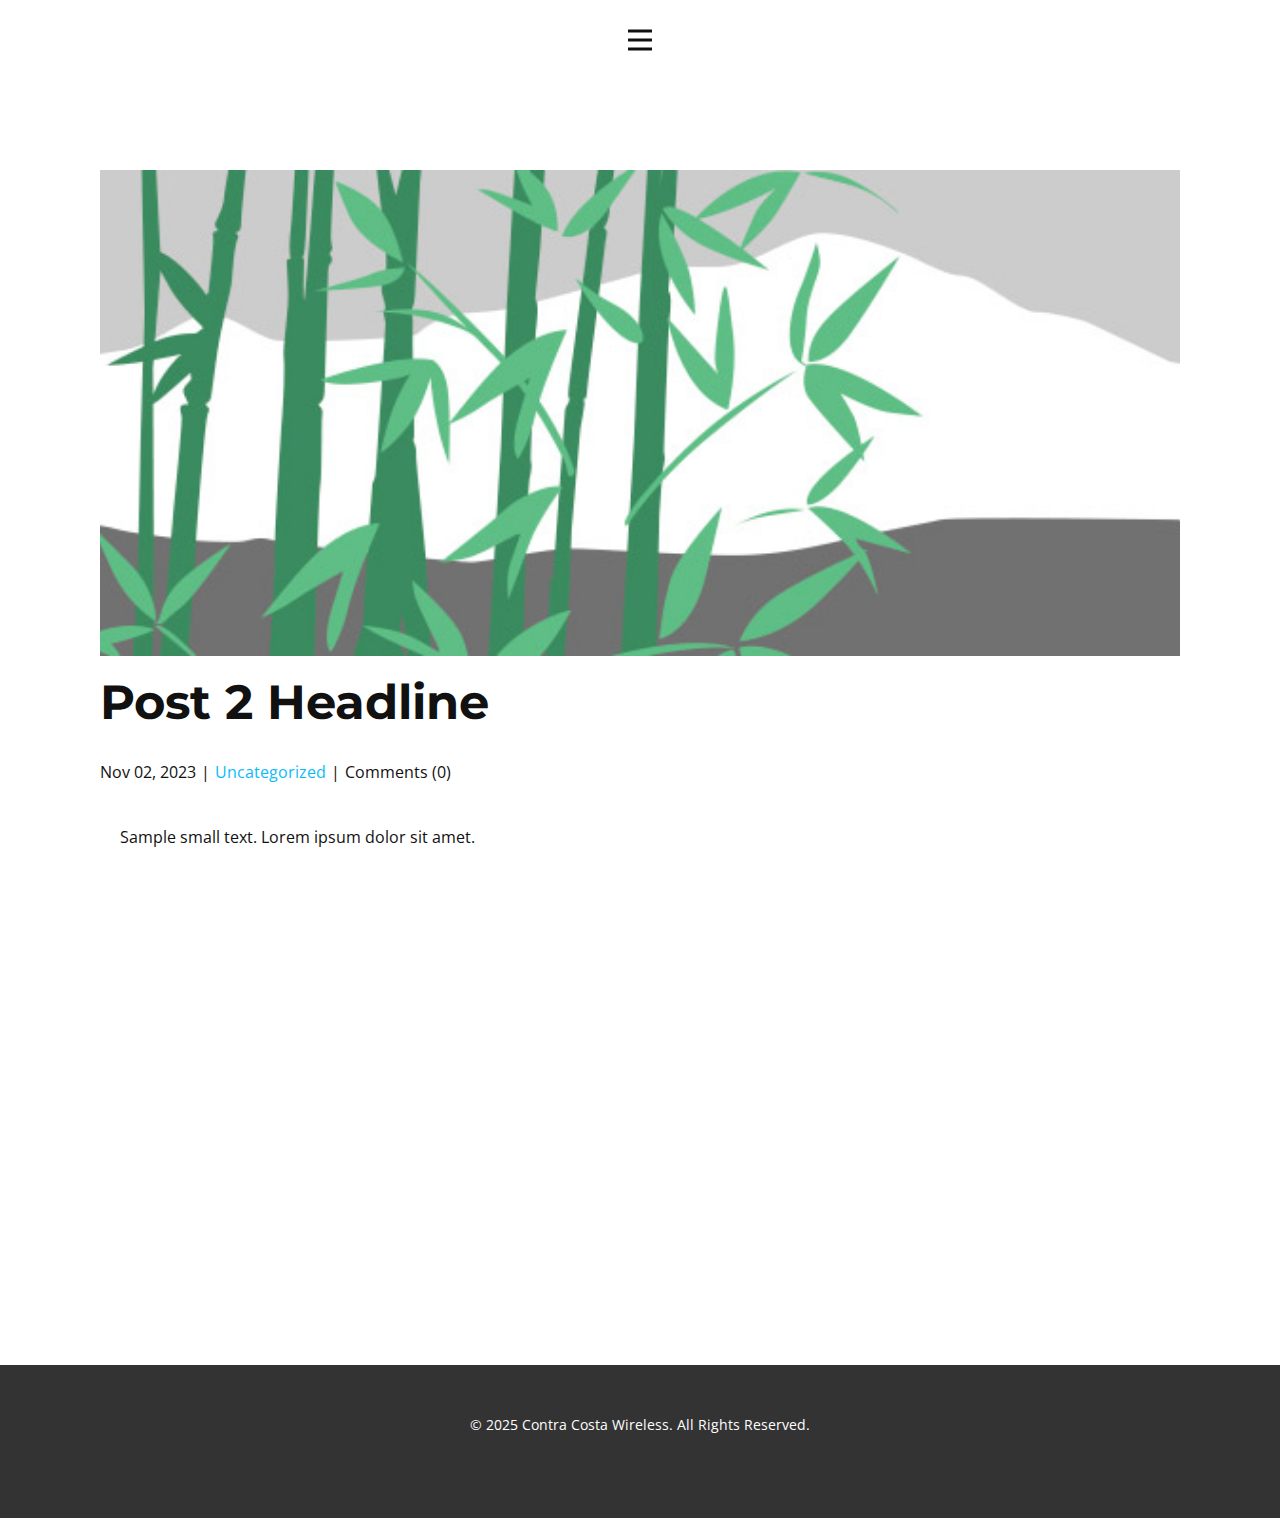
<file: blog/post-1.html>
<!DOCTYPE html>
<html style="font-size: 16px;" lang="en"><head>
    <meta name="viewport" content="width=device-width, initial-scale=1.0">
    <meta charset="utf-8">
    <meta name="keywords" content="Post 1 Headline">
    <meta name="description" content="">
    <title>Post 2 Headline</title>
    <link rel="stylesheet" href="../nicepage.css" media="screen">
<link rel="stylesheet" href="../Post-Template.css" media="screen">
    <script class="u-script" type="text/javascript" src="../jquery.js" defer=""></script>
    <script class="u-script" type="text/javascript" src="../nicepage.js" defer=""></script>
    <meta name="generator" content="Nicepage 7.12.19, nicepage.com">
    
    
    
    <link id="u-page-google-font" rel="stylesheet" href="https://fonts.googleapis.com/css2?display=swap&amp;family=Roboto:ital,wght@0,100;0,200;0,300;0,400;0,500;0,600;0,700;0,800;0,900;1,100;1,200;1,300;1,400;1,500;1,600;1,700;1,800;1,900&amp;family=Open+Sans:ital,wght@0,300;0,400;0,500;0,600;0,700;0,800;1,300;1,400;1,500;1,600;1,700;1,800&amp;family=Montserrat:ital,wght@0,100;0,200;0,300;0,400;0,500;0,600;0,700;0,800;0,900;1,100;1,200;1,300;1,400;1,500;1,600;1,700;1,800;1,900">
    <script type="application/ld+json">{
		"@context": "http://schema.org",
		"@type": "Organization",
		"name": ""
}</script>
    <meta name="theme-color" content="#0abbfb">
  <meta data-intl-tel-input-cdn-path="intlTelInput/"></head>
  <body data-path-to-root="./" data-include-products="false" class="u-body u-xl-mode" data-lang="en"><header class="u-clearfix u-container-align-center u-header u-header" id="sec-26ab"><div class="u-clearfix u-sheet u-sheet-1">
        <nav class="u-menu u-menu-hamburger u-offcanvas u-menu-1" data-responsive-from="XL" role="navigation">
          <div class="menu-collapse" style="font-size: 1rem; letter-spacing: 0px;">
            <a class="u-button-style u-custom-left-right-menu-spacing u-custom-padding-bottom u-custom-text-hover-color u-custom-top-bottom-menu-spacing u-hamburger-link u-nav-link u-text-active-palette-1-base u-text-hover-palette-2-base" href="#" tabindex="-1" aria-label="Open menu" aria-controls="f42d">
              <svg class="u-svg-link" viewBox="0 0 24 24"><use xlink:href="#menu-hamburger"></use></svg>
              <svg class="u-svg-content" version="1.1" id="menu-hamburger" viewBox="0 0 16 16" x="0px" y="0px" xmlns:xlink="http://www.w3.org/1999/xlink" xmlns="http://www.w3.org/2000/svg"><g><rect y="1" width="16" height="2"></rect><rect y="7" width="16" height="2"></rect><rect y="13" width="16" height="2"></rect>
</g></svg>
            </a>
          </div>
          <div class="u-custom-menu u-nav-container">
            <ul class="u-nav u-unstyled u-nav-1" role="menubar"><li class="u-nav-item" role="none"><a class="u-button-style u-nav-link u-text-active-palette-1-base u-text-hover-palette-1-light-2" href="../" style="padding: 10px 20px;" role="menuitem">Home 1</a>
</li><li class="u-nav-item" role="none"><a class="u-button-style u-nav-link u-text-active-palette-1-base u-text-hover-palette-1-light-2" href="../Team.html" style="padding: 10px 20px;" role="menuitem">Team</a>
</li><li class="u-nav-item" role="none"><a class="u-button-style u-nav-link u-text-active-palette-1-base u-text-hover-palette-1-light-2" href="../Contact.html" style="padding: 10px 20px;" role="menuitem">Contact 1</a>
</li></ul>
          </div>
          <div class="u-custom-menu u-nav-container-collapse" id="f42d" role="region" aria-label="Menu panel">
            <div class="u-black u-container-style u-inner-container-layout u-opacity u-opacity-95 u-sidenav">
              <div class="u-inner-container-layout u-sidenav-overflow">
                <div class="u-menu-close" tabindex="-1" aria-label="Close menu"></div>
                <ul class="u-align-center u-nav u-popupmenu-items u-unstyled u-nav-2"><li class="u-nav-item"><a class="u-button-style u-nav-link" href="../">Home 1</a>
</li><li class="u-nav-item"><a class="u-button-style u-nav-link" href="../Team.html">Team</a>
</li><li class="u-nav-item"><a class="u-button-style u-nav-link" href="../Contact.html">Contact 1</a>
</li></ul>
              </div>
            </div>
            <div class="u-black u-menu-overlay u-opacity u-opacity-70"></div>
          </div>
        </nav>
      </div></header>
    <section class="u-align-center u-clearfix u-section-1" id="block-1">
      <div class="u-clearfix u-sheet u-valign-middle-md u-valign-middle-sm u-valign-middle-xs u-sheet-1"><!--post_details--><!--post_details_options_json--><!--{"source":""}--><!--/post_details_options_json--><!--blog_post-->
        <div class="u-container-style u-expanded-width u-post-details u-post-details-1">
          <div class="u-container-layout u-valign-middle u-container-layout-1"><!--blog_post_image-->
            <img alt="" class="u-blog-control u-expanded-width u-image u-image-default u-image-1" src="../images/68f64b9d.jpeg"><!--/blog_post_image--><!--blog_post_header-->
            <h2 class="u-blog-control u-text u-text-1">Post 2 Headline</h2><!--/blog_post_header--><!--blog_post_metadata-->
            <div class="u-blog-control u-metadata u-metadata-1"><!--blog_post_metadata_date--><span class="u-meta-date u-meta-icon">Nov 02, 2023</span><!--/blog_post_metadata_date--><!--blog_post_metadata_category--><span class="u-meta-category u-meta-icon"><a href="/blog/blog.html#/blog-1///">Uncategorized</a></span><!--/blog_post_metadata_category--><!--blog_post_metadata_comments--><span class="u-meta-comments u-meta-icon"><!--blog_post_metadata_comments_content-->Comments (0)<!--/blog_post_metadata_comments_content--></span><!--/blog_post_metadata_comments-->
            </div><!--/blog_post_metadata--><!--blog_post_content-->
            <div class="u-align-justify u-blog-control u-post-content u-text u-text-2 fr-view">
  <p>
    <meta name="viewport" content="width=device-width, initial-scale=1.0">
    <meta charset="utf-8">
    <meta name="keywords" content=""><meta name="description" content="">
    <title></title>
    <link rel="stylesheet" href="//capp.nicepage.com/3bb2d2bf32f4cf827dee7860cd307eebbc050922/nicepage.css" media="screen" class="u-static-style"><link rel="stylesheet" href="//capp.nicepage.com/3bb2d2bf32f4cf827dee7860cd307eebbc050922/nicepage.css" media="screen" class="u-static-style"><link rel="stylesheet" href="//capp.nicepage.com/3bb2d2bf32f4cf827dee7860cd307eebbc050922/nicepage.css" media="screen" class="u-static-style"><link rel="stylesheet" href="/nicepage.css" media="screen" class="u-static-style"><link rel="stylesheet" href="//capp.nicepage.com/3bb2d2bf32f4cf827dee7860cd307eebbc050922/nicepage.css" media="screen" class="u-static-style"><link rel="stylesheet" href="//capp.nicepage.com/3bb2d2bf32f4cf827dee7860cd307eebbc050922/nicepage.css" media="screen" class="u-static-style"><link rel="stylesheet" href="//capp.nicepage.com/3bb2d2bf32f4cf827dee7860cd307eebbc050922/nicepage.css" media="screen" class="u-static-style"><link rel="stylesheet" href="/nicepage.css" media="screen">
    <script class="u-script" type="text/javascript" src="//capp.nicepage.com/assets/jquery-1.9.1.min.js" defer=""></script>
    <script class="u-script" type="text/javascript" src="//capp.nicepage.com/3007bee5b83aa4921ec34a2ecd73584c9bf88378/nicepage.js" defer=""></script>
</p><section class="u-clearfix u-valign-top u-block-02e8-1" custom-posts-hash="T" data-section-properties="{&quot;margin&quot;:&quot;none&quot;,&quot;stretch&quot;:true}" data-id="02e8" data-posts-content="[{'images':[],'maps':[],'videos':[],'icons':[],'textWidth':'','textHeight':'','id':1,'headingProp':'h3','textProp':'text'}]" style="min-height: 500px">
  <div class="u-clearfix u-rich-text u-text u-block-02e8-4" data-state="{&quot;margin-top&quot;:{&quot;shouldApplyDefaultMargins&quot;:{&quot;XL&quot;:false,&quot;LG&quot;:false,&quot;MD&quot;:false,&quot;SM&quot;:true,&quot;XS&quot;:true},&quot;parentVerticalAlign&quot;:{&quot;XL&quot;:&quot;top&quot;,&quot;LG&quot;:&quot;top&quot;,&quot;MD&quot;:&quot;top&quot;,&quot;SM&quot;:&quot;top&quot;,&quot;XS&quot;:&quot;top&quot;}},&quot;margin-bottom&quot;:{&quot;shouldApplyDefaultMargins&quot;:{&quot;XL&quot;:false,&quot;LG&quot;:false,&quot;MD&quot;:false,&quot;SM&quot;:true,&quot;XS&quot;:true},&quot;parentVerticalAlign&quot;:{&quot;XL&quot;:&quot;top&quot;,&quot;LG&quot;:&quot;top&quot;,&quot;MD&quot;:&quot;top&quot;,&quot;SM&quot;:&quot;top&quot;,&quot;XS&quot;:&quot;top&quot;}}}" style="padding-left: 20px; padding-right: 20px">
  Sample small text. Lorem ipsum dolor sit amet.
  </div>
  <style data-mode="XL">@media (min-width: 1200px) {
  .u-block-02e8-1 {
    min-height: 500px;
  }
  .u-block-02e8-4 {
    padding-left: 20px;
    padding-right: 20px;
  }
}</style>
  <style data-mode="LG">@media (max-width: 1199px) and (min-width: 992px) {
  .u-block-02e8-1 {
    min-height: 500px;
  }
  .u-block-02e8-4 {
    padding-left: 20px;
    padding-right: 20px;
  }
}</style>
  <style data-mode="MD">@media (max-width: 991px) and (min-width: 768px) {
  .u-block-02e8-1 {
    min-height: 500px;
  }
  .u-block-02e8-4 {
    padding-left: 20px;
    padding-right: 20px;
  }
}</style>
  <style data-mode="SM">@media (max-width: 767px) and (min-width: 576px) {
  .u-block-02e8-1 {
    min-height: 500px;
  }
  .u-block-02e8-4 {
    padding-left: 20px;
    padding-right: 20px;
    margin-top: 60px;
    margin-bottom: 60px;
  }
}</style>
  <style data-mode="XS">@media (max-width: 575px) {
  .u-block-02e8-1 {
    min-height: 500px;
  }
  .u-block-02e8-4 {
    padding-left: 20px;
    padding-right: 20px;
    margin-top: 60px;
    margin-bottom: 60px;
  }
}</style>
</section>
<p></p>
  </div><!--/blog_post_content-->
          </div>
        </div><!--/blog_post--><!--/post_details-->
      </div>
    </section>
    
    
    
    <footer class="u-align-center u-clearfix u-container-align-center u-footer u-grey-80 u-footer" id="sec-29e7"><div class="u-clearfix u-sheet u-sheet-1">
        <p class="u-small-text u-text u-text-variant u-text-1"> © 2025 Contra Costa Wireless. All Rights Reserved.<br>
        </p>
      </div></footer>
    <section class="u-backlink u-clearfix u-grey-80"></section>
  
</body></html>
</file>
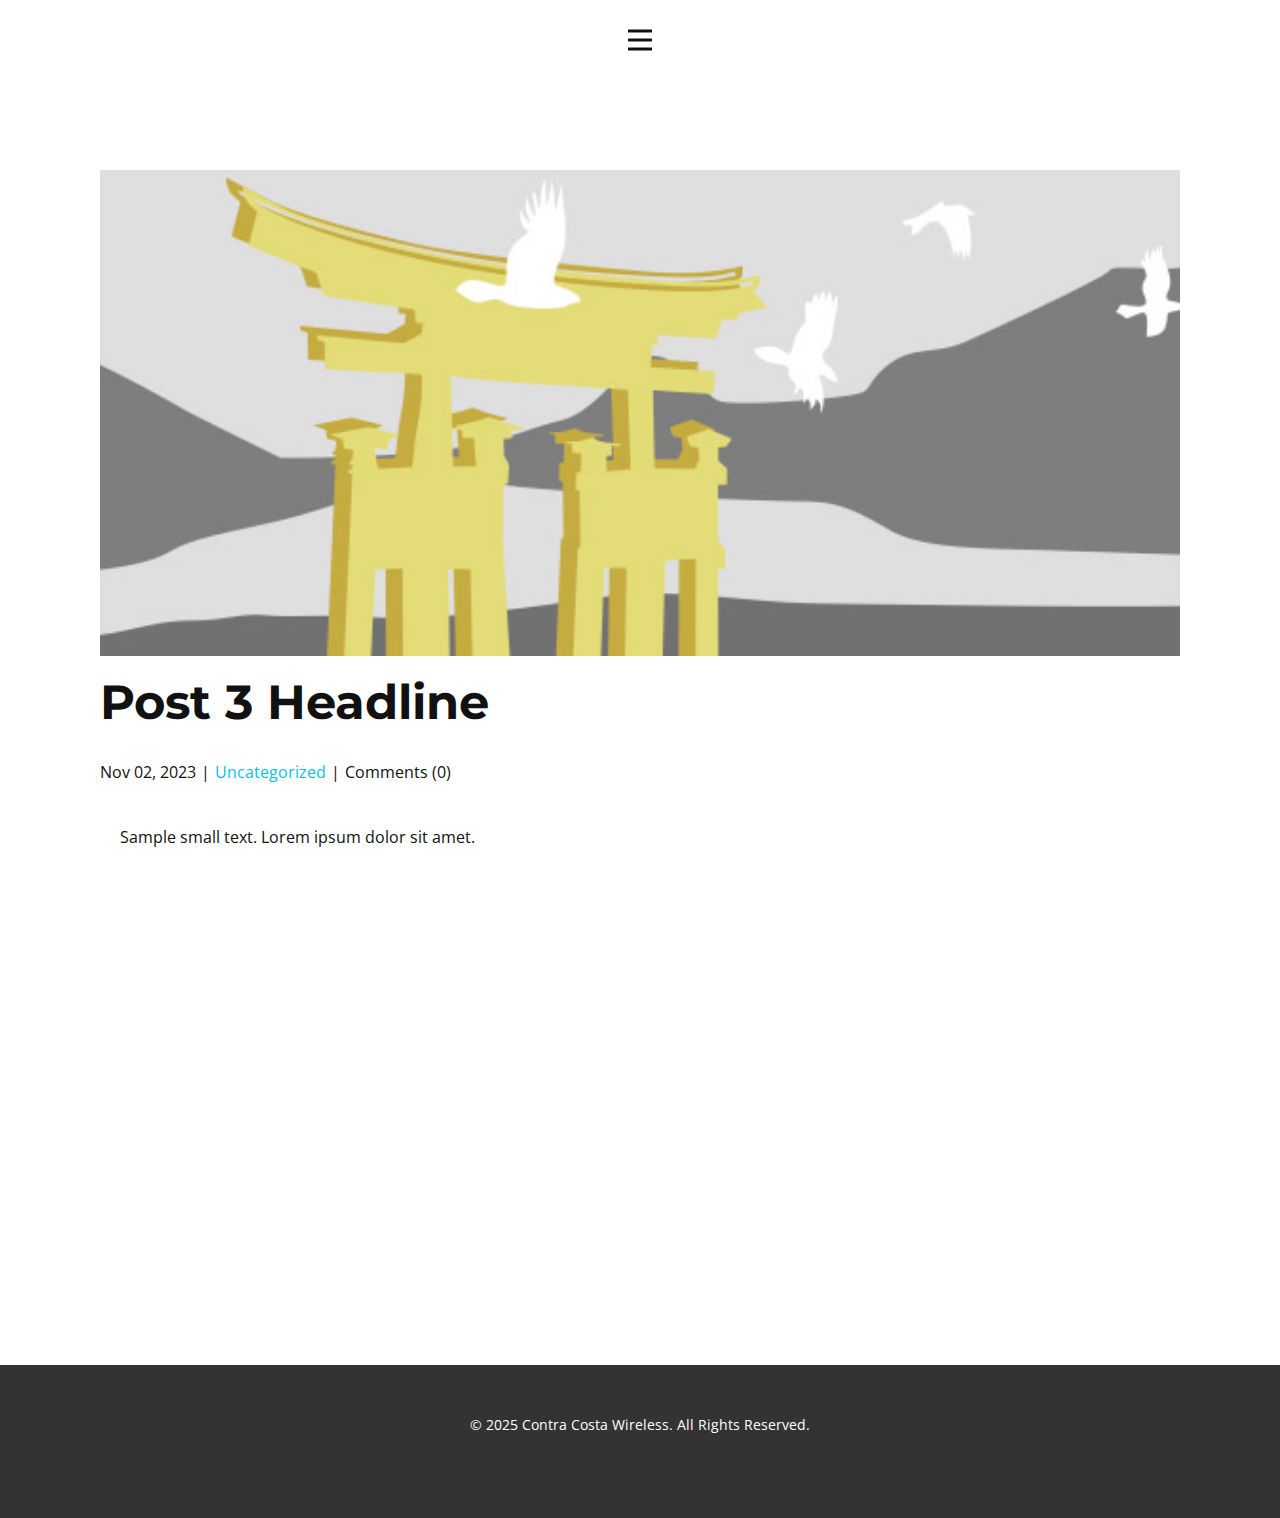
<file: blog/post-2.html>
<!DOCTYPE html>
<html style="font-size: 16px;" lang="en"><head>
    <meta name="viewport" content="width=device-width, initial-scale=1.0">
    <meta charset="utf-8">
    <meta name="keywords" content="Post 1 Headline">
    <meta name="description" content="">
    <title>Post 3 Headline</title>
    <link rel="stylesheet" href="../nicepage.css" media="screen">
<link rel="stylesheet" href="../Post-Template.css" media="screen">
    <script class="u-script" type="text/javascript" src="../jquery.js" defer=""></script>
    <script class="u-script" type="text/javascript" src="../nicepage.js" defer=""></script>
    <meta name="generator" content="Nicepage 7.12.19, nicepage.com">
    
    
    
    <link id="u-page-google-font" rel="stylesheet" href="https://fonts.googleapis.com/css2?display=swap&amp;family=Roboto:ital,wght@0,100;0,200;0,300;0,400;0,500;0,600;0,700;0,800;0,900;1,100;1,200;1,300;1,400;1,500;1,600;1,700;1,800;1,900&amp;family=Open+Sans:ital,wght@0,300;0,400;0,500;0,600;0,700;0,800;1,300;1,400;1,500;1,600;1,700;1,800&amp;family=Montserrat:ital,wght@0,100;0,200;0,300;0,400;0,500;0,600;0,700;0,800;0,900;1,100;1,200;1,300;1,400;1,500;1,600;1,700;1,800;1,900">
    <script type="application/ld+json">{
		"@context": "http://schema.org",
		"@type": "Organization",
		"name": ""
}</script>
    <meta name="theme-color" content="#0abbfb">
  <meta data-intl-tel-input-cdn-path="intlTelInput/"></head>
  <body data-path-to-root="./" data-include-products="false" class="u-body u-xl-mode" data-lang="en"><header class="u-clearfix u-container-align-center u-header u-header" id="sec-26ab"><div class="u-clearfix u-sheet u-sheet-1">
        <nav class="u-menu u-menu-hamburger u-offcanvas u-menu-1" data-responsive-from="XL" role="navigation">
          <div class="menu-collapse" style="font-size: 1rem; letter-spacing: 0px;">
            <a class="u-button-style u-custom-left-right-menu-spacing u-custom-padding-bottom u-custom-text-hover-color u-custom-top-bottom-menu-spacing u-hamburger-link u-nav-link u-text-active-palette-1-base u-text-hover-palette-2-base" href="#" tabindex="-1" aria-label="Open menu" aria-controls="f42d">
              <svg class="u-svg-link" viewBox="0 0 24 24"><use xlink:href="#menu-hamburger"></use></svg>
              <svg class="u-svg-content" version="1.1" id="menu-hamburger" viewBox="0 0 16 16" x="0px" y="0px" xmlns:xlink="http://www.w3.org/1999/xlink" xmlns="http://www.w3.org/2000/svg"><g><rect y="1" width="16" height="2"></rect><rect y="7" width="16" height="2"></rect><rect y="13" width="16" height="2"></rect>
</g></svg>
            </a>
          </div>
          <div class="u-custom-menu u-nav-container">
            <ul class="u-nav u-unstyled u-nav-1" role="menubar"><li class="u-nav-item" role="none"><a class="u-button-style u-nav-link u-text-active-palette-1-base u-text-hover-palette-1-light-2" href="../" style="padding: 10px 20px;" role="menuitem">Home 1</a>
</li><li class="u-nav-item" role="none"><a class="u-button-style u-nav-link u-text-active-palette-1-base u-text-hover-palette-1-light-2" href="../Team.html" style="padding: 10px 20px;" role="menuitem">Team</a>
</li><li class="u-nav-item" role="none"><a class="u-button-style u-nav-link u-text-active-palette-1-base u-text-hover-palette-1-light-2" href="../Contact.html" style="padding: 10px 20px;" role="menuitem">Contact 1</a>
</li></ul>
          </div>
          <div class="u-custom-menu u-nav-container-collapse" id="f42d" role="region" aria-label="Menu panel">
            <div class="u-black u-container-style u-inner-container-layout u-opacity u-opacity-95 u-sidenav">
              <div class="u-inner-container-layout u-sidenav-overflow">
                <div class="u-menu-close" tabindex="-1" aria-label="Close menu"></div>
                <ul class="u-align-center u-nav u-popupmenu-items u-unstyled u-nav-2"><li class="u-nav-item"><a class="u-button-style u-nav-link" href="../">Home 1</a>
</li><li class="u-nav-item"><a class="u-button-style u-nav-link" href="../Team.html">Team</a>
</li><li class="u-nav-item"><a class="u-button-style u-nav-link" href="../Contact.html">Contact 1</a>
</li></ul>
              </div>
            </div>
            <div class="u-black u-menu-overlay u-opacity u-opacity-70"></div>
          </div>
        </nav>
      </div></header>
    <section class="u-align-center u-clearfix u-section-1" id="block-1">
      <div class="u-clearfix u-sheet u-valign-middle-md u-valign-middle-sm u-valign-middle-xs u-sheet-1"><!--post_details--><!--post_details_options_json--><!--{"source":""}--><!--/post_details_options_json--><!--blog_post-->
        <div class="u-container-style u-expanded-width u-post-details u-post-details-1">
          <div class="u-container-layout u-valign-middle u-container-layout-1"><!--blog_post_image-->
            <img alt="" class="u-blog-control u-expanded-width u-image u-image-default u-image-1" src="../images/8ad73f3c.jpeg"><!--/blog_post_image--><!--blog_post_header-->
            <h2 class="u-blog-control u-text u-text-1">Post 3 Headline</h2><!--/blog_post_header--><!--blog_post_metadata-->
            <div class="u-blog-control u-metadata u-metadata-1"><!--blog_post_metadata_date--><span class="u-meta-date u-meta-icon">Nov 02, 2023</span><!--/blog_post_metadata_date--><!--blog_post_metadata_category--><span class="u-meta-category u-meta-icon"><a href="/blog/blog.html#/blog-1///">Uncategorized</a></span><!--/blog_post_metadata_category--><!--blog_post_metadata_comments--><span class="u-meta-comments u-meta-icon"><!--blog_post_metadata_comments_content-->Comments (0)<!--/blog_post_metadata_comments_content--></span><!--/blog_post_metadata_comments-->
            </div><!--/blog_post_metadata--><!--blog_post_content-->
            <div class="u-align-justify u-blog-control u-post-content u-text u-text-2 fr-view">
  <p>
    <meta name="viewport" content="width=device-width, initial-scale=1.0">
    <meta charset="utf-8">
    <meta name="keywords" content=""><meta name="description" content="">
    <title></title>
    <link rel="stylesheet" href="//capp.nicepage.com/3bb2d2bf32f4cf827dee7860cd307eebbc050922/nicepage.css" media="screen" class="u-static-style"><link rel="stylesheet" href="//capp.nicepage.com/3bb2d2bf32f4cf827dee7860cd307eebbc050922/nicepage.css" media="screen" class="u-static-style"><link rel="stylesheet" href="//capp.nicepage.com/3bb2d2bf32f4cf827dee7860cd307eebbc050922/nicepage.css" media="screen" class="u-static-style"><link rel="stylesheet" href="/nicepage.css" media="screen" class="u-static-style"><link rel="stylesheet" href="//capp.nicepage.com/3bb2d2bf32f4cf827dee7860cd307eebbc050922/nicepage.css" media="screen" class="u-static-style"><link rel="stylesheet" href="//capp.nicepage.com/3bb2d2bf32f4cf827dee7860cd307eebbc050922/nicepage.css" media="screen" class="u-static-style"><link rel="stylesheet" href="//capp.nicepage.com/3bb2d2bf32f4cf827dee7860cd307eebbc050922/nicepage.css" media="screen" class="u-static-style"><link rel="stylesheet" href="/nicepage.css" media="screen">
    <script class="u-script" type="text/javascript" src="//capp.nicepage.com/assets/jquery-1.9.1.min.js" defer=""></script>
    <script class="u-script" type="text/javascript" src="//capp.nicepage.com/3007bee5b83aa4921ec34a2ecd73584c9bf88378/nicepage.js" defer=""></script>
</p><section class="u-clearfix u-valign-top u-block-570f-1" custom-posts-hash="T" data-section-properties="{&quot;margin&quot;:&quot;none&quot;,&quot;stretch&quot;:true}" data-id="570f" data-posts-content="[{'images':[],'maps':[],'videos':[],'icons':[],'textWidth':'','textHeight':'','id':1,'headingProp':'h3','textProp':'text'}]" style="min-height: 500px">
  <div class="u-clearfix u-rich-text u-text u-block-570f-4" data-state="{&quot;margin-top&quot;:{&quot;shouldApplyDefaultMargins&quot;:{&quot;XL&quot;:false,&quot;LG&quot;:false,&quot;MD&quot;:false,&quot;SM&quot;:true,&quot;XS&quot;:true},&quot;parentVerticalAlign&quot;:{&quot;XL&quot;:&quot;top&quot;,&quot;LG&quot;:&quot;top&quot;,&quot;MD&quot;:&quot;top&quot;,&quot;SM&quot;:&quot;top&quot;,&quot;XS&quot;:&quot;top&quot;}},&quot;margin-bottom&quot;:{&quot;shouldApplyDefaultMargins&quot;:{&quot;XL&quot;:false,&quot;LG&quot;:false,&quot;MD&quot;:false,&quot;SM&quot;:true,&quot;XS&quot;:true},&quot;parentVerticalAlign&quot;:{&quot;XL&quot;:&quot;top&quot;,&quot;LG&quot;:&quot;top&quot;,&quot;MD&quot;:&quot;top&quot;,&quot;SM&quot;:&quot;top&quot;,&quot;XS&quot;:&quot;top&quot;}}}" style="padding-left: 20px; padding-right: 20px">
  Sample small text. Lorem ipsum dolor sit amet.
  </div>
  <style data-mode="XL">@media (min-width: 1200px) {
  .u-block-570f-1 {
    min-height: 500px;
  }
  .u-block-570f-4 {
    padding-left: 20px;
    padding-right: 20px;
  }
}</style>
  <style data-mode="LG">@media (max-width: 1199px) and (min-width: 992px) {
  .u-block-570f-1 {
    min-height: 500px;
  }
  .u-block-570f-4 {
    padding-left: 20px;
    padding-right: 20px;
  }
}</style>
  <style data-mode="MD">@media (max-width: 991px) and (min-width: 768px) {
  .u-block-570f-1 {
    min-height: 500px;
  }
  .u-block-570f-4 {
    padding-left: 20px;
    padding-right: 20px;
  }
}</style>
  <style data-mode="SM">@media (max-width: 767px) and (min-width: 576px) {
  .u-block-570f-1 {
    min-height: 500px;
  }
  .u-block-570f-4 {
    padding-left: 20px;
    padding-right: 20px;
    margin-top: 60px;
    margin-bottom: 60px;
  }
}</style>
  <style data-mode="XS">@media (max-width: 575px) {
  .u-block-570f-1 {
    min-height: 500px;
  }
  .u-block-570f-4 {
    padding-left: 20px;
    padding-right: 20px;
    margin-top: 60px;
    margin-bottom: 60px;
  }
}</style>
</section>
<p></p>
  </div><!--/blog_post_content-->
          </div>
        </div><!--/blog_post--><!--/post_details-->
      </div>
    </section>
    
    
    
    <footer class="u-align-center u-clearfix u-container-align-center u-footer u-grey-80 u-footer" id="sec-29e7"><div class="u-clearfix u-sheet u-sheet-1">
        <p class="u-small-text u-text u-text-variant u-text-1"> © 2025 Contra Costa Wireless. All Rights Reserved.<br>
        </p>
      </div></footer>
    <section class="u-backlink u-clearfix u-grey-80"></section>
  
</body></html>
</file>
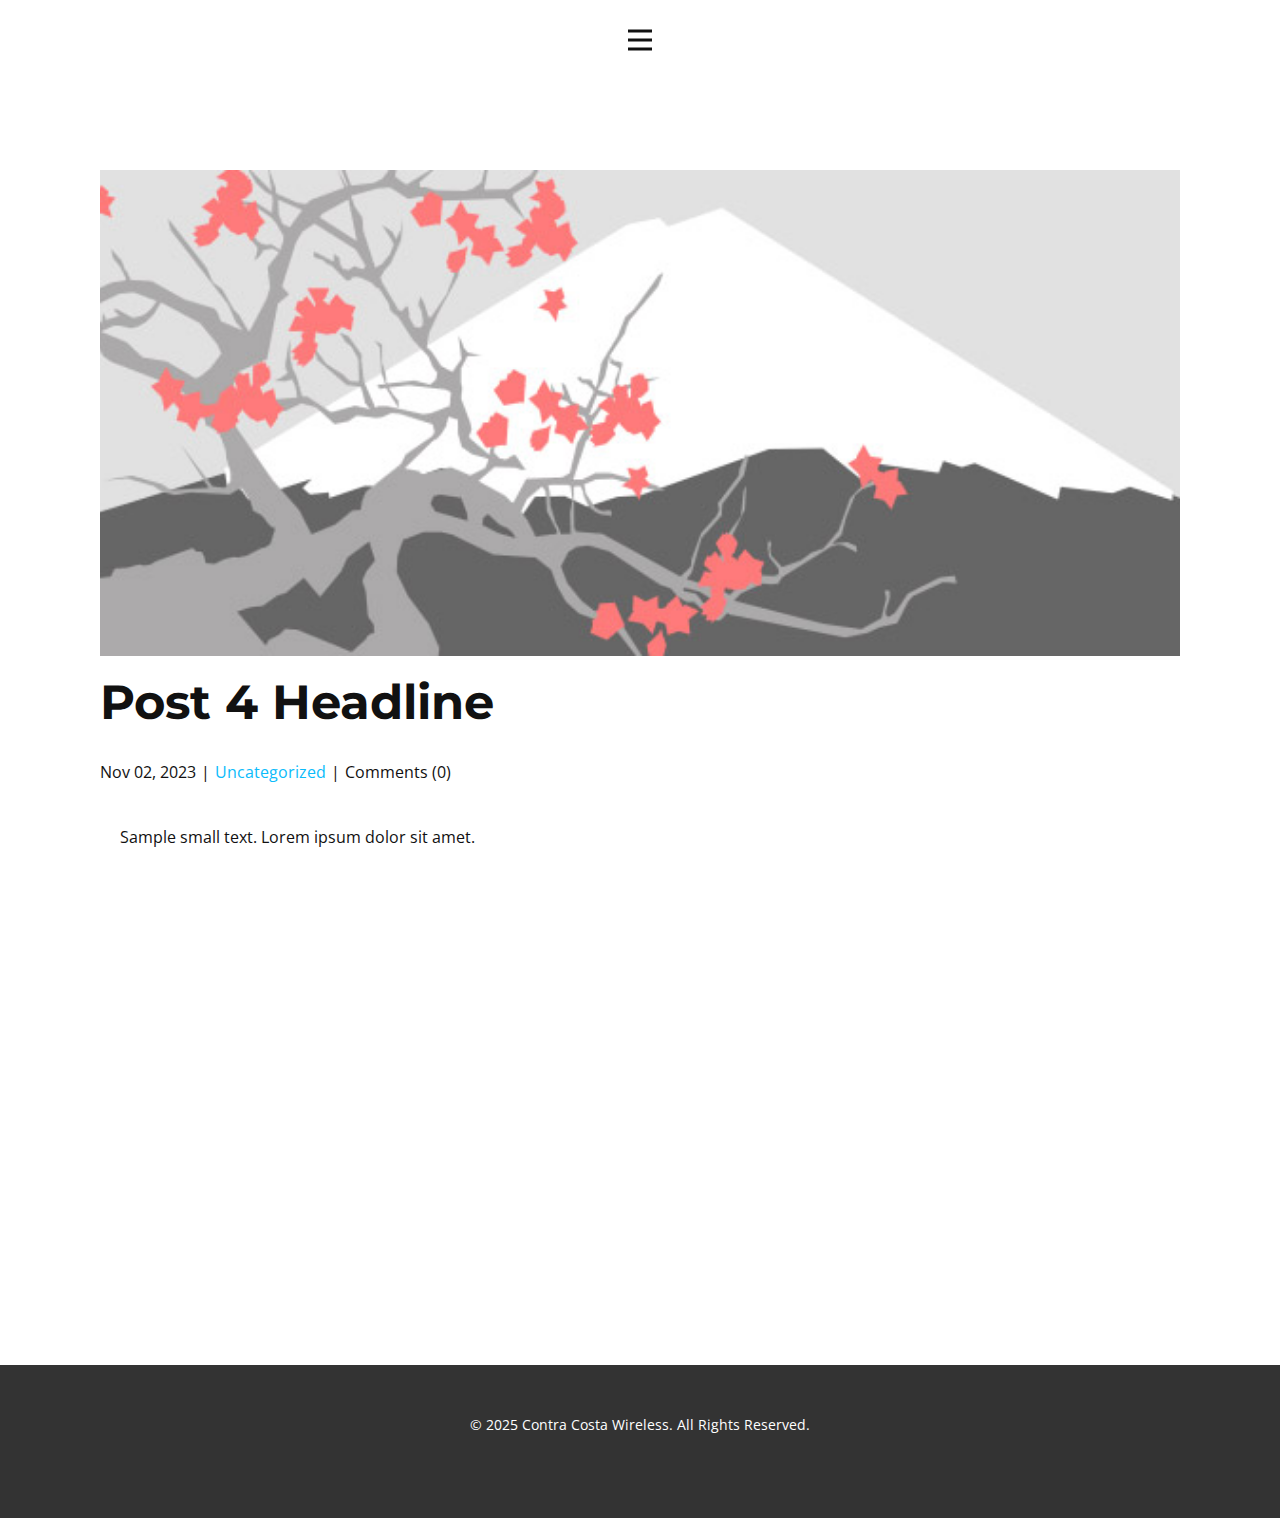
<file: blog/post-3.html>
<!DOCTYPE html>
<html style="font-size: 16px;" lang="en"><head>
    <meta name="viewport" content="width=device-width, initial-scale=1.0">
    <meta charset="utf-8">
    <meta name="keywords" content="Post 1 Headline">
    <meta name="description" content="">
    <title>Post 4 Headline</title>
    <link rel="stylesheet" href="../nicepage.css" media="screen">
<link rel="stylesheet" href="../Post-Template.css" media="screen">
    <script class="u-script" type="text/javascript" src="../jquery.js" defer=""></script>
    <script class="u-script" type="text/javascript" src="../nicepage.js" defer=""></script>
    <meta name="generator" content="Nicepage 7.12.19, nicepage.com">
    
    
    
    <link id="u-page-google-font" rel="stylesheet" href="https://fonts.googleapis.com/css2?display=swap&amp;family=Roboto:ital,wght@0,100;0,200;0,300;0,400;0,500;0,600;0,700;0,800;0,900;1,100;1,200;1,300;1,400;1,500;1,600;1,700;1,800;1,900&amp;family=Open+Sans:ital,wght@0,300;0,400;0,500;0,600;0,700;0,800;1,300;1,400;1,500;1,600;1,700;1,800&amp;family=Montserrat:ital,wght@0,100;0,200;0,300;0,400;0,500;0,600;0,700;0,800;0,900;1,100;1,200;1,300;1,400;1,500;1,600;1,700;1,800;1,900">
    <script type="application/ld+json">{
		"@context": "http://schema.org",
		"@type": "Organization",
		"name": ""
}</script>
    <meta name="theme-color" content="#0abbfb">
  <meta data-intl-tel-input-cdn-path="intlTelInput/"></head>
  <body data-path-to-root="./" data-include-products="false" class="u-body u-xl-mode" data-lang="en"><header class="u-clearfix u-container-align-center u-header u-header" id="sec-26ab"><div class="u-clearfix u-sheet u-sheet-1">
        <nav class="u-menu u-menu-hamburger u-offcanvas u-menu-1" data-responsive-from="XL" role="navigation">
          <div class="menu-collapse" style="font-size: 1rem; letter-spacing: 0px;">
            <a class="u-button-style u-custom-left-right-menu-spacing u-custom-padding-bottom u-custom-text-hover-color u-custom-top-bottom-menu-spacing u-hamburger-link u-nav-link u-text-active-palette-1-base u-text-hover-palette-2-base" href="#" tabindex="-1" aria-label="Open menu" aria-controls="f42d">
              <svg class="u-svg-link" viewBox="0 0 24 24"><use xlink:href="#menu-hamburger"></use></svg>
              <svg class="u-svg-content" version="1.1" id="menu-hamburger" viewBox="0 0 16 16" x="0px" y="0px" xmlns:xlink="http://www.w3.org/1999/xlink" xmlns="http://www.w3.org/2000/svg"><g><rect y="1" width="16" height="2"></rect><rect y="7" width="16" height="2"></rect><rect y="13" width="16" height="2"></rect>
</g></svg>
            </a>
          </div>
          <div class="u-custom-menu u-nav-container">
            <ul class="u-nav u-unstyled u-nav-1" role="menubar"><li class="u-nav-item" role="none"><a class="u-button-style u-nav-link u-text-active-palette-1-base u-text-hover-palette-1-light-2" href="../" style="padding: 10px 20px;" role="menuitem">Home 1</a>
</li><li class="u-nav-item" role="none"><a class="u-button-style u-nav-link u-text-active-palette-1-base u-text-hover-palette-1-light-2" href="../Team.html" style="padding: 10px 20px;" role="menuitem">Team</a>
</li><li class="u-nav-item" role="none"><a class="u-button-style u-nav-link u-text-active-palette-1-base u-text-hover-palette-1-light-2" href="../Contact.html" style="padding: 10px 20px;" role="menuitem">Contact 1</a>
</li></ul>
          </div>
          <div class="u-custom-menu u-nav-container-collapse" id="f42d" role="region" aria-label="Menu panel">
            <div class="u-black u-container-style u-inner-container-layout u-opacity u-opacity-95 u-sidenav">
              <div class="u-inner-container-layout u-sidenav-overflow">
                <div class="u-menu-close" tabindex="-1" aria-label="Close menu"></div>
                <ul class="u-align-center u-nav u-popupmenu-items u-unstyled u-nav-2"><li class="u-nav-item"><a class="u-button-style u-nav-link" href="../">Home 1</a>
</li><li class="u-nav-item"><a class="u-button-style u-nav-link" href="../Team.html">Team</a>
</li><li class="u-nav-item"><a class="u-button-style u-nav-link" href="../Contact.html">Contact 1</a>
</li></ul>
              </div>
            </div>
            <div class="u-black u-menu-overlay u-opacity u-opacity-70"></div>
          </div>
        </nav>
      </div></header>
    <section class="u-align-center u-clearfix u-section-1" id="block-1">
      <div class="u-clearfix u-sheet u-valign-middle-md u-valign-middle-sm u-valign-middle-xs u-sheet-1"><!--post_details--><!--post_details_options_json--><!--{"source":""}--><!--/post_details_options_json--><!--blog_post-->
        <div class="u-container-style u-expanded-width u-post-details u-post-details-1">
          <div class="u-container-layout u-valign-middle u-container-layout-1"><!--blog_post_image-->
            <img alt="" class="u-blog-control u-expanded-width u-image u-image-default u-image-1" src="../images/0fd3416c.jpeg"><!--/blog_post_image--><!--blog_post_header-->
            <h2 class="u-blog-control u-text u-text-1">Post 4 Headline</h2><!--/blog_post_header--><!--blog_post_metadata-->
            <div class="u-blog-control u-metadata u-metadata-1"><!--blog_post_metadata_date--><span class="u-meta-date u-meta-icon">Nov 02, 2023</span><!--/blog_post_metadata_date--><!--blog_post_metadata_category--><span class="u-meta-category u-meta-icon"><a href="/blog/blog.html#/blog-1///">Uncategorized</a></span><!--/blog_post_metadata_category--><!--blog_post_metadata_comments--><span class="u-meta-comments u-meta-icon"><!--blog_post_metadata_comments_content-->Comments (0)<!--/blog_post_metadata_comments_content--></span><!--/blog_post_metadata_comments-->
            </div><!--/blog_post_metadata--><!--blog_post_content-->
            <div class="u-align-justify u-blog-control u-post-content u-text u-text-2 fr-view">
  <p>
    <meta name="viewport" content="width=device-width, initial-scale=1.0">
    <meta charset="utf-8">
    <meta name="keywords" content=""><meta name="description" content="">
    <title></title>
    <link rel="stylesheet" href="//capp.nicepage.com/3bb2d2bf32f4cf827dee7860cd307eebbc050922/nicepage.css" media="screen" class="u-static-style"><link rel="stylesheet" href="//capp.nicepage.com/3bb2d2bf32f4cf827dee7860cd307eebbc050922/nicepage.css" media="screen" class="u-static-style"><link rel="stylesheet" href="//capp.nicepage.com/3bb2d2bf32f4cf827dee7860cd307eebbc050922/nicepage.css" media="screen" class="u-static-style"><link rel="stylesheet" href="/nicepage.css" media="screen" class="u-static-style"><link rel="stylesheet" href="//capp.nicepage.com/3bb2d2bf32f4cf827dee7860cd307eebbc050922/nicepage.css" media="screen" class="u-static-style"><link rel="stylesheet" href="//capp.nicepage.com/3bb2d2bf32f4cf827dee7860cd307eebbc050922/nicepage.css" media="screen" class="u-static-style"><link rel="stylesheet" href="//capp.nicepage.com/3bb2d2bf32f4cf827dee7860cd307eebbc050922/nicepage.css" media="screen" class="u-static-style"><link rel="stylesheet" href="/nicepage.css" media="screen">
    <script class="u-script" type="text/javascript" src="//capp.nicepage.com/assets/jquery-1.9.1.min.js" defer=""></script>
    <script class="u-script" type="text/javascript" src="//capp.nicepage.com/3007bee5b83aa4921ec34a2ecd73584c9bf88378/nicepage.js" defer=""></script>
</p><section class="u-clearfix u-valign-top u-block-75ed-1" custom-posts-hash="T" data-section-properties="{&quot;margin&quot;:&quot;none&quot;,&quot;stretch&quot;:true}" data-id="75ed" data-posts-content="[{'images':[],'maps':[],'videos':[],'icons':[],'textWidth':'','textHeight':'','id':1,'headingProp':'h3','textProp':'text'}]" style="min-height: 500px">
  <div class="u-clearfix u-rich-text u-text u-block-75ed-4" data-state="{&quot;margin-top&quot;:{&quot;shouldApplyDefaultMargins&quot;:{&quot;XL&quot;:false,&quot;LG&quot;:false,&quot;MD&quot;:false,&quot;SM&quot;:true,&quot;XS&quot;:true},&quot;parentVerticalAlign&quot;:{&quot;XL&quot;:&quot;top&quot;,&quot;LG&quot;:&quot;top&quot;,&quot;MD&quot;:&quot;top&quot;,&quot;SM&quot;:&quot;top&quot;,&quot;XS&quot;:&quot;top&quot;}},&quot;margin-bottom&quot;:{&quot;shouldApplyDefaultMargins&quot;:{&quot;XL&quot;:false,&quot;LG&quot;:false,&quot;MD&quot;:false,&quot;SM&quot;:true,&quot;XS&quot;:true},&quot;parentVerticalAlign&quot;:{&quot;XL&quot;:&quot;top&quot;,&quot;LG&quot;:&quot;top&quot;,&quot;MD&quot;:&quot;top&quot;,&quot;SM&quot;:&quot;top&quot;,&quot;XS&quot;:&quot;top&quot;}}}" style="padding-left: 20px; padding-right: 20px">
  Sample small text. Lorem ipsum dolor sit amet.
  </div>
  <style data-mode="XL">@media (min-width: 1200px) {
  .u-block-75ed-1 {
    min-height: 500px;
  }
  .u-block-75ed-4 {
    padding-left: 20px;
    padding-right: 20px;
  }
}</style>
  <style data-mode="LG">@media (max-width: 1199px) and (min-width: 992px) {
  .u-block-75ed-1 {
    min-height: 500px;
  }
  .u-block-75ed-4 {
    padding-left: 20px;
    padding-right: 20px;
  }
}</style>
  <style data-mode="MD">@media (max-width: 991px) and (min-width: 768px) {
  .u-block-75ed-1 {
    min-height: 500px;
  }
  .u-block-75ed-4 {
    padding-left: 20px;
    padding-right: 20px;
  }
}</style>
  <style data-mode="SM">@media (max-width: 767px) and (min-width: 576px) {
  .u-block-75ed-1 {
    min-height: 500px;
  }
  .u-block-75ed-4 {
    padding-left: 20px;
    padding-right: 20px;
    margin-top: 60px;
    margin-bottom: 60px;
  }
}</style>
  <style data-mode="XS">@media (max-width: 575px) {
  .u-block-75ed-1 {
    min-height: 500px;
  }
  .u-block-75ed-4 {
    padding-left: 20px;
    padding-right: 20px;
    margin-top: 60px;
    margin-bottom: 60px;
  }
}</style>
</section>
<p></p>
  </div><!--/blog_post_content-->
          </div>
        </div><!--/blog_post--><!--/post_details-->
      </div>
    </section>
    
    
    
    <footer class="u-align-center u-clearfix u-container-align-center u-footer u-grey-80 u-footer" id="sec-29e7"><div class="u-clearfix u-sheet u-sheet-1">
        <p class="u-small-text u-text u-text-variant u-text-1"> © 2025 Contra Costa Wireless. All Rights Reserved.<br>
        </p>
      </div></footer>
    <section class="u-backlink u-clearfix u-grey-80"></section>
  
</body></html>
</file>
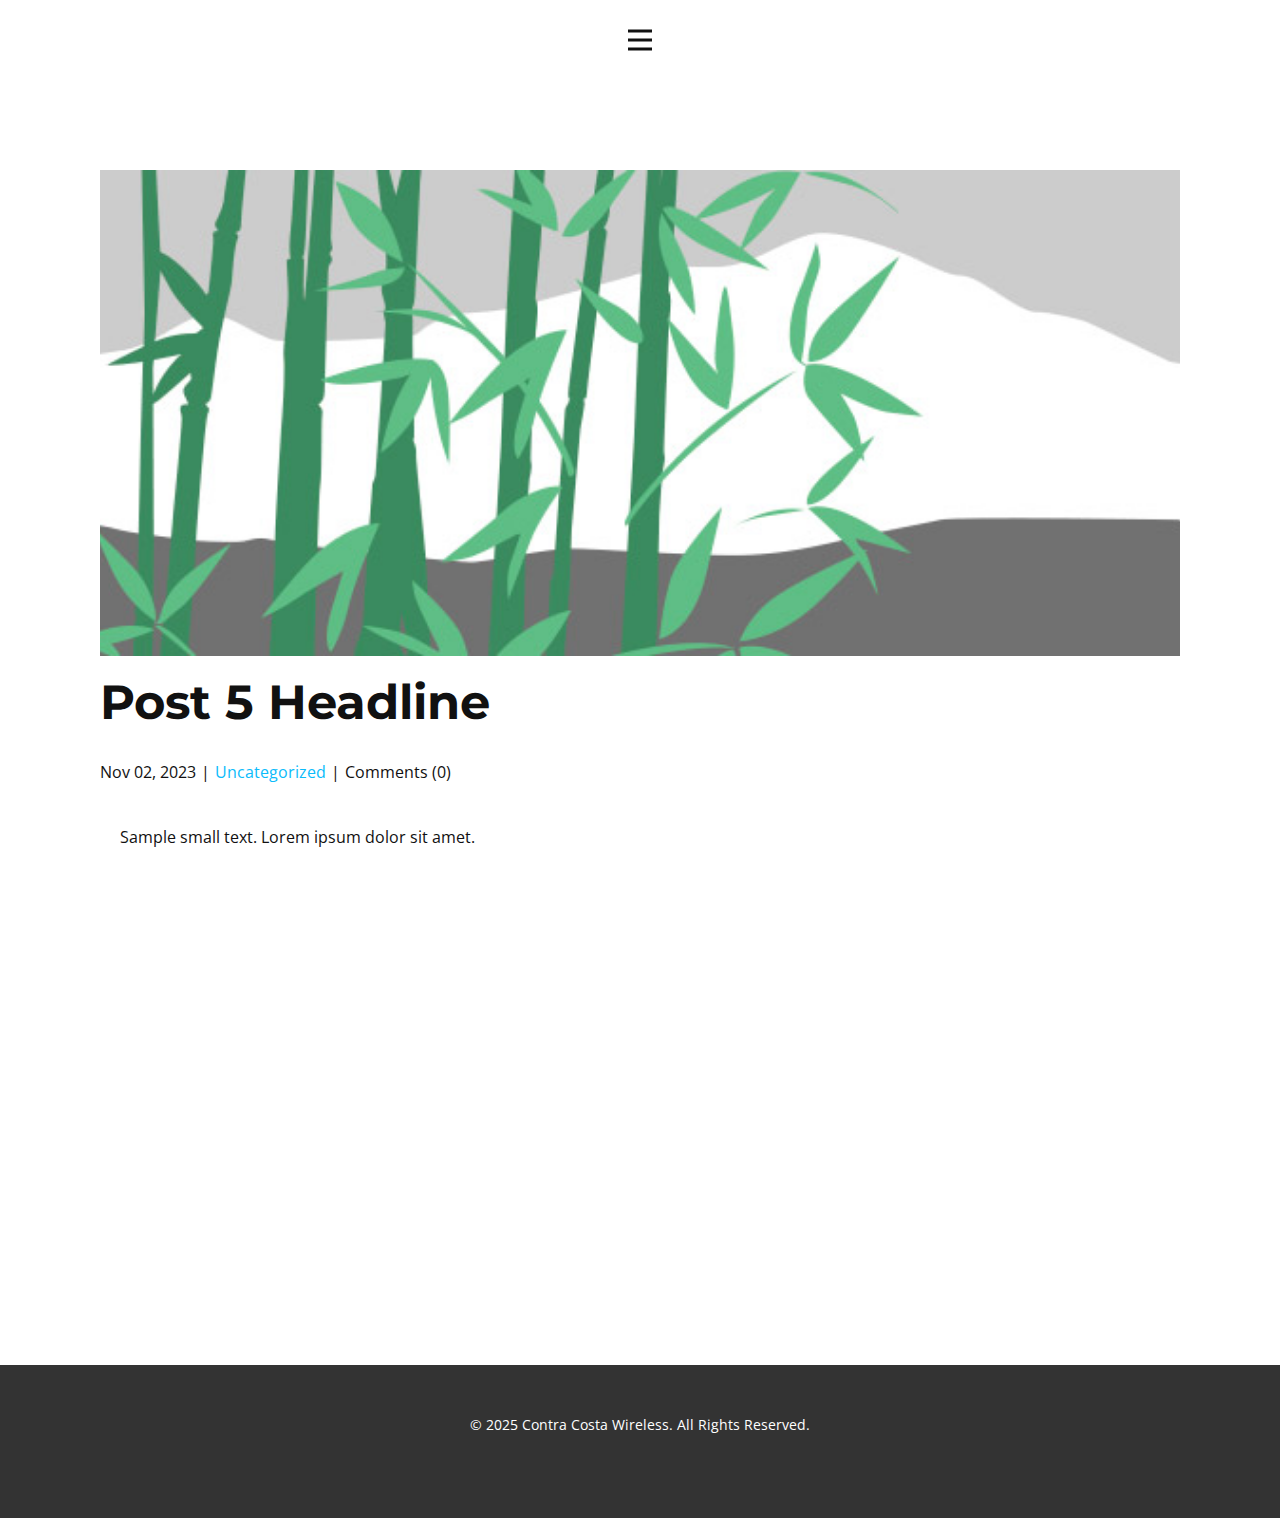
<file: blog/post-4.html>
<!DOCTYPE html>
<html style="font-size: 16px;" lang="en"><head>
    <meta name="viewport" content="width=device-width, initial-scale=1.0">
    <meta charset="utf-8">
    <meta name="keywords" content="Post 1 Headline">
    <meta name="description" content="">
    <title>Post 5 Headline</title>
    <link rel="stylesheet" href="../nicepage.css" media="screen">
<link rel="stylesheet" href="../Post-Template.css" media="screen">
    <script class="u-script" type="text/javascript" src="../jquery.js" defer=""></script>
    <script class="u-script" type="text/javascript" src="../nicepage.js" defer=""></script>
    <meta name="generator" content="Nicepage 7.12.19, nicepage.com">
    
    
    
    <link id="u-page-google-font" rel="stylesheet" href="https://fonts.googleapis.com/css2?display=swap&amp;family=Roboto:ital,wght@0,100;0,200;0,300;0,400;0,500;0,600;0,700;0,800;0,900;1,100;1,200;1,300;1,400;1,500;1,600;1,700;1,800;1,900&amp;family=Open+Sans:ital,wght@0,300;0,400;0,500;0,600;0,700;0,800;1,300;1,400;1,500;1,600;1,700;1,800&amp;family=Montserrat:ital,wght@0,100;0,200;0,300;0,400;0,500;0,600;0,700;0,800;0,900;1,100;1,200;1,300;1,400;1,500;1,600;1,700;1,800;1,900">
    <script type="application/ld+json">{
		"@context": "http://schema.org",
		"@type": "Organization",
		"name": ""
}</script>
    <meta name="theme-color" content="#0abbfb">
  <meta data-intl-tel-input-cdn-path="intlTelInput/"></head>
  <body data-path-to-root="./" data-include-products="false" class="u-body u-xl-mode" data-lang="en"><header class="u-clearfix u-container-align-center u-header u-header" id="sec-26ab"><div class="u-clearfix u-sheet u-sheet-1">
        <nav class="u-menu u-menu-hamburger u-offcanvas u-menu-1" data-responsive-from="XL" role="navigation">
          <div class="menu-collapse" style="font-size: 1rem; letter-spacing: 0px;">
            <a class="u-button-style u-custom-left-right-menu-spacing u-custom-padding-bottom u-custom-text-hover-color u-custom-top-bottom-menu-spacing u-hamburger-link u-nav-link u-text-active-palette-1-base u-text-hover-palette-2-base" href="#" tabindex="-1" aria-label="Open menu" aria-controls="f42d">
              <svg class="u-svg-link" viewBox="0 0 24 24"><use xlink:href="#menu-hamburger"></use></svg>
              <svg class="u-svg-content" version="1.1" id="menu-hamburger" viewBox="0 0 16 16" x="0px" y="0px" xmlns:xlink="http://www.w3.org/1999/xlink" xmlns="http://www.w3.org/2000/svg"><g><rect y="1" width="16" height="2"></rect><rect y="7" width="16" height="2"></rect><rect y="13" width="16" height="2"></rect>
</g></svg>
            </a>
          </div>
          <div class="u-custom-menu u-nav-container">
            <ul class="u-nav u-unstyled u-nav-1" role="menubar"><li class="u-nav-item" role="none"><a class="u-button-style u-nav-link u-text-active-palette-1-base u-text-hover-palette-1-light-2" href="../" style="padding: 10px 20px;" role="menuitem">Home 1</a>
</li><li class="u-nav-item" role="none"><a class="u-button-style u-nav-link u-text-active-palette-1-base u-text-hover-palette-1-light-2" href="../Team.html" style="padding: 10px 20px;" role="menuitem">Team</a>
</li><li class="u-nav-item" role="none"><a class="u-button-style u-nav-link u-text-active-palette-1-base u-text-hover-palette-1-light-2" href="../Contact.html" style="padding: 10px 20px;" role="menuitem">Contact 1</a>
</li></ul>
          </div>
          <div class="u-custom-menu u-nav-container-collapse" id="f42d" role="region" aria-label="Menu panel">
            <div class="u-black u-container-style u-inner-container-layout u-opacity u-opacity-95 u-sidenav">
              <div class="u-inner-container-layout u-sidenav-overflow">
                <div class="u-menu-close" tabindex="-1" aria-label="Close menu"></div>
                <ul class="u-align-center u-nav u-popupmenu-items u-unstyled u-nav-2"><li class="u-nav-item"><a class="u-button-style u-nav-link" href="../">Home 1</a>
</li><li class="u-nav-item"><a class="u-button-style u-nav-link" href="../Team.html">Team</a>
</li><li class="u-nav-item"><a class="u-button-style u-nav-link" href="../Contact.html">Contact 1</a>
</li></ul>
              </div>
            </div>
            <div class="u-black u-menu-overlay u-opacity u-opacity-70"></div>
          </div>
        </nav>
      </div></header>
    <section class="u-align-center u-clearfix u-section-1" id="block-1">
      <div class="u-clearfix u-sheet u-valign-middle-md u-valign-middle-sm u-valign-middle-xs u-sheet-1"><!--post_details--><!--post_details_options_json--><!--{"source":""}--><!--/post_details_options_json--><!--blog_post-->
        <div class="u-container-style u-expanded-width u-post-details u-post-details-1">
          <div class="u-container-layout u-valign-middle u-container-layout-1"><!--blog_post_image-->
            <img alt="" class="u-blog-control u-expanded-width u-image u-image-default u-image-1" src="../images/68f64b9d.jpeg"><!--/blog_post_image--><!--blog_post_header-->
            <h2 class="u-blog-control u-text u-text-1">Post 5 Headline</h2><!--/blog_post_header--><!--blog_post_metadata-->
            <div class="u-blog-control u-metadata u-metadata-1"><!--blog_post_metadata_date--><span class="u-meta-date u-meta-icon">Nov 02, 2023</span><!--/blog_post_metadata_date--><!--blog_post_metadata_category--><span class="u-meta-category u-meta-icon"><a href="/blog/blog.html#/blog-1///">Uncategorized</a></span><!--/blog_post_metadata_category--><!--blog_post_metadata_comments--><span class="u-meta-comments u-meta-icon"><!--blog_post_metadata_comments_content-->Comments (0)<!--/blog_post_metadata_comments_content--></span><!--/blog_post_metadata_comments-->
            </div><!--/blog_post_metadata--><!--blog_post_content-->
            <div class="u-align-justify u-blog-control u-post-content u-text u-text-2 fr-view">
  <p>
    <meta name="viewport" content="width=device-width, initial-scale=1.0">
    <meta charset="utf-8">
    <meta name="keywords" content=""><meta name="description" content="">
    <title></title>
    <link rel="stylesheet" href="//capp.nicepage.com/3bb2d2bf32f4cf827dee7860cd307eebbc050922/nicepage.css" media="screen" class="u-static-style"><link rel="stylesheet" href="//capp.nicepage.com/3bb2d2bf32f4cf827dee7860cd307eebbc050922/nicepage.css" media="screen" class="u-static-style"><link rel="stylesheet" href="//capp.nicepage.com/3bb2d2bf32f4cf827dee7860cd307eebbc050922/nicepage.css" media="screen" class="u-static-style"><link rel="stylesheet" href="/nicepage.css" media="screen" class="u-static-style"><link rel="stylesheet" href="//capp.nicepage.com/3bb2d2bf32f4cf827dee7860cd307eebbc050922/nicepage.css" media="screen" class="u-static-style"><link rel="stylesheet" href="//capp.nicepage.com/3bb2d2bf32f4cf827dee7860cd307eebbc050922/nicepage.css" media="screen" class="u-static-style"><link rel="stylesheet" href="//capp.nicepage.com/3bb2d2bf32f4cf827dee7860cd307eebbc050922/nicepage.css" media="screen" class="u-static-style"><link rel="stylesheet" href="/nicepage.css" media="screen">
    <script class="u-script" type="text/javascript" src="//capp.nicepage.com/assets/jquery-1.9.1.min.js" defer=""></script>
    <script class="u-script" type="text/javascript" src="//capp.nicepage.com/3007bee5b83aa4921ec34a2ecd73584c9bf88378/nicepage.js" defer=""></script>
</p><section class="u-clearfix u-valign-top u-block-cc04-1" custom-posts-hash="T" data-section-properties="{&quot;margin&quot;:&quot;none&quot;,&quot;stretch&quot;:true}" data-id="cc04" data-posts-content="[{'images':[],'maps':[],'videos':[],'icons':[],'textWidth':'','textHeight':'','id':1,'headingProp':'h3','textProp':'text'}]" style="min-height: 500px">
  <div class="u-clearfix u-rich-text u-text u-block-cc04-4" data-state="{&quot;margin-top&quot;:{&quot;shouldApplyDefaultMargins&quot;:{&quot;XL&quot;:false,&quot;LG&quot;:false,&quot;MD&quot;:false,&quot;SM&quot;:true,&quot;XS&quot;:true},&quot;parentVerticalAlign&quot;:{&quot;XL&quot;:&quot;top&quot;,&quot;LG&quot;:&quot;top&quot;,&quot;MD&quot;:&quot;top&quot;,&quot;SM&quot;:&quot;top&quot;,&quot;XS&quot;:&quot;top&quot;}},&quot;margin-bottom&quot;:{&quot;shouldApplyDefaultMargins&quot;:{&quot;XL&quot;:false,&quot;LG&quot;:false,&quot;MD&quot;:false,&quot;SM&quot;:true,&quot;XS&quot;:true},&quot;parentVerticalAlign&quot;:{&quot;XL&quot;:&quot;top&quot;,&quot;LG&quot;:&quot;top&quot;,&quot;MD&quot;:&quot;top&quot;,&quot;SM&quot;:&quot;top&quot;,&quot;XS&quot;:&quot;top&quot;}}}" style="padding-left: 20px; padding-right: 20px">
  Sample small text. Lorem ipsum dolor sit amet.
  </div>
  <style data-mode="XL">@media (min-width: 1200px) {
  .u-block-cc04-1 {
    min-height: 500px;
  }
  .u-block-cc04-4 {
    padding-left: 20px;
    padding-right: 20px;
  }
}</style>
  <style data-mode="LG">@media (max-width: 1199px) and (min-width: 992px) {
  .u-block-cc04-1 {
    min-height: 500px;
  }
  .u-block-cc04-4 {
    padding-left: 20px;
    padding-right: 20px;
  }
}</style>
  <style data-mode="MD">@media (max-width: 991px) and (min-width: 768px) {
  .u-block-cc04-1 {
    min-height: 500px;
  }
  .u-block-cc04-4 {
    padding-left: 20px;
    padding-right: 20px;
  }
}</style>
  <style data-mode="SM">@media (max-width: 767px) and (min-width: 576px) {
  .u-block-cc04-1 {
    min-height: 500px;
  }
  .u-block-cc04-4 {
    padding-left: 20px;
    padding-right: 20px;
    margin-top: 60px;
    margin-bottom: 60px;
  }
}</style>
  <style data-mode="XS">@media (max-width: 575px) {
  .u-block-cc04-1 {
    min-height: 500px;
  }
  .u-block-cc04-4 {
    padding-left: 20px;
    padding-right: 20px;
    margin-top: 60px;
    margin-bottom: 60px;
  }
}</style>
</section>
<p></p>
  </div><!--/blog_post_content-->
          </div>
        </div><!--/blog_post--><!--/post_details-->
      </div>
    </section>
    
    
    
    <footer class="u-align-center u-clearfix u-container-align-center u-footer u-grey-80 u-footer" id="sec-29e7"><div class="u-clearfix u-sheet u-sheet-1">
        <p class="u-small-text u-text u-text-variant u-text-1"> © 2025 Contra Costa Wireless. All Rights Reserved.<br>
        </p>
      </div></footer>
    <section class="u-backlink u-clearfix u-grey-80"></section>
  
</body></html>
</file>
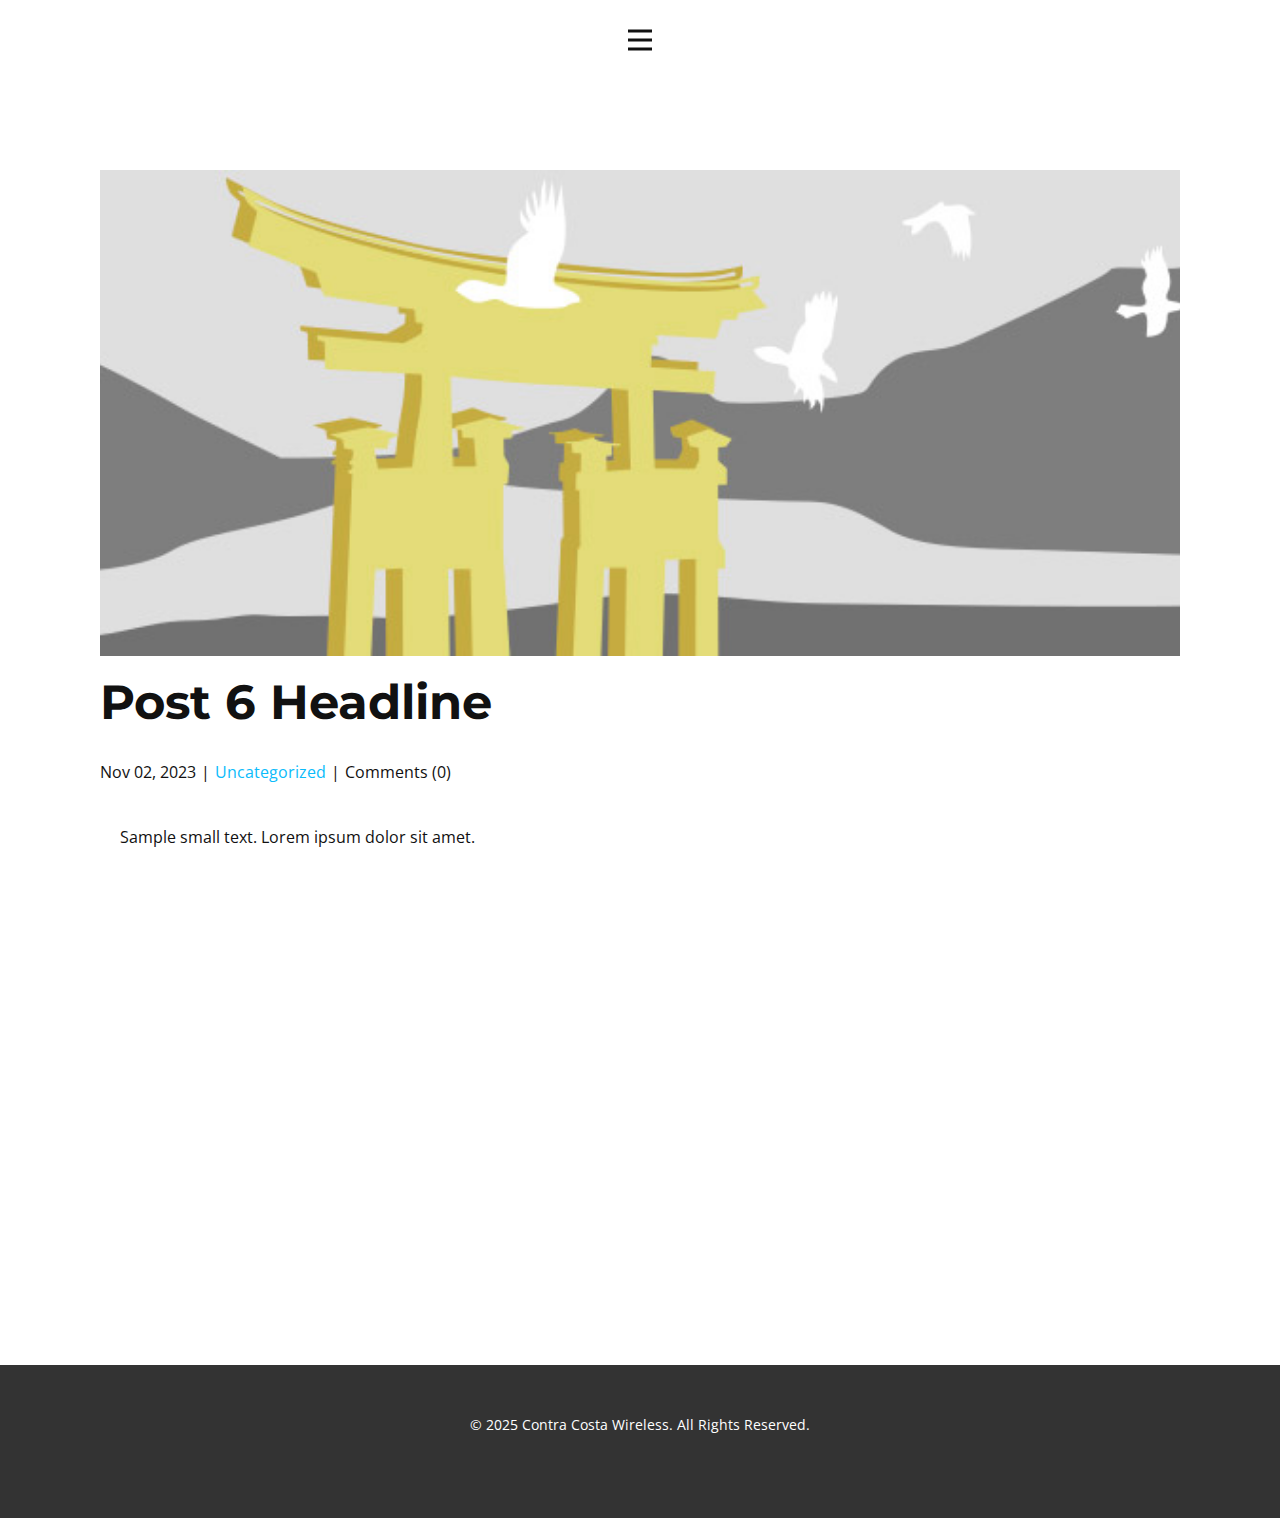
<file: blog/post-5.html>
<!DOCTYPE html>
<html style="font-size: 16px;" lang="en"><head>
    <meta name="viewport" content="width=device-width, initial-scale=1.0">
    <meta charset="utf-8">
    <meta name="keywords" content="Post 1 Headline">
    <meta name="description" content="">
    <title>Post 6 Headline</title>
    <link rel="stylesheet" href="../nicepage.css" media="screen">
<link rel="stylesheet" href="../Post-Template.css" media="screen">
    <script class="u-script" type="text/javascript" src="../jquery.js" defer=""></script>
    <script class="u-script" type="text/javascript" src="../nicepage.js" defer=""></script>
    <meta name="generator" content="Nicepage 7.12.19, nicepage.com">
    
    
    
    <link id="u-page-google-font" rel="stylesheet" href="https://fonts.googleapis.com/css2?display=swap&amp;family=Roboto:ital,wght@0,100;0,200;0,300;0,400;0,500;0,600;0,700;0,800;0,900;1,100;1,200;1,300;1,400;1,500;1,600;1,700;1,800;1,900&amp;family=Open+Sans:ital,wght@0,300;0,400;0,500;0,600;0,700;0,800;1,300;1,400;1,500;1,600;1,700;1,800&amp;family=Montserrat:ital,wght@0,100;0,200;0,300;0,400;0,500;0,600;0,700;0,800;0,900;1,100;1,200;1,300;1,400;1,500;1,600;1,700;1,800;1,900">
    <script type="application/ld+json">{
		"@context": "http://schema.org",
		"@type": "Organization",
		"name": ""
}</script>
    <meta name="theme-color" content="#0abbfb">
  <meta data-intl-tel-input-cdn-path="intlTelInput/"></head>
  <body data-path-to-root="./" data-include-products="false" class="u-body u-xl-mode" data-lang="en"><header class="u-clearfix u-container-align-center u-header u-header" id="sec-26ab"><div class="u-clearfix u-sheet u-sheet-1">
        <nav class="u-menu u-menu-hamburger u-offcanvas u-menu-1" data-responsive-from="XL" role="navigation">
          <div class="menu-collapse" style="font-size: 1rem; letter-spacing: 0px;">
            <a class="u-button-style u-custom-left-right-menu-spacing u-custom-padding-bottom u-custom-text-hover-color u-custom-top-bottom-menu-spacing u-hamburger-link u-nav-link u-text-active-palette-1-base u-text-hover-palette-2-base" href="#" tabindex="-1" aria-label="Open menu" aria-controls="f42d">
              <svg class="u-svg-link" viewBox="0 0 24 24"><use xlink:href="#menu-hamburger"></use></svg>
              <svg class="u-svg-content" version="1.1" id="menu-hamburger" viewBox="0 0 16 16" x="0px" y="0px" xmlns:xlink="http://www.w3.org/1999/xlink" xmlns="http://www.w3.org/2000/svg"><g><rect y="1" width="16" height="2"></rect><rect y="7" width="16" height="2"></rect><rect y="13" width="16" height="2"></rect>
</g></svg>
            </a>
          </div>
          <div class="u-custom-menu u-nav-container">
            <ul class="u-nav u-unstyled u-nav-1" role="menubar"><li class="u-nav-item" role="none"><a class="u-button-style u-nav-link u-text-active-palette-1-base u-text-hover-palette-1-light-2" href="../" style="padding: 10px 20px;" role="menuitem">Home 1</a>
</li><li class="u-nav-item" role="none"><a class="u-button-style u-nav-link u-text-active-palette-1-base u-text-hover-palette-1-light-2" href="../Team.html" style="padding: 10px 20px;" role="menuitem">Team</a>
</li><li class="u-nav-item" role="none"><a class="u-button-style u-nav-link u-text-active-palette-1-base u-text-hover-palette-1-light-2" href="../Contact.html" style="padding: 10px 20px;" role="menuitem">Contact 1</a>
</li></ul>
          </div>
          <div class="u-custom-menu u-nav-container-collapse" id="f42d" role="region" aria-label="Menu panel">
            <div class="u-black u-container-style u-inner-container-layout u-opacity u-opacity-95 u-sidenav">
              <div class="u-inner-container-layout u-sidenav-overflow">
                <div class="u-menu-close" tabindex="-1" aria-label="Close menu"></div>
                <ul class="u-align-center u-nav u-popupmenu-items u-unstyled u-nav-2"><li class="u-nav-item"><a class="u-button-style u-nav-link" href="../">Home 1</a>
</li><li class="u-nav-item"><a class="u-button-style u-nav-link" href="../Team.html">Team</a>
</li><li class="u-nav-item"><a class="u-button-style u-nav-link" href="../Contact.html">Contact 1</a>
</li></ul>
              </div>
            </div>
            <div class="u-black u-menu-overlay u-opacity u-opacity-70"></div>
          </div>
        </nav>
      </div></header>
    <section class="u-align-center u-clearfix u-section-1" id="block-1">
      <div class="u-clearfix u-sheet u-valign-middle-md u-valign-middle-sm u-valign-middle-xs u-sheet-1"><!--post_details--><!--post_details_options_json--><!--{"source":""}--><!--/post_details_options_json--><!--blog_post-->
        <div class="u-container-style u-expanded-width u-post-details u-post-details-1">
          <div class="u-container-layout u-valign-middle u-container-layout-1"><!--blog_post_image-->
            <img alt="" class="u-blog-control u-expanded-width u-image u-image-default u-image-1" src="../images/8ad73f3c.jpeg"><!--/blog_post_image--><!--blog_post_header-->
            <h2 class="u-blog-control u-text u-text-1">Post 6 Headline</h2><!--/blog_post_header--><!--blog_post_metadata-->
            <div class="u-blog-control u-metadata u-metadata-1"><!--blog_post_metadata_date--><span class="u-meta-date u-meta-icon">Nov 02, 2023</span><!--/blog_post_metadata_date--><!--blog_post_metadata_category--><span class="u-meta-category u-meta-icon"><a href="/blog/blog.html#/blog-1///">Uncategorized</a></span><!--/blog_post_metadata_category--><!--blog_post_metadata_comments--><span class="u-meta-comments u-meta-icon"><!--blog_post_metadata_comments_content-->Comments (0)<!--/blog_post_metadata_comments_content--></span><!--/blog_post_metadata_comments-->
            </div><!--/blog_post_metadata--><!--blog_post_content-->
            <div class="u-align-justify u-blog-control u-post-content u-text u-text-2 fr-view">
  <p>
    <meta name="viewport" content="width=device-width, initial-scale=1.0">
    <meta charset="utf-8">
    <meta name="keywords" content=""><meta name="description" content="">
    <title></title>
    <link rel="stylesheet" href="//capp.nicepage.com/3bb2d2bf32f4cf827dee7860cd307eebbc050922/nicepage.css" media="screen" class="u-static-style"><link rel="stylesheet" href="//capp.nicepage.com/3bb2d2bf32f4cf827dee7860cd307eebbc050922/nicepage.css" media="screen" class="u-static-style"><link rel="stylesheet" href="//capp.nicepage.com/3bb2d2bf32f4cf827dee7860cd307eebbc050922/nicepage.css" media="screen" class="u-static-style"><link rel="stylesheet" href="/nicepage.css" media="screen" class="u-static-style"><link rel="stylesheet" href="//capp.nicepage.com/3bb2d2bf32f4cf827dee7860cd307eebbc050922/nicepage.css" media="screen" class="u-static-style"><link rel="stylesheet" href="//capp.nicepage.com/3bb2d2bf32f4cf827dee7860cd307eebbc050922/nicepage.css" media="screen" class="u-static-style"><link rel="stylesheet" href="//capp.nicepage.com/3bb2d2bf32f4cf827dee7860cd307eebbc050922/nicepage.css" media="screen" class="u-static-style"><link rel="stylesheet" href="/nicepage.css" media="screen">
    <script class="u-script" type="text/javascript" src="//capp.nicepage.com/assets/jquery-1.9.1.min.js" defer=""></script>
    <script class="u-script" type="text/javascript" src="//capp.nicepage.com/3007bee5b83aa4921ec34a2ecd73584c9bf88378/nicepage.js" defer=""></script>
</p><section class="u-clearfix u-valign-top u-block-cf60-1" custom-posts-hash="T" data-section-properties="{&quot;margin&quot;:&quot;none&quot;,&quot;stretch&quot;:true}" data-id="cf60" data-posts-content="[{'images':[],'maps':[],'videos':[],'icons':[],'textWidth':'','textHeight':'','id':1,'headingProp':'h3','textProp':'text'}]" style="min-height: 500px">
  <div class="u-clearfix u-rich-text u-text u-block-cf60-4" data-state="{&quot;margin-top&quot;:{&quot;shouldApplyDefaultMargins&quot;:{&quot;XL&quot;:false,&quot;LG&quot;:false,&quot;MD&quot;:false,&quot;SM&quot;:true,&quot;XS&quot;:true},&quot;parentVerticalAlign&quot;:{&quot;XL&quot;:&quot;top&quot;,&quot;LG&quot;:&quot;top&quot;,&quot;MD&quot;:&quot;top&quot;,&quot;SM&quot;:&quot;top&quot;,&quot;XS&quot;:&quot;top&quot;}},&quot;margin-bottom&quot;:{&quot;shouldApplyDefaultMargins&quot;:{&quot;XL&quot;:false,&quot;LG&quot;:false,&quot;MD&quot;:false,&quot;SM&quot;:true,&quot;XS&quot;:true},&quot;parentVerticalAlign&quot;:{&quot;XL&quot;:&quot;top&quot;,&quot;LG&quot;:&quot;top&quot;,&quot;MD&quot;:&quot;top&quot;,&quot;SM&quot;:&quot;top&quot;,&quot;XS&quot;:&quot;top&quot;}}}" style="padding-left: 20px; padding-right: 20px">
  Sample small text. Lorem ipsum dolor sit amet.
  </div>
  <style data-mode="XL">@media (min-width: 1200px) {
  .u-block-cf60-1 {
    min-height: 500px;
  }
  .u-block-cf60-4 {
    padding-left: 20px;
    padding-right: 20px;
  }
}</style>
  <style data-mode="LG">@media (max-width: 1199px) and (min-width: 992px) {
  .u-block-cf60-1 {
    min-height: 500px;
  }
  .u-block-cf60-4 {
    padding-left: 20px;
    padding-right: 20px;
  }
}</style>
  <style data-mode="MD">@media (max-width: 991px) and (min-width: 768px) {
  .u-block-cf60-1 {
    min-height: 500px;
  }
  .u-block-cf60-4 {
    padding-left: 20px;
    padding-right: 20px;
  }
}</style>
  <style data-mode="SM">@media (max-width: 767px) and (min-width: 576px) {
  .u-block-cf60-1 {
    min-height: 500px;
  }
  .u-block-cf60-4 {
    padding-left: 20px;
    padding-right: 20px;
    margin-top: 60px;
    margin-bottom: 60px;
  }
}</style>
  <style data-mode="XS">@media (max-width: 575px) {
  .u-block-cf60-1 {
    min-height: 500px;
  }
  .u-block-cf60-4 {
    padding-left: 20px;
    padding-right: 20px;
    margin-top: 60px;
    margin-bottom: 60px;
  }
}</style>
</section>
<p></p>
  </div><!--/blog_post_content-->
          </div>
        </div><!--/blog_post--><!--/post_details-->
      </div>
    </section>
    
    
    
    <footer class="u-align-center u-clearfix u-container-align-center u-footer u-grey-80 u-footer" id="sec-29e7"><div class="u-clearfix u-sheet u-sheet-1">
        <p class="u-small-text u-text u-text-variant u-text-1"> © 2025 Contra Costa Wireless. All Rights Reserved.<br>
        </p>
      </div></footer>
    <section class="u-backlink u-clearfix u-grey-80"></section>
  
</body></html>
</file>
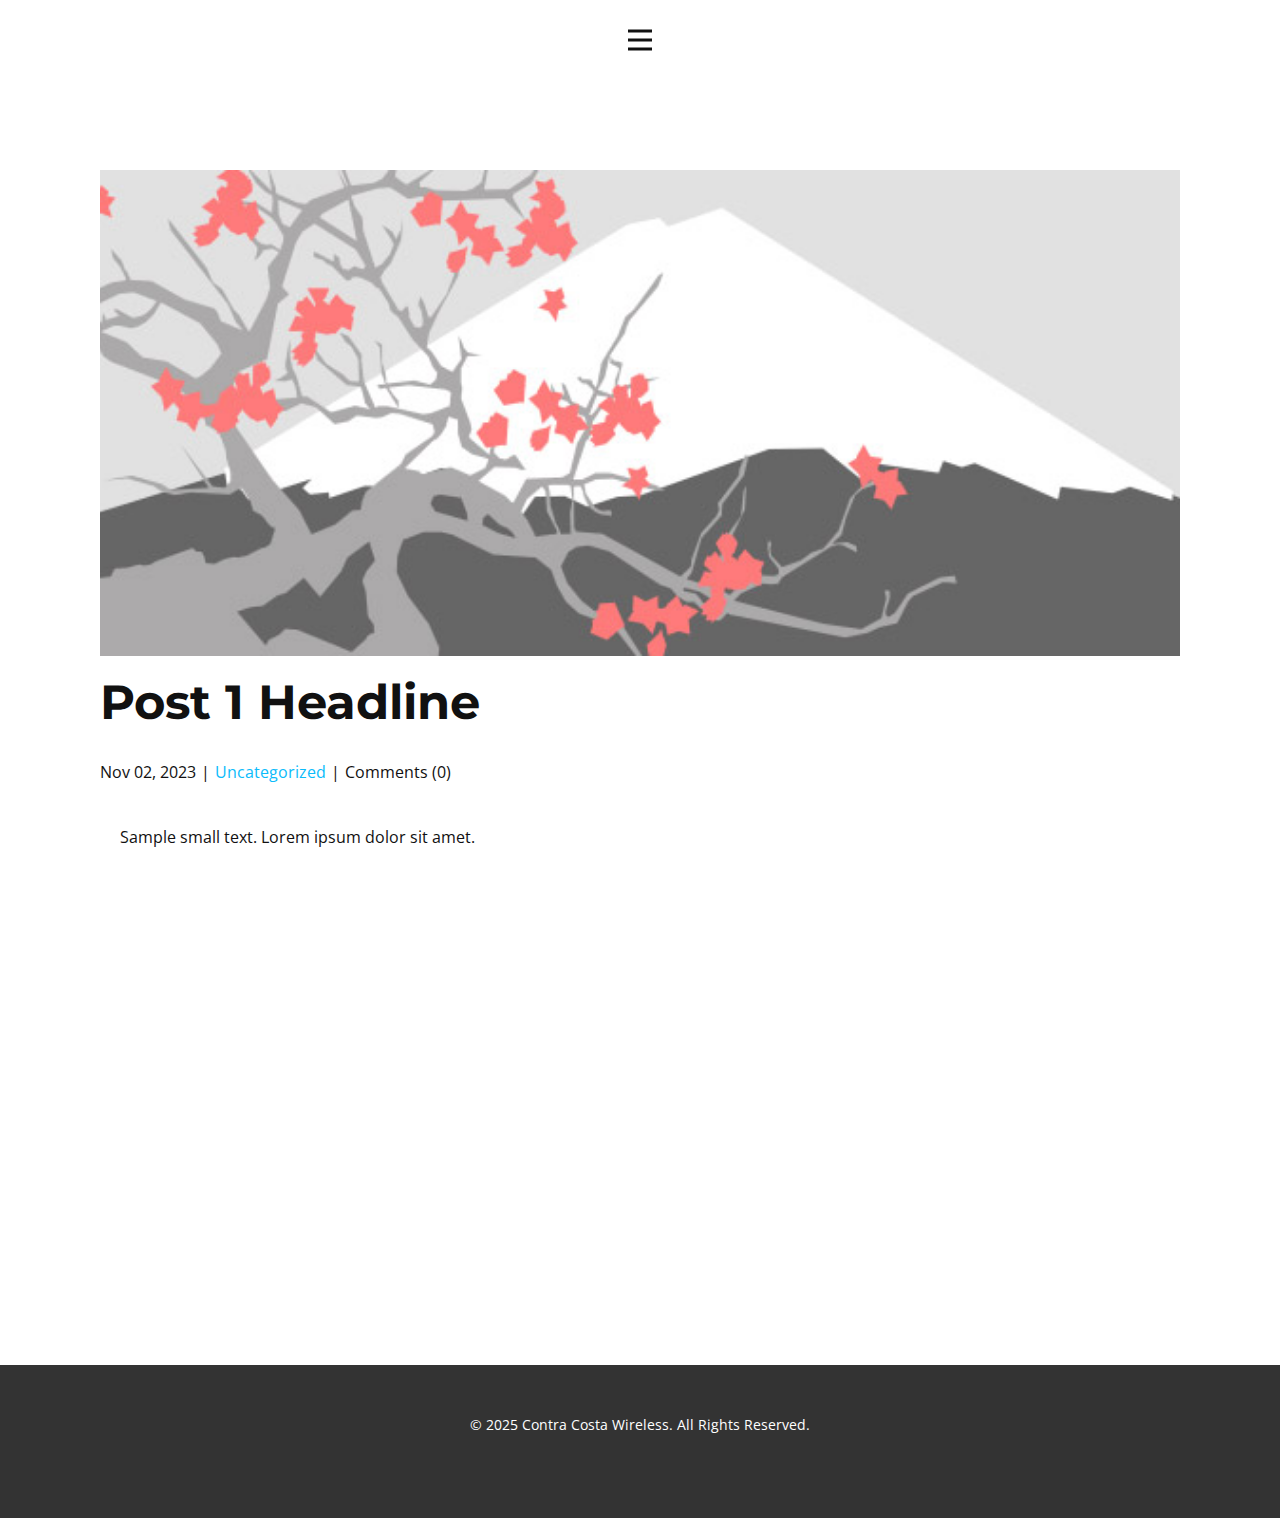
<file: blog/post.html>
<!DOCTYPE html>
<html style="font-size: 16px;" lang="en"><head>
    <meta name="viewport" content="width=device-width, initial-scale=1.0">
    <meta charset="utf-8">
    <meta name="keywords" content="Post 1 Headline">
    <meta name="description" content="">
    <title>Post 1 Headline</title>
    <link rel="stylesheet" href="../nicepage.css" media="screen">
<link rel="stylesheet" href="../Post-Template.css" media="screen">
    <script class="u-script" type="text/javascript" src="../jquery.js" defer=""></script>
    <script class="u-script" type="text/javascript" src="../nicepage.js" defer=""></script>
    <meta name="generator" content="Nicepage 7.12.19, nicepage.com">
    
    
    
    <link id="u-page-google-font" rel="stylesheet" href="https://fonts.googleapis.com/css2?display=swap&amp;family=Roboto:ital,wght@0,100;0,200;0,300;0,400;0,500;0,600;0,700;0,800;0,900;1,100;1,200;1,300;1,400;1,500;1,600;1,700;1,800;1,900&amp;family=Open+Sans:ital,wght@0,300;0,400;0,500;0,600;0,700;0,800;1,300;1,400;1,500;1,600;1,700;1,800&amp;family=Montserrat:ital,wght@0,100;0,200;0,300;0,400;0,500;0,600;0,700;0,800;0,900;1,100;1,200;1,300;1,400;1,500;1,600;1,700;1,800;1,900">
    <script type="application/ld+json">{
		"@context": "http://schema.org",
		"@type": "Organization",
		"name": ""
}</script>
    <meta name="theme-color" content="#0abbfb">
  <meta data-intl-tel-input-cdn-path="intlTelInput/"></head>
  <body data-path-to-root="./" data-include-products="false" class="u-body u-xl-mode" data-lang="en"><header class="u-clearfix u-container-align-center u-header u-header" id="sec-26ab"><div class="u-clearfix u-sheet u-sheet-1">
        <nav class="u-menu u-menu-hamburger u-offcanvas u-menu-1" data-responsive-from="XL" role="navigation">
          <div class="menu-collapse" style="font-size: 1rem; letter-spacing: 0px;">
            <a class="u-button-style u-custom-left-right-menu-spacing u-custom-padding-bottom u-custom-text-hover-color u-custom-top-bottom-menu-spacing u-hamburger-link u-nav-link u-text-active-palette-1-base u-text-hover-palette-2-base" href="#" tabindex="-1" aria-label="Open menu" aria-controls="f42d">
              <svg class="u-svg-link" viewBox="0 0 24 24"><use xlink:href="#menu-hamburger"></use></svg>
              <svg class="u-svg-content" version="1.1" id="menu-hamburger" viewBox="0 0 16 16" x="0px" y="0px" xmlns:xlink="http://www.w3.org/1999/xlink" xmlns="http://www.w3.org/2000/svg"><g><rect y="1" width="16" height="2"></rect><rect y="7" width="16" height="2"></rect><rect y="13" width="16" height="2"></rect>
</g></svg>
            </a>
          </div>
          <div class="u-custom-menu u-nav-container">
            <ul class="u-nav u-unstyled u-nav-1" role="menubar"><li class="u-nav-item" role="none"><a class="u-button-style u-nav-link u-text-active-palette-1-base u-text-hover-palette-1-light-2" href="../" style="padding: 10px 20px;" role="menuitem">Home 1</a>
</li><li class="u-nav-item" role="none"><a class="u-button-style u-nav-link u-text-active-palette-1-base u-text-hover-palette-1-light-2" href="../Team.html" style="padding: 10px 20px;" role="menuitem">Team</a>
</li><li class="u-nav-item" role="none"><a class="u-button-style u-nav-link u-text-active-palette-1-base u-text-hover-palette-1-light-2" href="../Contact.html" style="padding: 10px 20px;" role="menuitem">Contact 1</a>
</li></ul>
          </div>
          <div class="u-custom-menu u-nav-container-collapse" id="f42d" role="region" aria-label="Menu panel">
            <div class="u-black u-container-style u-inner-container-layout u-opacity u-opacity-95 u-sidenav">
              <div class="u-inner-container-layout u-sidenav-overflow">
                <div class="u-menu-close" tabindex="-1" aria-label="Close menu"></div>
                <ul class="u-align-center u-nav u-popupmenu-items u-unstyled u-nav-2"><li class="u-nav-item"><a class="u-button-style u-nav-link" href="../">Home 1</a>
</li><li class="u-nav-item"><a class="u-button-style u-nav-link" href="../Team.html">Team</a>
</li><li class="u-nav-item"><a class="u-button-style u-nav-link" href="../Contact.html">Contact 1</a>
</li></ul>
              </div>
            </div>
            <div class="u-black u-menu-overlay u-opacity u-opacity-70"></div>
          </div>
        </nav>
      </div></header>
    <section class="u-align-center u-clearfix u-section-1" id="block-1">
      <div class="u-clearfix u-sheet u-valign-middle-md u-valign-middle-sm u-valign-middle-xs u-sheet-1"><!--post_details--><!--post_details_options_json--><!--{"source":""}--><!--/post_details_options_json--><!--blog_post-->
        <div class="u-container-style u-expanded-width u-post-details u-post-details-1">
          <div class="u-container-layout u-valign-middle u-container-layout-1"><!--blog_post_image-->
            <img alt="" class="u-blog-control u-expanded-width u-image u-image-default u-image-1" src="../images/0fd3416c.jpeg"><!--/blog_post_image--><!--blog_post_header-->
            <h2 class="u-blog-control u-text u-text-1">Post 1 Headline</h2><!--/blog_post_header--><!--blog_post_metadata-->
            <div class="u-blog-control u-metadata u-metadata-1"><!--blog_post_metadata_date--><span class="u-meta-date u-meta-icon">Nov 02, 2023</span><!--/blog_post_metadata_date--><!--blog_post_metadata_category--><span class="u-meta-category u-meta-icon"><a href="/blog/blog.html#/blog-1///">Uncategorized</a></span><!--/blog_post_metadata_category--><!--blog_post_metadata_comments--><span class="u-meta-comments u-meta-icon"><!--blog_post_metadata_comments_content-->Comments (0)<!--/blog_post_metadata_comments_content--></span><!--/blog_post_metadata_comments-->
            </div><!--/blog_post_metadata--><!--blog_post_content-->
            <div class="u-align-justify u-blog-control u-post-content u-text u-text-2 fr-view">
  <p>
    <meta name="viewport" content="width=device-width, initial-scale=1.0">
    <meta charset="utf-8">
    <meta name="keywords" content=""><meta name="description" content="">
    <title></title>
    <link rel="stylesheet" href="//capp.nicepage.com/3bb2d2bf32f4cf827dee7860cd307eebbc050922/nicepage.css" media="screen" class="u-static-style"><link rel="stylesheet" href="//capp.nicepage.com/3bb2d2bf32f4cf827dee7860cd307eebbc050922/nicepage.css" media="screen" class="u-static-style"><link rel="stylesheet" href="//capp.nicepage.com/3bb2d2bf32f4cf827dee7860cd307eebbc050922/nicepage.css" media="screen" class="u-static-style"><link rel="stylesheet" href="/nicepage.css" media="screen" class="u-static-style"><link rel="stylesheet" href="//capp.nicepage.com/3bb2d2bf32f4cf827dee7860cd307eebbc050922/nicepage.css" media="screen" class="u-static-style"><link rel="stylesheet" href="//capp.nicepage.com/3bb2d2bf32f4cf827dee7860cd307eebbc050922/nicepage.css" media="screen" class="u-static-style"><link rel="stylesheet" href="//capp.nicepage.com/3bb2d2bf32f4cf827dee7860cd307eebbc050922/nicepage.css" media="screen" class="u-static-style"><link rel="stylesheet" href="/nicepage.css" media="screen">
    <script class="u-script" type="text/javascript" src="//capp.nicepage.com/assets/jquery-1.9.1.min.js" defer=""></script>
    <script class="u-script" type="text/javascript" src="//capp.nicepage.com/3007bee5b83aa4921ec34a2ecd73584c9bf88378/nicepage.js" defer=""></script>
</p><section class="u-clearfix u-valign-top u-block-d557-1" custom-posts-hash="T" data-section-properties="{&quot;margin&quot;:&quot;none&quot;,&quot;stretch&quot;:true}" data-id="d557" data-posts-content="[{'images':[],'maps':[],'videos':[],'icons':[],'textWidth':'','textHeight':'','id':1,'headingProp':'h3','textProp':'text'}]" style="min-height: 500px">
  <div class="u-clearfix u-rich-text u-text u-block-d557-4" data-state="{&quot;margin-top&quot;:{&quot;shouldApplyDefaultMargins&quot;:{&quot;XL&quot;:false,&quot;LG&quot;:false,&quot;MD&quot;:false,&quot;SM&quot;:true,&quot;XS&quot;:true},&quot;parentVerticalAlign&quot;:{&quot;XL&quot;:&quot;top&quot;,&quot;LG&quot;:&quot;top&quot;,&quot;MD&quot;:&quot;top&quot;,&quot;SM&quot;:&quot;top&quot;,&quot;XS&quot;:&quot;top&quot;}},&quot;margin-bottom&quot;:{&quot;shouldApplyDefaultMargins&quot;:{&quot;XL&quot;:false,&quot;LG&quot;:false,&quot;MD&quot;:false,&quot;SM&quot;:true,&quot;XS&quot;:true},&quot;parentVerticalAlign&quot;:{&quot;XL&quot;:&quot;top&quot;,&quot;LG&quot;:&quot;top&quot;,&quot;MD&quot;:&quot;top&quot;,&quot;SM&quot;:&quot;top&quot;,&quot;XS&quot;:&quot;top&quot;}}}" style="padding-left: 20px; padding-right: 20px">
  Sample small text. Lorem ipsum dolor sit amet.
  </div>
  <style data-mode="XL">@media (min-width: 1200px) {
  .u-block-d557-1 {
    min-height: 500px;
  }
  .u-block-d557-4 {
    padding-left: 20px;
    padding-right: 20px;
  }
}</style>
  <style data-mode="LG">@media (max-width: 1199px) and (min-width: 992px) {
  .u-block-d557-1 {
    min-height: 500px;
  }
  .u-block-d557-4 {
    padding-left: 20px;
    padding-right: 20px;
  }
}</style>
  <style data-mode="MD">@media (max-width: 991px) and (min-width: 768px) {
  .u-block-d557-1 {
    min-height: 500px;
  }
  .u-block-d557-4 {
    padding-left: 20px;
    padding-right: 20px;
  }
}</style>
  <style data-mode="SM">@media (max-width: 767px) and (min-width: 576px) {
  .u-block-d557-1 {
    min-height: 500px;
  }
  .u-block-d557-4 {
    padding-left: 20px;
    padding-right: 20px;
    margin-top: 60px;
    margin-bottom: 60px;
  }
}</style>
  <style data-mode="XS">@media (max-width: 575px) {
  .u-block-d557-1 {
    min-height: 500px;
  }
  .u-block-d557-4 {
    padding-left: 20px;
    padding-right: 20px;
    margin-top: 60px;
    margin-bottom: 60px;
  }
}</style>
</section>
<p></p>
  </div><!--/blog_post_content-->
          </div>
        </div><!--/blog_post--><!--/post_details-->
      </div>
    </section>
    
    
    
    <footer class="u-align-center u-clearfix u-container-align-center u-footer u-grey-80 u-footer" id="sec-29e7"><div class="u-clearfix u-sheet u-sheet-1">
        <p class="u-small-text u-text u-text-variant u-text-1"> © 2025 Contra Costa Wireless. All Rights Reserved.<br>
        </p>
      </div></footer>
    <section class="u-backlink u-clearfix u-grey-80"></section>
  
</body></html>
</file>
